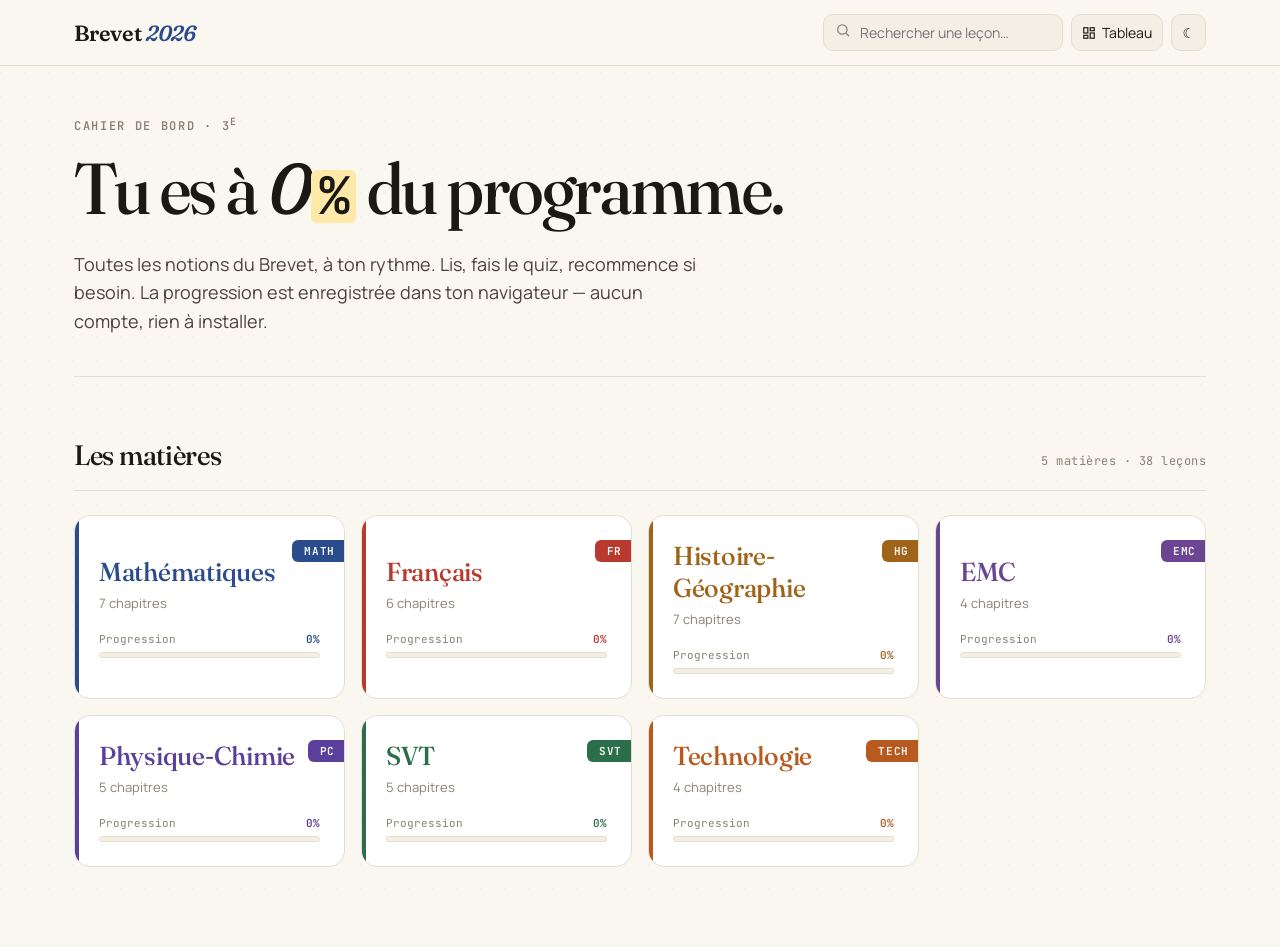
<file: index.html>
<!DOCTYPE html>
<html lang="fr" data-theme="light">
<head>
<meta charset="UTF-8">
<meta name="viewport" content="width=device-width, initial-scale=1.0">
<title>Révisions Brevet 3ᵉ — Cahier de bord</title>
<link rel="preconnect" href="https://fonts.googleapis.com">
<link rel="preconnect" href="https://fonts.gstatic.com" crossorigin>
<link href="https://fonts.googleapis.com/css2?family=Fraunces:ital,opsz,wght@0,9..144,400;0,9..144,500;0,9..144,600;0,9..144,700;0,9..144,900;1,9..144,400&family=Manrope:wght@400;500;600;700;800&family=JetBrains+Mono:wght@400;600&display=swap" rel="stylesheet">
<link rel="stylesheet" href="styles.css">
</head>
<body>

<header class="header">
  <div class="header-inner">
    <button class="brand" onclick="go({view:'home'})">Brevet <em>2026</em></button>
    <div class="header-actions">
      <div class="search-wrap">
        <span class="search-icon">
          <svg width="16" height="16" viewBox="0 0 24 24" fill="none" stroke="currentColor" stroke-width="2"><circle cx="11" cy="11" r="7"/><path d="m21 21-4.3-4.3"/></svg>
        </span>
        <input class="search" type="text" placeholder="Rechercher une leçon…" id="searchInput" oninput="onSearch(event)" onfocus="onSearch(event)">
      </div>
      <button class="icon-btn" onclick="go({view:'dashboard'})" title="Tableau de bord">
        <svg width="14" height="14" viewBox="0 0 24 24" fill="none" stroke="currentColor" stroke-width="2"><rect x="3" y="3" width="7" height="9"/><rect x="14" y="3" width="7" height="5"/><rect x="14" y="12" width="7" height="9"/><rect x="3" y="16" width="7" height="5"/></svg>
        <span class="hide-mobile">Tableau</span>
      </button>
      <button class="icon-btn" onclick="toggleTheme()" title="Mode sombre" id="themeBtn">
        <span id="themeIcon">☾</span>
      </button>
    </div>
  </div>
</header>

<main class="main" id="app"></main>

<script>
/* ============================================
   DATA — toutes les matières, leçons et quiz
   sera injecté juste après ce squelette
   ============================================ */
const DATA = {};

/* ============================================
   STATE & STORAGE
   ============================================ */
const STORAGE_KEY = 'brevet-revisions-v1';
let state = {
  view: 'home',
  subject: null,
  lesson: null,
  quizState: null,
  searchQuery: '',
};

let progress = loadProgress();

function loadProgress() {
  try {
    const raw = localStorage.getItem(STORAGE_KEY);
    if (raw) return JSON.parse(raw);
  } catch (e) { console.warn('Storage read failed', e); }
  return {
    revised: {}, // {subjectId: {lessonId: true}}
    quizScores: {}, // {subjectId: {lessonId: [{score, total, date}]}}
    points: 0,
    theme: 'light',
  };
}

function saveProgress() {
  try {
    localStorage.setItem(STORAGE_KEY, JSON.stringify(progress));
  } catch (e) { console.warn('Storage write failed', e); }
}

function toggleTheme() {
  const cur = document.documentElement.getAttribute('data-theme');
  const next = cur === 'light' ? 'dark' : 'light';
  document.documentElement.setAttribute('data-theme', next);
  document.getElementById('themeIcon').textContent = next === 'light' ? '☾' : '☀';
  progress.theme = next;
  saveProgress();
}

// init theme
if (progress.theme === 'dark') {
  document.documentElement.setAttribute('data-theme', 'dark');
  setTimeout(() => { document.getElementById('themeIcon').textContent = '☀'; }, 0);
}

/* ============================================
   ROUTER
   ============================================ */
function go(newState) {
  state = { ...state, ...newState };
  if (newState.view) state.searchQuery = '';
  window.scrollTo({ top: 0, behavior: 'instant' });
  render();
}

/* ============================================
   PROGRESS HELPERS
   ============================================ */
function isRevised(subjectId, lessonId) {
  return !!(progress.revised[subjectId] && progress.revised[subjectId][lessonId]);
}
function toggleRevised(subjectId, lessonId) {
  if (!progress.revised[subjectId]) progress.revised[subjectId] = {};
  if (progress.revised[subjectId][lessonId]) {
    delete progress.revised[subjectId][lessonId];
  } else {
    progress.revised[subjectId][lessonId] = true;
    progress.points += 10;
  }
  saveProgress();
}
function recordQuizScore(subjectId, lessonId, score, total) {
  if (!progress.quizScores[subjectId]) progress.quizScores[subjectId] = {};
  if (!progress.quizScores[subjectId][lessonId]) progress.quizScores[subjectId][lessonId] = [];
  progress.quizScores[subjectId][lessonId].push({ score, total, date: Date.now() });
  progress.points += score * 5;
  saveProgress();
}
function bestQuizScore(subjectId, lessonId) {
  const scores = progress.quizScores[subjectId]?.[lessonId];
  if (!scores || !scores.length) return null;
  return scores.reduce((max, s) => (s.score / s.total) > (max.score / max.total) ? s : max);
}
function subjectProgress(subjectId) {
  const subj = DATA[subjectId];
  if (!subj) return 0;
  const total = subj.lessons.length;
  if (!total) return 0;
  const done = Object.keys(progress.revised[subjectId] || {}).length;
  return Math.round((done / total) * 100);
}
function globalProgress() {
  let total = 0, done = 0;
  Object.keys(DATA).forEach(sid => {
    total += DATA[sid].lessons.length;
    done += Object.keys(progress.revised[sid] || {}).length;
  });
  return total ? Math.round((done / total) * 100) : 0;
}

/* ============================================
   UTILS
   ============================================ */
function shuffle(arr) {
  const a = [...arr];
  for (let i = a.length - 1; i > 0; i--) {
    const j = Math.floor(Math.random() * (i + 1));
    [a[i], a[j]] = [a[j], a[i]];
  }
  return a;
}

function readingTime(content) {
  const text = content.replace(/<[^>]+>/g, ' ');
  const words = text.trim().split(/\s+/).length;
  return Math.max(3, Math.ceil(words / 200));
}

function escapeHtml(s) {
  return String(s).replace(/[&<>"']/g, c => ({'&':'&amp;','<':'&lt;','>':'&gt;','"':'&quot;',"'":'&#39;'}[c]));
}

function ytSearchUrl(query) {
  return 'https://www.youtube.com/results?search_query=' + encodeURIComponent(query + ' brevet 3e');
}

function youtubeLinks(queries) {
  return queries.map(q => `
    <a class="video-link" href="${ytSearchUrl(q)}" target="_blank" rel="noopener">
      <span class="play">
        <svg width="14" height="14" viewBox="0 0 24 24" fill="currentColor"><path d="M8 5v14l11-7z"/></svg>
      </span>
      <span class="title">${escapeHtml(q)}</span>
      <span class="arrow">↗</span>
    </a>
  `).join('');
}

function setSubjectVars(subjectId) {
  const colors = {
    maths: { c: 'var(--maths)', s: 'var(--maths-soft)' },
    francais: { c: 'var(--fr)', s: 'var(--fr-soft)' },
    histoiregeo: { c: 'var(--hg)', s: 'var(--hg-soft)' },
    emc: { c: 'var(--emc)', s: 'var(--emc-soft)' },
    sciences: { c: 'var(--svt)', s: 'var(--svt-soft)' },
    physiquechimie: { c: 'var(--pc)', s: 'var(--pc-soft)' },
    svt: { c: 'var(--svt)', s: 'var(--svt-soft)' },
    technologie: { c: 'var(--tech)', s: 'var(--tech-soft)' },
  };
  const cs = colors[subjectId] || { c: 'var(--ink)', s: 'var(--paper-deep)' };
  return `--subject-color: ${cs.c}; --subject-soft: ${cs.s};`;
}

function encouragement(pct) {
  if (pct === 100) return "Sans-faute. Tu maîtrises le sujet — passe à la suite.";
  if (pct >= 80) return "Très solide. Encore un tour pour aller chercher le 20/20.";
  if (pct >= 60) return "Bien parti. Reprends les questions ratées et retente.";
  if (pct >= 40) return "Tu accroches. La fiche de révision va consolider tout ça.";
  if (pct >= 20) return "Il faut relire la leçon — l'essentiel n'est pas encore en place.";
  return "Ce chapitre n'est pas acquis. Relis la fiche tranquillement, puis reviens.";
}

/* ============================================
   RENDER
   ============================================ */
function render() {
  const app = document.getElementById('app');
  if (state.searchQuery && state.searchQuery.length >= 2) {
    app.innerHTML = renderSearch();
  } else if (state.view === 'home') {
    app.innerHTML = renderHome();
  } else if (state.view === 'subject') {
    app.innerHTML = renderSubject(state.subject);
  } else if (state.view === 'lesson') {
    app.innerHTML = renderLesson(state.subject, state.lesson);
  } else if (state.view === 'quiz') {
    app.innerHTML = renderQuiz();
  } else if (state.view === 'quiz-result') {
    app.innerHTML = renderQuizResult();
  } else if (state.view === 'dashboard') {
    app.innerHTML = renderDashboard();
  }
}

/* ----- HOME ----- */
function renderHome() {
  const pct = globalProgress();
  const subjects = Object.keys(DATA);
  return `
    <section class="hero">
      <div class="hero-eyebrow">Cahier de bord · 3<sup>e</sup></div>
      <h1 class="hero-title">
        Tu es à <em>${pct}<span class="pct">%</span></em> du programme.
      </h1>
      <p class="hero-sub">Toutes les notions du Brevet, à ton rythme. Lis, fais le quiz, recommence si besoin. La progression est enregistrée dans ton navigateur — aucun compte, rien à installer.</p>
    </section>

    <section class="section" style="margin-top:0;">
      <div class="section-head">
        <h2 class="section-title">Les matières</h2>
        <span class="section-meta">5 matières · ${Object.values(DATA).reduce((n,s)=>n+s.lessons.length,0)} leçons</span>
      </div>
      <div class="subjects">
        ${subjects.map(sid => {
          const s = DATA[sid];
          const p = subjectProgress(sid);
          return `
            <button class="subject-card" style="${setSubjectVars(sid)}" onclick="go({view:'subject', subject:'${sid}'})">
              <span class="tab">${s.code}</span>
              <h3>${s.name}</h3>
              <div class="lessons-count">${s.lessons.length} chapitres</div>
              <div class="subject-progress">
                <div class="progress-label">
                  <span>Progression</span>
                  <span class="val">${p}%</span>
                </div>
                <div class="progress-track"><div class="progress-fill" style="width:${p}%"></div></div>
              </div>
            </button>
          `;
        }).join('')}
      </div>
    </section>

    ${pct > 0 ? `<div class="banner">${encouragement(pct).replace(/^./, c=>c.toUpperCase())}</div>` : ''}
  `;
}

/* ----- SUBJECT ----- */
function renderSubject(sid) {
  const s = DATA[sid];
  if (!s) return renderHome();
  const p = subjectProgress(sid);
  const done = Object.keys(progress.revised[sid] || {}).length;

  return `
    <div style="${setSubjectVars(sid)}">
      <button class="crumb" onclick="go({view:'home'})">← Toutes les matières</button>

      <header class="subject-header">
        <div class="subject-eyebrow">${s.code}</div>
        <h1 class="subject-h1">${s.headline}</h1>
        <p style="font-size:18px; color:var(--ink-soft); max-width:680px; margin-bottom:24px;">${s.intro}</p>
        <div class="subject-meta">
          <div><strong>${s.lessons.length}</strong> chapitres</div>
          <div><strong>${done}</strong> révisés</div>
          <div><strong>${p}%</strong> de progression</div>
        </div>
        <div class="subject-actions">
          <button class="btn btn-primary" onclick="startMixedQuiz('${sid}')">
            <svg width="16" height="16" viewBox="0 0 24 24" fill="none" stroke="currentColor" stroke-width="2.5"><path d="M9 11l3 3L22 4"/><path d="M21 12v7a2 2 0 0 1-2 2H5a2 2 0 0 1-2-2V5a2 2 0 0 1 2-2h11"/></svg>
            Quiz général de la matière
          </button>
        </div>
      </header>

      <div class="lessons-list">
        ${s.lessons.map((l, i) => {
          const revised = isRevised(sid, l.id);
          const best = bestQuizScore(sid, l.id);
          return `
            <button class="lesson-row" onclick="go({view:'lesson', subject:'${sid}', lesson:'${l.id}'})">
              <div class="lesson-num">${String(i+1).padStart(2, '0')}</div>
              <div class="lesson-info">
                <h4>${l.title}</h4>
                <div class="meta">
                  <span>${readingTime(l.content)} min de lecture</span>
                  ${best ? `<span class="dot"></span><span>meilleur score : ${best.score}/${best.total}</span>` : ''}
                </div>
              </div>
              <div class="lesson-status">
                <span class="status-pill ${revised ? 'done' : 'todo'}">${revised ? '✓ Révisée' : 'À voir'}</span>
              </div>
            </button>
          `;
        }).join('')}
      </div>
    </div>
  `;
}

/* ----- LESSON ----- */
function renderLesson(sid, lid) {
  const s = DATA[sid];
  if (!s) return renderHome();
  const l = s.lessons.find(x => x.id === lid);
  if (!l) return renderSubject(sid);

  const revised = isRevised(sid, lid);
  const time = readingTime(l.content);

  return `
    <div style="${setSubjectVars(sid)}">
      <button class="crumb" onclick="go({view:'subject', subject:'${sid}'})">← ${s.name}</button>

      <article class="lesson-article">
        <div class="lesson-eyebrow">${s.name} · Chapitre ${s.lessons.indexOf(l)+1}</div>
        <h1 class="lesson-title">${l.title}</h1>
        <div class="lesson-meta">
          <span>${time} min de lecture</span>
          ${revised ? '<span>· révisée</span>' : ''}
        </div>

        <div class="lesson-content">${l.content}</div>

        ${l.review ? `
          <div class="review-card">
            <h3>${l.review.title || 'À retenir'}</h3>
            <ul>${l.review.points.map(p => `<li>${p}</li>`).join('')}</ul>
          </div>
        ` : ''}

        ${l.videos && l.videos.length ? `
          <section class="videos-section">
            <h3>Vidéos recommandées</h3>
            ${youtubeLinks(l.videos)}
          </section>
        ` : ''}

        <footer class="lesson-footer">
          <button class="btn ${revised ? 'btn-done' : 'btn-ghost'}" onclick="toggleRevised('${sid}','${lid}'); render();">
            ${revised ? '✓ Révisée' : 'Marquer comme révisée'}
          </button>
          <button class="btn btn-primary" onclick="startLessonQuiz('${sid}','${lid}')">
            Lancer le quiz →
          </button>
        </footer>
      </article>
    </div>
  `;
}

/* ============================================
   QUIZ ENGINE
   ============================================ */
function buildQuizSet(questions, n) {
  // mélanger questions, en prendre n, mélanger options des QCM
  const pick = shuffle(questions).slice(0, Math.min(n, questions.length));
  return pick.map(q => {
    if (q.type === 'qcm') {
      const opts = q.options.map((text, i) => ({ text, isCorrect: i === q.correct }));
      const shuffled = shuffle(opts);
      return { ...q, _options: shuffled };
    }
    return { ...q };
  });
}

function startLessonQuiz(sid, lid) {
  const s = DATA[sid];
  const l = s.lessons.find(x => x.id === lid);
  if (!l || !l.quiz || !l.quiz.length) {
    alert('Quiz indisponible pour cette leçon.');
    return;
  }
  state.quizState = {
    sid, lid,
    questions: buildQuizSet(l.quiz, Math.min(8, l.quiz.length)),
    current: 0,
    answers: [],
    selected: null,
    revealed: false,
    title: l.title,
  };
  go({ view: 'quiz' });
}

function startMixedQuiz(sid) {
  const s = DATA[sid];
  // collecter toutes les questions de la matière
  const all = [];
  s.lessons.forEach(l => {
    if (l.quiz) {
      l.quiz.forEach(q => all.push({ ...q, _from: l.title }));
    }
  });
  if (!all.length) { alert('Pas de questions disponibles.'); return; }
  state.quizState = {
    sid, lid: null,
    questions: buildQuizSet(all, 10),
    current: 0,
    answers: [],
    selected: null,
    revealed: false,
    title: `Quiz général ${s.name}`,
  };
  go({ view: 'quiz' });
}

function selectOption(idx) {
  if (!state.quizState || state.quizState.revealed) return;
  state.quizState.selected = idx;
  render();
}

function updateShortAnswer(val) {
  state.quizState.selected = val;
}

function submitAnswer() {
  const q = state.quizState.questions[state.quizState.current];
  let isCorrect = false;
  let given = state.quizState.selected;

  if (q.type === 'qcm') {
    if (given === null || given === undefined) return;
    isCorrect = q._options[given].isCorrect;
  } else if (q.type === 'tf') {
    if (given === null) return;
    isCorrect = (given === q.correct);
  } else if (q.type === 'short') {
    given = (given || '').toString().trim().toLowerCase();
    if (!given) return;
    const accepted = q.accepted.map(a => a.toLowerCase());
    isCorrect = accepted.some(a => given === a || given.replace(/\s+/g,'') === a.replace(/\s+/g,''));
  }

  state.quizState.answers.push({ question: q, given, isCorrect });
  state.quizState.revealed = true;
  render();
}

function nextQuestion() {
  state.quizState.current++;
  state.quizState.selected = null;
  state.quizState.revealed = false;
  if (state.quizState.current >= state.quizState.questions.length) {
    finishQuiz();
  } else {
    render();
  }
}

function finishQuiz() {
  const qs = state.quizState;
  const score = qs.answers.filter(a => a.isCorrect).length;
  const total = qs.questions.length;
  if (qs.lid) recordQuizScore(qs.sid, qs.lid, score, total);
  else {
    // mixed: enregistrer comme général
    if (!progress.quizScores[qs.sid]) progress.quizScores[qs.sid] = {};
    if (!progress.quizScores[qs.sid]['_general']) progress.quizScores[qs.sid]['_general'] = [];
    progress.quizScores[qs.sid]['_general'].push({ score, total, date: Date.now() });
    progress.points += score * 5;
    saveProgress();
  }
  go({ view: 'quiz-result' });
}

function renderQuiz() {
  const qs = state.quizState;
  if (!qs) return renderHome();
  const sid = qs.sid;
  const q = qs.questions[qs.current];
  const pct = ((qs.current) / qs.questions.length) * 100;

  let optionsHtml = '';
  if (q.type === 'qcm') {
    const letters = ['A', 'B', 'C', 'D', 'E'];
    optionsHtml = `
      <div class="quiz-options">
        ${q._options.map((opt, i) => {
          let cls = 'quiz-option';
          if (qs.revealed) {
            if (opt.isCorrect) cls += ' correct';
            else if (qs.selected === i) cls += ' incorrect';
            cls += ' disabled';
          } else if (qs.selected === i) {
            cls += ' selected';
          }
          return `
            <button class="${cls}" onclick="selectOption(${i})">
              <span class="letter">${letters[i]}</span>
              <span>${opt.text}</span>
            </button>
          `;
        }).join('')}
      </div>
    `;
  } else if (q.type === 'tf') {
    optionsHtml = `
      <div class="quiz-options">
        ${[true, false].map(val => {
          const label = val ? 'Vrai' : 'Faux';
          let cls = 'quiz-option';
          if (qs.revealed) {
            if (val === q.correct) cls += ' correct';
            else if (qs.selected === val) cls += ' incorrect';
            cls += ' disabled';
          } else if (qs.selected === val) {
            cls += ' selected';
          }
          return `
            <button class="${cls}" onclick="selectOption(${val})">
              <span class="letter">${val ? 'V' : 'F'}</span>
              <span>${label}</span>
            </button>
          `;
        }).join('')}
      </div>
    `;
  } else if (q.type === 'short') {
    optionsHtml = `
      <input type="text" class="quiz-input" placeholder="Ta réponse…" 
             value="${qs.revealed ? escapeHtml(qs.selected || '') : ''}"
             ${qs.revealed ? 'disabled' : ''}
             oninput="updateShortAnswer(this.value)" 
             onkeypress="if(event.key==='Enter'){submitAnswer()}">
      ${qs.revealed ? `
        <div style="font-size:14px; margin-bottom:16px;">
          ${qs.answers[qs.answers.length-1].isCorrect 
            ? '<span style="color:var(--ok); font-weight:600;">✓ Bonne réponse</span>' 
            : `<span style="color:var(--bad); font-weight:600;">✗ Mauvaise réponse.</span> Réponse attendue : <strong>${escapeHtml(q.accepted[0])}</strong>`}
        </div>
      ` : ''}
    `;
  }

  const typeLabel = { qcm: 'QCM', tf: 'Vrai / Faux', short: 'Réponse courte' }[q.type];

  return `
    <div class="quiz-shell" style="${setSubjectVars(sid)}">
      <button class="crumb" onclick="if(confirm('Quitter le quiz ?')) go({view: '${qs.lid ? 'lesson' : 'subject'}', subject: '${sid}'${qs.lid ? `, lesson: '${qs.lid}'` : ''}})">← Quitter</button>

      <header class="quiz-header">
        <div class="quiz-progress"><div class="quiz-progress-fill" style="width:${pct}%"></div></div>
        <div class="quiz-counter">
          <span>${qs.title}</span>
          <span>Question <strong>${qs.current + 1}</strong> / ${qs.questions.length}</span>
        </div>
      </header>

      <div class="quiz-type-badge">${typeLabel}</div>
      <h2 class="quiz-question">${q.question}</h2>

      ${optionsHtml}

      ${qs.revealed && q.explain ? `
        <div class="quiz-explanation">
          <strong>Explication.</strong> ${q.explain}
        </div>
      ` : ''}

      <div class="quiz-actions">
        ${qs.revealed
          ? `<button class="btn btn-primary" onclick="nextQuestion()">${qs.current + 1 >= qs.questions.length ? 'Voir le résultat' : 'Question suivante'} →</button>`
          : `<button class="btn btn-primary" onclick="submitAnswer()">Valider</button>`
        }
      </div>
    </div>
  `;
}

function renderQuizResult() {
  const qs = state.quizState;
  if (!qs) return renderHome();
  const sid = qs.sid;
  const score = qs.answers.filter(a => a.isCorrect).length;
  const total = qs.questions.length;
  const pct = Math.round((score / total) * 100);

  return `
    <div class="quiz-shell" style="${setSubjectVars(sid)}">
      <div class="result">
        <div class="result-score">${score}<em>/</em>${total}</div>
        <div class="result-pct">${pct}% de réussite</div>
        <p class="result-message">${encouragement(pct)}</p>
        <div class="result-breakdown">
          <div class="result-stat good">
            <span class="n">${score}</span>
            <span class="l">Bonnes réponses</span>
          </div>
          <div class="result-stat bad">
            <span class="n">${total - score}</span>
            <span class="l">Erreurs</span>
          </div>
          <div class="result-stat">
            <span class="n">+${score * 5}</span>
            <span class="l">Points gagnés</span>
          </div>
        </div>
        <div class="result-actions">
          ${qs.lid
            ? `<button class="btn btn-primary" onclick="startLessonQuiz('${qs.sid}','${qs.lid}')">Refaire un quiz</button>
               <button class="btn btn-ghost" onclick="go({view:'lesson', subject:'${qs.sid}', lesson:'${qs.lid}'})">Revoir la leçon</button>`
            : `<button class="btn btn-primary" onclick="startMixedQuiz('${qs.sid}')">Refaire un quiz</button>
               <button class="btn btn-ghost" onclick="go({view:'subject', subject:'${qs.sid}'})">Retour aux chapitres</button>`
          }
        </div>
      </div>

      <div class="result-review">
        <h3>Correction détaillée</h3>
        ${qs.answers.map((a, i) => {
          const q = a.question;
          let yourAns = '', correctAns = '';
          if (q.type === 'qcm') {
            const correctOpt = q._options.find(o => o.isCorrect);
            const givenOpt = q._options[a.given];
            yourAns = givenOpt ? givenOpt.text : '—';
            correctAns = correctOpt.text;
          } else if (q.type === 'tf') {
            yourAns = a.given ? 'Vrai' : 'Faux';
            correctAns = q.correct ? 'Vrai' : 'Faux';
          } else if (q.type === 'short') {
            yourAns = a.given || '—';
            correctAns = q.accepted[0];
          }
          return `
            <div class="review-item">
              <div class="q">${i+1}. ${q.question}</div>
              <div class="your-ans ${a.isCorrect ? 'right' : 'wrong'}">
                ${a.isCorrect ? '✓' : '✗'} Ta réponse : ${escapeHtml(yourAns)}
              </div>
              ${!a.isCorrect ? `<div class="correct-ans">✓ Bonne réponse : ${escapeHtml(correctAns)}</div>` : ''}
              ${q.explain ? `<div class="expl">${q.explain}</div>` : ''}
            </div>
          `;
        }).join('')}
      </div>
    </div>
  `;
}

/* ----- DASHBOARD ----- */
function renderDashboard() {
  const pct = globalProgress();
  const totalLessons = Object.values(DATA).reduce((n,s)=>n+s.lessons.length,0);
  const doneLessons = Object.values(progress.revised).reduce((n,o)=>n+Object.keys(o).length,0);
  const totalQuizzes = Object.values(progress.quizScores).reduce((n,o)=>n+Object.values(o).reduce((m,arr)=>m+arr.length,0),0);

  return `
    <button class="crumb" onclick="go({view:'home'})">← Accueil</button>

    <header style="margin-bottom:48px;">
      <div style="font-family: 'JetBrains Mono', monospace; font-size:12px; letter-spacing:0.14em; color:var(--ink-mute); text-transform:uppercase; margin-bottom:12px;">Tableau de bord</div>
      <h1 style="font-family:'Fraunces',serif; font-weight:500; font-variation-settings:'opsz' 144,'SOFT' 30; font-size:clamp(40px,6vw,72px); letter-spacing:-0.02em; line-height:1;">
        Tes <em style="font-style:italic; font-variation-settings:'opsz' 144,'SOFT' 100;">progrès</em>.
      </h1>
    </header>

    <div class="dashboard-grid">
      <div class="dash-stat">
        <div class="label">Progression globale</div>
        <div class="value">${pct}<em>%</em></div>
      </div>
      <div class="dash-stat">
        <div class="label">Leçons révisées</div>
        <div class="value">${doneLessons}<em>/${totalLessons}</em></div>
      </div>
      <div class="dash-stat">
        <div class="label">Quiz réalisés</div>
        <div class="value">${totalQuizzes}</div>
      </div>
      <div class="dash-stat">
        <div class="label">Points</div>
        <div class="value">${progress.points}</div>
      </div>
    </div>

    <div class="section">
      <div class="section-head">
        <h2 class="section-title">Par matière</h2>
        <span class="section-meta">Détail des révisions</span>
      </div>
      ${Object.keys(DATA).map(sid => {
        const s = DATA[sid];
        const p = subjectProgress(sid);
        const done = Object.keys(progress.revised[sid] || {}).length;
        const colors = { maths:'var(--maths)', francais:'var(--fr)', histoiregeo:'var(--hg)', emc:'var(--emc)', physiquechimie:'var(--pc)', svt:'var(--svt)', technologie:'var(--tech)' };
        return `
          <div class="dash-subject-row" style="--subject-color: ${colors[sid]};">
            <div class="name"><span class="dot" style="background:${colors[sid]};"></span>${s.name}</div>
            <div class="progress-track"><div class="progress-fill" style="width:${p}%; background:${colors[sid]};"></div></div>
            <div class="nums">${done}/${s.lessons.length} · ${p}%</div>
          </div>
        `;
      }).join('')}
    </div>

    <div style="margin-top: 48px; padding-top: 32px; border-top: 1px solid var(--rule);">
      <button class="btn btn-ghost" onclick="if(confirm('Tout effacer ? Cette action est définitive.')){progress={revised:{},quizScores:{},points:0,theme:progress.theme};saveProgress();render();}">
        Réinitialiser la progression
      </button>
    </div>
  `;
}

/* ----- SEARCH ----- */
function onSearch(e) {
  const v = e.target.value;
  state.searchQuery = v;
  if (v && v.length >= 2) render();
  else if (!v) render();
}

function renderSearch() {
  const q = state.searchQuery.toLowerCase();
  const hits = [];
  Object.keys(DATA).forEach(sid => {
    DATA[sid].lessons.forEach(l => {
      if (l.title.toLowerCase().includes(q) || l.content.toLowerCase().includes(q)) {
        hits.push({ sid, l, subjectName: DATA[sid].name });
      }
    });
  });
  const colors = { maths:'var(--maths)', francais:'var(--fr)', histoiregeo:'var(--hg)', emc:'var(--emc)', physiquechimie:'var(--pc)', svt:'var(--svt)', technologie:'var(--tech)' };
  return `
    <div style="margin-bottom:24px; color:var(--ink-mute); font-size:14px;">${hits.length} résultat${hits.length>1?'s':''} pour « ${escapeHtml(state.searchQuery)} »</div>
    ${hits.length ? `
      <div class="search-results">
        ${hits.map(h => `
          <button class="search-result" onclick="document.getElementById('searchInput').value=''; state.searchQuery=''; go({view:'lesson', subject:'${h.sid}', lesson:'${h.l.id}'})">
            <span class="subj-tag" style="background:${colors[h.sid]};">${DATA[h.sid].code}</span>
            <span class="title">${h.l.title}</span>
          </button>
        `).join('')}
      </div>
    ` : '<div class="no-results">Aucune leçon ne correspond. Essaie un autre mot-clé.</div>'}
  `;
}

/* ============================================
   BOOT
   ============================================ */
// render appelé après injection de DATA dans le script suivant
</script>

<script id="data-script">
Object.assign(DATA, {

/* ============================================================
   MATHÉMATIQUES
   ============================================================ */
maths: {
  name: 'Mathématiques',
  code: 'MATH',
  headline: 'Calculer, démontrer, <em>raisonner</em>.',
  intro: "Tout ce qui peut tomber au Brevet en maths : Pythagore, Thalès, trigonométrie, calcul littéral, fonctions, statistiques et probabilités. Avec exemples résolus et fiches courtes.",
  lessons: [
    {
      id: 'pythagore',
      title: 'Théorème de Pythagore',
      content: `
<p>Le théorème de Pythagore relie les <strong>trois côtés d'un triangle rectangle</strong>. C'est l'un des outils les plus utilisés au Brevet : il sert à <strong>calculer une longueur manquante</strong>, ou à <strong>démontrer qu'un triangle est rectangle</strong> grâce à sa réciproque.</p>

<h2>Énoncé direct</h2>
<p>Si un triangle est rectangle, alors le carré de l'hypoténuse est égal à la somme des carrés des deux autres côtés. L'<strong>hypoténuse</strong> est le côté <em>opposé à l'angle droit</em> — c'est toujours le plus long.</p>

<div class="formula">Dans un triangle ABC rectangle en A : BC² = AB² + AC²</div>

<div class="example">
<p>Un triangle ABC est rectangle en A, avec AB = 3 cm et AC = 4 cm. Calculer BC.</p>
<p>D'après le théorème de Pythagore :</p>
<p><code>BC² = AB² + AC² = 3² + 4² = 9 + 16 = 25</code></p>
<p>Donc <code>BC = √25 = 5 cm</code>.</p>
</div>

<h2>Calculer un côté de l'angle droit</h2>
<p>Si on connaît l'hypoténuse et un côté, on isole le côté manquant :</p>
<div class="formula">AB² = BC² − AC²</div>

<div class="example">
<p>EFG rectangle en E, FG = 13 cm, EF = 5 cm. Calculer EG.</p>
<p><code>EG² = FG² − EF² = 169 − 25 = 144</code></p>
<p>Donc <code>EG = √144 = 12 cm</code>.</p>
</div>

<h2>Réciproque : prouver qu'un triangle est rectangle</h2>
<p>Si dans un triangle, le carré du plus grand côté est égal à la somme des carrés des deux autres, alors le triangle est rectangle, et l'angle droit est <strong>opposé au plus grand côté</strong>.</p>

<div class="example">
<p>Un triangle a pour côtés 6 cm, 8 cm et 10 cm. Est-il rectangle ?</p>
<p>Le plus grand côté est 10. On compare :</p>
<p><code>10² = 100</code> et <code>6² + 8² = 36 + 64 = 100</code>.</p>
<p>Les deux résultats sont égaux : le triangle est <strong>rectangle</strong>, et l'angle droit est opposé au côté de 10 cm.</p>
</div>

<div class="tip">Si les deux résultats ne sont pas égaux, on dit que le triangle <strong>n'est pas rectangle</strong>. On ne dit jamais qu'il « pourrait l'être ».</div>
      `,
      review: {
        title: 'À retenir',
        points: [
          'L\'hypoténuse est toujours le côté opposé à l\'angle droit, et c\'est le plus long.',
          'Formule directe : (hypoténuse)² = (côté)² + (côté)².',
          'Pour un côté de l\'angle droit : on soustrait, pas on additionne.',
          'Réciproque : si le carré du plus grand côté = somme des carrés des deux autres → triangle rectangle.',
          'Toujours bien rédiger : « D\'après le théorème de Pythagore… »',
        ],
      },
      videos: [
        'théorème de Pythagore explication 3e',
        'réciproque du théorème de Pythagore exercice',
        'Pythagore exercice type brevet',
      ],
      quiz: [
        { type: 'qcm', question: "Dans un triangle ABC rectangle en A, l'hypoténuse est :", options: ['AB', 'AC', 'BC', "Ça dépend des longueurs"], correct: 2, explain: "L'hypoténuse est toujours le côté opposé à l'angle droit. Ici l'angle droit est en A, donc l'hypoténuse est le côté qui ne touche pas A : BC." },
        { type: 'qcm', question: "Un triangle est rectangle en R avec RS = 6 et RT = 8. Combien vaut ST ?", options: ['10', '14', '√28', '12'], correct: 0, explain: "ST² = 6² + 8² = 36 + 64 = 100, donc ST = 10." },
        { type: 'tf', question: "Un triangle de côtés 5, 12, 13 est rectangle.", correct: true, explain: "13² = 169 et 5² + 12² = 25 + 144 = 169. Égalité vérifiée : triangle rectangle." },
        { type: 'tf', question: "Un triangle de côtés 4, 5, 7 est rectangle.", correct: false, explain: "7² = 49 mais 4² + 5² = 16 + 25 = 41. Différent, donc non rectangle." },
        { type: 'qcm', question: "Dans un triangle MNP rectangle en M avec MN = 9 et NP = 15, MP vaut :", options: ['6', '12', '√306', '17'], correct: 1, explain: "NP est l'hypoténuse (opposée à M). MP² = NP² − MN² = 225 − 81 = 144. MP = 12." },
        { type: 'short', question: "Quel est le carré de 13 ? (utilisé souvent dans Pythagore)", accepted: ['169'], explain: "13 × 13 = 169. Connaître les carrés des entiers jusqu'à 15 fait gagner du temps." },
        { type: 'qcm', question: "Pour démontrer qu'un triangle est rectangle, on utilise :", options: ['Le théorème direct', 'La réciproque de Pythagore', "Le théorème de Thalès", "La trigonométrie"], correct: 1, explain: "La réciproque prouve qu'un triangle EST rectangle. Le théorème direct sert à calculer une longueur quand on sait DÉJÀ qu'il est rectangle." },
        { type: 'tf', question: "La racine carrée de 144 est 12.", correct: true, explain: "12 × 12 = 144. Les carrés parfaits sont à connaître par cœur jusqu'à 15² = 225." },
      ],
    },

    {
      id: 'thales',
      title: 'Théorème de Thalès',
      content: `
<p>Le théorème de Thalès permet de <strong>calculer des longueurs dans une configuration de droites parallèles coupant deux sécantes</strong>. C'est le grand frère de Pythagore : il intervient dès qu'on voit des triangles emboîtés.</p>

<h2>Configuration de base</h2>
<p>On a deux droites qui se coupent en un point A. Sur l'une, deux points B et M. Sur l'autre, deux points C et N. Si (BC) et (MN) sont <strong>parallèles</strong>, alors on peut appliquer Thalès.</p>

<div class="formula">AM/AB = AN/AC = MN/BC</div>

<p>Les trois rapports sont <strong>égaux</strong>. On dit qu'on a une « égalité de rapports » ou un « tableau de proportionnalité ».</p>

<div class="example">
<p>(MN) // (BC). AM = 3, AB = 5, AC = 10. Calculer AN.</p>
<p>D'après Thalès : <code>AM/AB = AN/AC</code></p>
<p><code>3/5 = AN/10</code></p>
<p>Produit en croix : <code>AN = (3 × 10) / 5 = 6</code>.</p>
</div>

<h2>Configuration « papillon »</h2>
<p>Même principe quand les points sont situés <strong>de part et d'autre</strong> du point A : on parle de configuration en papillon (ou en nœud papillon). Les rapports sont les mêmes, il faut juste bien identifier les triangles.</p>

<h2>Réciproque du théorème de Thalès</h2>
<p>Elle sert à prouver que <strong>deux droites sont parallèles</strong>. Si les points A, M, B sont alignés dans cet ordre, A, N, C aussi, et si <code>AM/AB = AN/AC</code>, alors (MN) est parallèle à (BC).</p>

<div class="tip">Attention à l'<strong>ordre des points</strong> sur la droite : il doit être le même des deux côtés (par exemple A puis M puis B, et A puis N puis C). Sinon on ne peut pas conclure.</div>

<div class="example">
<p>AB = 6, AM = 4, AC = 9, AN = 6. Les droites (MN) et (BC) sont-elles parallèles ?</p>
<p><code>AM/AB = 4/6 = 2/3</code> et <code>AN/AC = 6/9 = 2/3</code>.</p>
<p>Les rapports sont égaux, et les points sont alignés dans le même ordre. D'après la réciproque de Thalès, (MN) // (BC).</p>
</div>
      `,
      review: {
        title: 'À retenir',
        points: [
          'Thalès = deux droites sécantes coupées par des parallèles.',
          'Formule : trois rapports égaux, dans l\'ordre AM/AB = AN/AC = MN/BC.',
          'On utilise le produit en croix pour trouver la longueur manquante.',
          'La réciproque sert à prouver le parallélisme — vérifier les rapports ET l\'ordre des points.',
          'Toujours commencer par : « D\'après le théorème de Thalès… »',
        ],
      },
      videos: [
        'théorème de Thalès 3e cours',
        'configuration papillon Thalès',
        'réciproque Thalès démonstration parallèles',
      ],
      quiz: [
        { type: 'qcm', question: "Le théorème de Thalès s'applique quand on a :", options: ['Un triangle rectangle', 'Des droites parallèles coupant deux sécantes', "Deux triangles isocèles", "Un cercle et une tangente"], correct: 1, explain: "Thalès suppose deux sécantes (qui se coupent en un point) et des parallèles coupant ces sécantes." },
        { type: 'qcm', question: "(MN) // (BC). AM = 2, AB = 6, BC = 9. Combien vaut MN ?", options: ['3', '4', '6', '13.5'], correct: 0, explain: "AM/AB = MN/BC → 2/6 = MN/9 → MN = 9 × 2/6 = 3." },
        { type: 'tf', question: "La réciproque de Thalès permet de calculer une longueur.", correct: false, explain: "La réciproque sert à démontrer que des droites sont parallèles. Pour calculer une longueur on utilise le théorème direct." },
        { type: 'qcm', question: "Dans une configuration de Thalès, on a AM/AB = 3/5. Si AC = 20, alors AN vaut :", options: ['12', '15', '4', '8'], correct: 0, explain: "AN/AC = 3/5 donc AN = 20 × 3/5 = 12." },
        { type: 'tf', question: "Pour appliquer la réciproque de Thalès, l'ordre des points sur les droites n'a aucune importance.", correct: false, explain: "L'ordre des points est crucial. Si les points sont dans le mauvais ordre, on ne peut pas conclure au parallélisme." },
        { type: 'qcm', question: "Le produit en croix de 3/4 = x/12 donne :", options: ['x = 9', 'x = 16', 'x = 36', "x = 6"], correct: 0, explain: "3 × 12 = 4 × x → 36 = 4x → x = 9." },
        { type: 'short', question: "Quel théorème prouve que deux droites sont parallèles à partir de rapports égaux ?", accepted: ['la réciproque de thalès', 'réciproque de thalès', 'réciproque du théorème de thalès'], explain: "C'est la réciproque du théorème de Thalès, à bien distinguer du théorème direct." },
      ],
    },

    {
      id: 'trigonometrie',
      title: 'Trigonométrie',
      content: `
<p>La trigonométrie permet de relier les <strong>angles aigus</strong> d'un triangle rectangle aux <strong>longueurs de ses côtés</strong>. Trois fonctions à connaître : <code>cos</code>, <code>sin</code> et <code>tan</code>.</p>

<h2>Vocabulaire</h2>
<p>Dans un triangle rectangle, par rapport à un angle aigu :</p>
<ul>
  <li><strong>L'hypoténuse</strong> : toujours le côté opposé à l'angle droit.</li>
  <li><strong>Le côté adjacent</strong> : celui qui « touche » l'angle (autre que l'hypoténuse).</li>
  <li><strong>Le côté opposé</strong> : celui qui ne touche pas l'angle.</li>
</ul>

<h2>Les trois formules</h2>
<div class="formula">cos(angle) = adjacent / hypoténuse
sin(angle) = opposé / hypoténuse
tan(angle) = opposé / adjacent</div>

<div class="tip">Moyen mnémotechnique : <strong>CAH SOH TOA</strong>. Cos = Adjacent / Hypoténuse, Sin = Opposé / Hypoténuse, Tan = Opposé / Adjacent.</div>

<h2>Calculer un côté</h2>
<div class="example">
<p>ABC rectangle en B. L'angle  = 35°, AC = 12 cm. Calculer BC.</p>
<p>Par rapport à l'angle Â : AC est l'hypoténuse, BC est le côté opposé.</p>
<p><code>sin(35°) = BC / AC</code></p>
<p><code>BC = 12 × sin(35°) ≈ 12 × 0,574 ≈ 6,88 cm</code></p>
</div>

<h2>Calculer un angle</h2>
<p>On utilise les touches <code>cos⁻¹</code>, <code>sin⁻¹</code>, <code>tan⁻¹</code> de la calculatrice (notées parfois <code>acos</code>, <code>asin</code>, <code>atan</code>).</p>

<div class="example">
<p>Dans un triangle rectangle, l'opposé d'un angle aigu vaut 5 et l'adjacent vaut 7. Calculer l'angle.</p>
<p><code>tan(angle) = 5/7</code></p>
<p><code>angle = tan⁻¹(5/7) ≈ 35,5°</code></p>
</div>

<div class="tip">La calculatrice doit être en mode <strong>degrés</strong> (DEG), pas en radians (RAD) — c'est une cause d'erreur classique au brevet.</div>
      `,
      review: {
        title: 'À retenir',
        points: [
          'Trigonométrie = uniquement dans un triangle rectangle.',
          'CAH SOH TOA : cos = adj/hyp, sin = opp/hyp, tan = opp/adj.',
          'Pour trouver un angle : utiliser cos⁻¹, sin⁻¹ ou tan⁻¹.',
          'Toujours mettre la calculatrice en mode DEG.',
          'Identifier d\'abord l\'hypoténuse, puis le côté opposé/adjacent à l\'angle choisi.',
        ],
      },
      videos: [
        'cosinus sinus tangente 3e brevet',
        'trigonométrie calculer un angle calculatrice',
        'CAH SOH TOA explication',
      ],
      quiz: [
        { type: 'qcm', question: "La formule du cosinus est :", options: ['opposé/hypoténuse', 'adjacent/hypoténuse', 'opposé/adjacent', 'hypoténuse/adjacent'], correct: 1, explain: "Cos = Adjacent / Hypoténuse (le CAH de CAH SOH TOA)." },
        { type: 'qcm', question: "Pour calculer un angle à partir des longueurs, on utilise :", options: ['cos, sin, tan', 'cos⁻¹, sin⁻¹, tan⁻¹', "Le théorème de Pythagore", "La réciproque de Thalès"], correct: 1, explain: "Les fonctions inverses (arccos, arcsin, arctan, notées avec ⁻¹) servent à passer du rapport à l'angle." },
        { type: 'tf', question: "La trigonométrie fonctionne dans n'importe quel triangle.", correct: false, explain: "Au programme du brevet, la trigonométrie ne s'applique qu'aux triangles rectangles." },
        { type: 'qcm', question: "Si sin(x) = 0,5, alors x vaut environ :", options: ['30°', '45°', '60°', '90°'], correct: 0, explain: "sin(30°) = 0,5 est une valeur remarquable à connaître. Avec la calculatrice : sin⁻¹(0,5) = 30°." },
        { type: 'tf', question: "Pour faire de la trigonométrie, la calculatrice doit être en radians.", correct: false, explain: "Elle doit être en DEG (degrés). Le mode RAD donnerait des résultats faux pour ce qu'on attend au brevet." },
        { type: 'qcm', question: "Dans un triangle rectangle, l'opposé d'un angle aigu vaut 4 et l'hypoténuse vaut 8. Cet angle vaut :", options: ['30°', '45°', '60°', '90°'], correct: 0, explain: "sin = 4/8 = 0,5, donc l'angle vaut 30°." },
        { type: 'short', question: "Quelle formule utilise opposé et adjacent (pas l'hypoténuse) ?", accepted: ['tangente', 'tan', 'la tangente'], explain: "tan = opposé / adjacent (le TOA de CAH SOH TOA)." },
      ],
    },

    {
      id: 'calcul-litteral',
      title: 'Calcul littéral et équations',
      content: `
<p>Le calcul littéral, c'est manipuler des <strong>expressions avec des lettres</strong> (x, y…). Au Brevet, on demande : développer, factoriser, résoudre une équation, parfois utiliser les identités remarquables.</p>

<h2>Développer</h2>
<p>Développer, c'est <strong>transformer un produit en somme</strong>. On utilise la distributivité.</p>
<div class="formula">k(a + b) = ka + kb
(a + b)(c + d) = ac + ad + bc + bd</div>

<div class="example">
<p>Développer <code>3(2x − 5) + 2(x + 4)</code>.</p>
<p><code>= 6x − 15 + 2x + 8</code></p>
<p><code>= 8x − 7</code></p>
</div>

<h2>Identités remarquables</h2>
<p>Trois formules à connaître par cœur :</p>
<div class="formula">(a + b)² = a² + 2ab + b²
(a − b)² = a² − 2ab + b²
(a + b)(a − b) = a² − b²</div>

<div class="example">
<p>Développer <code>(x + 5)²</code>.</p>
<p><code>= x² + 2 × x × 5 + 5² = x² + 10x + 25</code></p>
</div>

<h2>Factoriser</h2>
<p>Factoriser, c'est l'inverse : <strong>transformer une somme en produit</strong>. On cherche un facteur commun.</p>

<div class="example">
<p>Factoriser <code>15x² + 10x</code>.</p>
<p>Le facteur commun est <code>5x</code>.</p>
<p><code>15x² + 10x = 5x(3x + 2)</code></p>
</div>

<h2>Résoudre une équation du 1<sup>er</sup> degré</h2>
<p>On veut trouver la valeur de x. On <strong>isole x</strong> en faisant la même opération des deux côtés du signe =.</p>

<div class="example">
<p>Résoudre <code>3x + 7 = 22</code>.</p>
<p>On retire 7 des deux côtés : <code>3x = 15</code>.</p>
<p>On divise par 3 : <code>x = 5</code>.</p>
<p>Vérification : <code>3 × 5 + 7 = 22</code> ✓</p>
</div>

<h2>Équation produit</h2>
<p>Si un produit est nul, alors au moins un des facteurs est nul.</p>
<div class="formula">A × B = 0  ⟺  A = 0  ou  B = 0</div>

<div class="example">
<p>Résoudre <code>(x − 3)(2x + 4) = 0</code>.</p>
<p>Soit <code>x − 3 = 0</code> donc <code>x = 3</code>.</p>
<p>Soit <code>2x + 4 = 0</code> donc <code>x = −2</code>.</p>
<p>Les solutions sont <code>x = 3</code> et <code>x = −2</code>.</p>
</div>
      `,
      review: {
        title: 'À retenir',
        points: [
          'Développer = produit → somme ; factoriser = somme → produit.',
          'Identités remarquables : (a+b)², (a−b)², (a+b)(a−b) = a²−b².',
          'Résoudre une équation : faire la même opération des deux côtés pour isoler x.',
          'Équation produit nul : on annule chaque facteur séparément.',
          'Toujours vérifier la solution en remplaçant dans l\'équation de départ.',
        ],
      },
      videos: [
        'développer factoriser identités remarquables 3e',
        'résoudre équation premier degré brevet',
        'équation produit nul méthode',
      ],
      quiz: [
        { type: 'qcm', question: "Développer (x + 3)² donne :", options: ['x² + 9', 'x² + 6x + 9', 'x² + 3x + 9', '2x + 6'], correct: 1, explain: "(a + b)² = a² + 2ab + b². Ici (x + 3)² = x² + 2(x)(3) + 9 = x² + 6x + 9." },
        { type: 'qcm', question: "Factoriser 4x + 12 donne :", options: ['4(x + 12)', '4(x + 3)', '2(2x + 6)', "4x + 12 ne se factorise pas"], correct: 1, explain: "Le facteur commun est 4. 4x + 12 = 4(x + 3). 2(2x + 6) est correct mais pas complètement factorisé." },
        { type: 'qcm', question: "L'équation 5x − 8 = 17 a pour solution :", options: ['x = 5', 'x = 9/5', 'x = 25', 'x = 9'], correct: 0, explain: "5x = 17 + 8 = 25, donc x = 5." },
        { type: 'qcm', question: "L'équation (x − 2)(x + 7) = 0 a pour solutions :", options: ['x = 2 et x = 7', 'x = −2 et x = 7', 'x = 2 et x = −7', 'x = −2 et x = −7'], correct: 2, explain: "x − 2 = 0 donne x = 2. x + 7 = 0 donne x = −7." },
        { type: 'tf', question: "(a − b)² = a² − b².", correct: false, explain: "(a − b)² = a² − 2ab + b². L'identité a² − b² correspond à (a + b)(a − b)." },
        { type: 'qcm', question: "Développer (x − 5)(x + 5) donne :", options: ['x² + 25', 'x² − 25', 'x² − 10x + 25', '2x − 10'], correct: 1, explain: "(a + b)(a − b) = a² − b² donc (x − 5)(x + 5) = x² − 25." },
        { type: 'short', question: "Quelle est la solution de 2x + 6 = 0 ?", accepted: ['-3', '−3', 'x=-3', 'x = -3'], explain: "2x = −6 donc x = −3." },
      ],
    },

    {
      id: 'fonctions',
      title: 'Fonctions affines et linéaires',
      content: `
<p>Une <strong>fonction</strong> est une « machine » qui transforme un nombre en un autre. Au brevet, on travaille surtout avec des fonctions <strong>linéaires</strong> et <strong>affines</strong>, qui se représentent par des droites.</p>

<h2>Vocabulaire</h2>
<p>Si <code>f(x) = 3x + 2</code>, on lit « f de x égal 3x plus 2 ». On dit que f est une fonction de x. L'<strong>image</strong> de 4 par f est <code>f(4) = 3 × 4 + 2 = 14</code>. Un <strong>antécédent</strong> de 14 est 4 (c'est le nombre qui donne 14 en image).</p>

<h2>Fonction linéaire</h2>
<p>Une fonction linéaire est de la forme <code>f(x) = ax</code>. Sa représentation est une droite qui passe par <strong>l'origine</strong>.</p>
<ul>
  <li><strong>a</strong> est le <em>coefficient directeur</em> (ou pente).</li>
  <li>Une fonction linéaire modélise une <strong>situation de proportionnalité</strong>.</li>
</ul>

<div class="example">
<p>Si 1 kg de pommes coûte 2,50 €, alors le prix <code>f(x) = 2,50 × x</code> est une fonction linéaire. Le coefficient est le prix unitaire.</p>
</div>

<h2>Fonction affine</h2>
<p>Une fonction affine est de la forme <code>f(x) = ax + b</code>. Sa représentation est une droite qui <strong>ne passe pas forcément par l'origine</strong>.</p>
<ul>
  <li><strong>a</strong> : coefficient directeur (la pente).</li>
  <li><strong>b</strong> : ordonnée à l'origine (l'image de 0, donc le point où la droite coupe l'axe vertical).</li>
</ul>

<div class="example">
<p>Un taxi facture 4 € de prise en charge plus 1,20 € par kilomètre. Le prix d'une course est <code>f(x) = 1,20x + 4</code>. Ce n'est pas une situation de proportionnalité (à cause du 4 € fixe).</p>
</div>

<h2>Calculer une image, un antécédent</h2>
<div class="example">
<p>Soit <code>f(x) = 2x − 5</code>.</p>
<p>Image de 3 : <code>f(3) = 2 × 3 − 5 = 1</code>.</p>
<p>Antécédent de 7 : on résout <code>2x − 5 = 7</code>, soit <code>x = 6</code>.</p>
</div>

<h2>Calculer le coefficient à partir de deux points</h2>
<p>Si la droite passe par les points (x₁, y₁) et (x₂, y₂), alors :</p>
<div class="formula">a = (y₂ − y₁) / (x₂ − x₁)</div>

<div class="tip">Une fonction linéaire est un cas particulier de fonction affine (avec b = 0). Toute fonction linéaire est affine, mais l'inverse est faux.</div>
      `,
      review: {
        title: 'À retenir',
        points: [
          'Linéaire : f(x) = ax (passe par l\'origine) → proportionnalité.',
          'Affine : f(x) = ax + b (droite quelconque).',
          'a = coefficient directeur (pente). b = ordonnée à l\'origine.',
          'Image = f(x), c\'est le résultat. Antécédent = x, c\'est de quoi vient ce résultat.',
          'Trouver a entre deux points : a = (y₂ − y₁) / (x₂ − x₁).',
        ],
      },
      videos: [
        'fonction affine linéaire 3e cours',
        'image antécédent fonction brevet',
        'coefficient directeur droite calcul',
      ],
      quiz: [
        { type: 'qcm', question: "f(x) = 4x + 1 est une fonction :", options: ['linéaire', 'affine', "ni linéaire ni affine", "carrée"], correct: 1, explain: "Forme f(x) = ax + b avec b ≠ 0 : c'est une fonction affine, mais pas linéaire (car ne passe pas par l'origine)." },
        { type: 'qcm', question: "Si f(x) = 3x − 2, alors f(5) vaut :", options: ['13', '15', '17', '8'], correct: 0, explain: "f(5) = 3 × 5 − 2 = 15 − 2 = 13." },
        { type: 'qcm', question: "Si f(x) = 2x + 6, l'antécédent de 0 est :", options: ['0', '−3', '6', '−6'], correct: 1, explain: "On résout 2x + 6 = 0, soit x = −3." },
        { type: 'tf', question: "La représentation d'une fonction linéaire passe toujours par l'origine.", correct: true, explain: "Une fonction linéaire est de la forme f(x) = ax, donc f(0) = 0. Sa droite passe par (0, 0)." },
        { type: 'qcm', question: "Une droite passe par les points (1, 3) et (4, 12). Son coefficient directeur est :", options: ['3', '4', '9', "1/3"], correct: 0, explain: "a = (12 − 3) / (4 − 1) = 9/3 = 3." },
        { type: 'tf', question: "Toute fonction linéaire est aussi affine.", correct: true, explain: "f(x) = ax est un cas particulier de f(x) = ax + b avec b = 0. Donc oui, toute linéaire est affine." },
        { type: 'short', question: "Pour f(x) = 7x, quelle est l'image de 0 ?", accepted: ['0'], explain: "f(0) = 7 × 0 = 0. C'est vrai pour toute fonction linéaire." },
      ],
    },

    {
      id: 'statistiques-probabilites',
      title: 'Statistiques et probabilités',
      content: `
<p>Deux outils pour analyser des données et anticiper le hasard. Au brevet : <strong>moyenne, médiane, étendue</strong> et <strong>probabilités simples</strong>.</p>

<h2>Statistiques</h2>

<h3>Moyenne</h3>
<p>On additionne toutes les valeurs et on divise par leur nombre.</p>
<div class="formula">moyenne = (somme des valeurs) / (nombre de valeurs)</div>

<h3>Médiane</h3>
<p>C'est la valeur qui <strong>partage la série ordonnée en deux moitiés</strong>. Pour la trouver :</p>
<ol>
  <li>Ranger les valeurs dans l'ordre croissant.</li>
  <li>Si le nombre de valeurs est impair : c'est la valeur du milieu.</li>
  <li>Si pair : c'est la moyenne des deux valeurs centrales.</li>
</ol>

<h3>Étendue</h3>
<p>Différence entre la valeur la plus grande et la plus petite.</p>
<div class="formula">étendue = max − min</div>

<div class="example">
<p>Notes : 8, 12, 14, 10, 18, 7, 13.</p>
<p>Rangées : 7, 8, 10, 12, 13, 14, 18.</p>
<p>Moyenne : (8+12+14+10+18+7+13)/7 = 82/7 ≈ 11,71.</p>
<p>Médiane : la valeur du milieu (4ᵉ position) = 12.</p>
<p>Étendue : 18 − 7 = 11.</p>
</div>

<h2>Probabilités</h2>

<p>Une <strong>probabilité</strong> mesure la chance qu'un événement se produise. C'est un nombre entre 0 et 1 (ou entre 0% et 100%).</p>

<div class="formula">P(événement) = nombre de cas favorables / nombre de cas possibles</div>

<div class="example">
<p>On lance un dé à 6 faces. Probabilité d'obtenir un 6 : <code>1/6</code>.</p>
<p>Probabilité d'obtenir un nombre pair : il y a 3 cas favorables (2, 4, 6), donc <code>3/6 = 1/2</code>.</p>
</div>

<h3>Événements et opérations</h3>
<ul>
  <li><strong>Événement certain</strong> : probabilité 1.</li>
  <li><strong>Événement impossible</strong> : probabilité 0.</li>
  <li><strong>Événement contraire</strong> de A : <code>P(non A) = 1 − P(A)</code>.</li>
</ul>

<div class="example">
<p>Si P(pluie demain) = 0,3, alors P(pas de pluie) = 1 − 0,3 = 0,7.</p>
</div>

<div class="tip">Une probabilité s'exprime souvent en fraction (1/6), en décimal (0,167) ou en pourcentage (≈ 16,7 %). Les trois sont acceptés mais il faut être cohérent dans une même réponse.</div>
      `,
      review: {
        title: 'À retenir',
        points: [
          'Moyenne = somme/nombre. Médiane = valeur du milieu (après tri).',
          'Étendue = max − min.',
          'Probabilité = cas favorables / cas possibles, entre 0 et 1.',
          'P(événement contraire) = 1 − P(événement).',
          'Toujours ranger les valeurs avant de chercher la médiane.',
        ],
      },
      videos: [
        'moyenne médiane étendue 3e exercice',
        'probabilités cours 3e brevet',
        'probabilité événement contraire',
      ],
      quiz: [
        { type: 'qcm', question: "Pour la série 4, 7, 9, 12, 8, la moyenne est :", options: ['7', '8', '8.5', '9'], correct: 1, explain: "(4+7+9+12+8)/5 = 40/5 = 8." },
        { type: 'qcm', question: "Pour la série 3, 5, 8, 10, 12, la médiane est :", options: ['5', '8', '7.6', '10'], correct: 1, explain: "Série de 5 valeurs déjà rangées : médiane = valeur centrale = 8." },
        { type: 'qcm', question: "Pour la série 2, 4, 6, 8, 10, 12, la médiane est :", options: ['6', '7', '8', '6.5'], correct: 1, explain: "Série paire : moyenne des deux valeurs centrales = (6+8)/2 = 7." },
        { type: 'qcm', question: "On tire une carte d'un jeu de 52 cartes. Probabilité de tirer un cœur :", options: ['1/52', '1/13', '1/4', '4/52'], correct: 2, explain: "13 cœurs sur 52 cartes = 13/52 = 1/4." },
        { type: 'tf', question: "Une probabilité peut être négative.", correct: false, explain: "Une probabilité est toujours comprise entre 0 (impossible) et 1 (certain)." },
        { type: 'short', question: "Si P(A) = 0,4, combien vaut P(non A) ?", accepted: ['0.6', '0,6', '3/5'], explain: "P(non A) = 1 − P(A) = 1 − 0,4 = 0,6." },
        { type: 'qcm', question: "L'étendue de la série 12, 18, 5, 23, 9 est :", options: ['18', '23', '5', '13.4'], correct: 0, explain: "Max = 23, min = 5, étendue = 23 − 5 = 18." },
      ],
    },

    {
      id: 'arithmetique',
      title: 'Arithmétique — diviseurs, PGCD, fractions',
      content: `
<p>L'arithmétique étudie les <strong>nombres entiers</strong> et leurs propriétés. Au brevet : <strong>diviseurs, multiples, nombres premiers, PGCD</strong> et <strong>fractions irréductibles</strong>.</p>

<h2>Diviseurs et multiples</h2>
<p>Un entier <strong>a divise</strong> un entier b si b est un multiple de a, c'est-à-dire si la division b ÷ a tombe juste (reste nul).</p>

<div class="example">
<p>12 est divisible par 1, 2, 3, 4, 6 et 12. Ce sont les diviseurs de 12.</p>
<p>Les multiples de 5 sont : 0, 5, 10, 15, 20, 25…</p>
</div>

<h3>Critères de divisibilité</h3>
<ul>
  <li>Divisible par <strong>2</strong> : se termine par 0, 2, 4, 6 ou 8.</li>
  <li>Divisible par <strong>3</strong> : la somme des chiffres est un multiple de 3.</li>
  <li>Divisible par <strong>5</strong> : se termine par 0 ou 5.</li>
  <li>Divisible par <strong>9</strong> : la somme des chiffres est un multiple de 9.</li>
  <li>Divisible par <strong>10</strong> : se termine par 0.</li>
</ul>

<h2>Nombres premiers</h2>
<p>Un nombre premier a <strong>exactement deux diviseurs</strong> : 1 et lui-même. Les premiers nombres premiers : 2, 3, 5, 7, 11, 13, 17, 19, 23…</p>
<p>Attention : <strong>1 n'est pas premier</strong> (un seul diviseur). Le plus petit nombre premier est <strong>2</strong>, c'est aussi le seul pair.</p>

<h2>PGCD</h2>
<p>Le <strong>PGCD</strong> (Plus Grand Commun Diviseur) de deux entiers est le plus grand entier qui les divise tous les deux.</p>

<h3>Algorithme d'Euclide</h3>
<p>On effectue des divisions euclidiennes successives. Le dernier reste non nul est le PGCD.</p>

<div class="example">
<p>PGCD(60, 84) ?</p>
<p>84 = 60 × 1 + 24</p>
<p>60 = 24 × 2 + 12</p>
<p>24 = 12 × 2 + 0</p>
<p>Dernier reste non nul : 12. Donc <code>PGCD(60, 84) = 12</code>.</p>
</div>

<h2>Fraction irréductible</h2>
<p>Une fraction est <strong>irréductible</strong> quand son numérateur et son dénominateur n'ont plus de diviseur commun autre que 1 (autrement dit : leur PGCD vaut 1).</p>
<p>Pour la rendre irréductible : on divise le numérateur et le dénominateur par leur PGCD.</p>

<div class="example">
<p>Rendre 60/84 irréductible. PGCD(60, 84) = 12.</p>
<p><code>60/84 = (60÷12)/(84÷12) = 5/7</code>.</p>
<p>5 et 7 n'ont aucun diviseur commun autre que 1 : la fraction est irréductible.</p>
</div>
      `,
      review: {
        title: 'À retenir',
        points: [
          'Critères de divisibilité : par 2 (chiffre des unités), par 3 et 9 (somme des chiffres), par 5 et 10 (unités).',
          'Nombre premier : exactement 2 diviseurs (1 et lui-même). 1 n\'est pas premier.',
          'PGCD = plus grand diviseur commun. Algorithme d\'Euclide = divisions successives, on s\'arrête au reste 0.',
          'Fraction irréductible : on divise numérateur et dénominateur par leur PGCD.',
          'Deux nombres sont premiers entre eux si leur PGCD vaut 1.',
        ],
      },
      videos: [
        'PGCD algorithme Euclide 3e',
        'fraction irréductible méthode brevet',
        'nombres premiers critères de divisibilité',
      ],
      quiz: [
        { type: 'qcm', question: "Le nombre 132 est divisible par :", options: ['2 seulement', '2 et 3 seulement', '2, 3 et 4', 'aucun parmi ces nombres'], correct: 2, explain: "Termine par 2 (divisible par 2), 1+3+2 = 6 (par 3), 32 multiple de 4 (par 4). Pas par 5 (ne finit pas par 0 ou 5)." },
        { type: 'qcm', question: "Le PGCD de 24 et 36 vaut :", options: ['6', '8', '12', '4'], correct: 2, explain: "Algorithme d'Euclide : 36 = 24×1+12, 24 = 12×2+0. PGCD = 12." },
        { type: 'tf', question: "1 est un nombre premier.", correct: false, explain: "1 n'a qu'un seul diviseur (lui-même). Pour être premier il en faut exactement deux." },
        { type: 'qcm', question: "Lequel n'est pas un nombre premier ?", options: ['2', '7', '9', '11'], correct: 2, explain: "9 = 3 × 3, il a trois diviseurs (1, 3, 9). Donc pas premier." },
        { type: 'qcm', question: "La fraction 18/24, rendue irréductible, donne :", options: ['9/12', '6/8', '3/4', '2/3'], correct: 2, explain: "PGCD(18, 24) = 6. 18÷6 = 3 et 24÷6 = 4, donc 3/4." },
        { type: 'tf', question: "Deux nombres sont premiers entre eux si leur PGCD vaut 1.", correct: true, explain: "C'est la définition. Par exemple, 15 et 28 sont premiers entre eux (PGCD = 1), même si aucun n'est premier." },
        { type: 'short', question: "Quel est le plus petit nombre premier ?", accepted: ['2'], explain: "2 est le plus petit nombre premier, et c'est aussi le seul nombre premier pair." },
      ],
    },
  ],
},

/* ============================================================
   FRANÇAIS
   ============================================================ */
francais: {
  name: 'Français',
  code: 'FR',
  headline: 'Lire, écrire, <em>raisonner</em> sur la langue.',
  intro: "Grammaire avancée, conjugaison, figures de style, méthode du commentaire et de la rédaction. Les bases solides pour les épreuves écrites du brevet.",
  lessons: [
    {
      id: 'classes-fonctions',
      title: 'Classes grammaticales et fonctions',
      content: `
<p>Pour analyser une phrase, il faut distinguer deux niveaux : la <strong>classe grammaticale</strong> (ce qu'est le mot) et la <strong>fonction</strong> (le rôle qu'il joue dans la phrase).</p>

<h2>Les classes grammaticales</h2>
<p>La classe d'un mot ne change jamais — elle est dans le dictionnaire. Les principales :</p>
<ul>
  <li><strong>Nom</strong> : table, joie, Paris.</li>
  <li><strong>Verbe</strong> : courir, être, voir.</li>
  <li><strong>Adjectif qualificatif</strong> : beau, ancien, vert.</li>
  <li><strong>Déterminant</strong> : le, ma, ces, plusieurs.</li>
  <li><strong>Pronom</strong> : je, lui, qui, celui.</li>
  <li><strong>Adverbe</strong> : vite, lentement, ici, hier.</li>
  <li><strong>Préposition</strong> : à, de, pour, sans.</li>
  <li><strong>Conjonction</strong> : mais, et, parce que, lorsque.</li>
</ul>

<h2>Les fonctions principales</h2>
<p>La fonction dépend de la <strong>phrase</strong> : le même mot peut avoir des fonctions différentes selon le contexte.</p>

<h3>Autour du verbe</h3>
<ul>
  <li><strong>Sujet</strong> : qui fait l'action. <em>Le chat dort.</em></li>
  <li><strong>COD</strong> (complément d'objet direct) : on le trouve en posant la question « qui ? » ou « quoi ? » après le verbe. <em>Il mange une pomme.</em></li>
  <li><strong>COI</strong> (complément d'objet indirect) : se trouve avec « à qui ? », « de quoi ? ». <em>Il pense à son examen.</em></li>
  <li><strong>Attribut du sujet</strong> : après un verbe d'état (être, paraître, sembler…). <em>Marie est intelligente.</em></li>
</ul>

<h3>Compléments circonstanciels</h3>
<p>Ils précisent les circonstances de l'action et sont en général <strong>déplaçables ou supprimables</strong>.</p>
<ul>
  <li><strong>CC de temps</strong> : <em>Hier, il pleuvait.</em></li>
  <li><strong>CC de lieu</strong> : <em>Il vit à Lyon.</em></li>
  <li><strong>CC de manière</strong> : <em>Elle court rapidement.</em></li>
  <li><strong>CC de cause / but / conséquence</strong>.</li>
</ul>

<h3>Autour du nom</h3>
<ul>
  <li><strong>Épithète</strong> : adjectif directement collé au nom. <em>Une belle maison.</em></li>
  <li><strong>Complément du nom</strong> : précise le nom, souvent introduit par « de ». <em>Le livre de Marie.</em></li>
  <li><strong>Apposition</strong> : précise le nom, entre virgules. <em>Paris, capitale de la France, est immense.</em></li>
</ul>

<div class="tip">Pour trouver la classe : regarde le mot tout seul (« mange » est un verbe). Pour trouver la fonction : regarde la phrase entière (« mange » est verbe principal).</div>
      `,
      review: {
        title: 'À retenir',
        points: [
          'Classe grammaticale = ce qu\'EST le mot, ne change jamais.',
          'Fonction = rôle dans la phrase, change selon le contexte.',
          'COD : verbe + qui/quoi. COI : verbe + à qui / de quoi.',
          'Attribut : après verbe d\'état (être, sembler…).',
          'CC : déplaçables/supprimables, donnent les circonstances.',
        ],
      },
      videos: [
        'classes grammaticales fonctions 3e',
        'COD COI attribut différence',
        'analyse grammaticale phrase brevet',
      ],
      quiz: [
        { type: 'qcm', question: "Dans « Elle a acheté un livre », « livre » a pour fonction :", options: ['Sujet', 'COD', 'COI', 'Attribut'], correct: 1, explain: "Elle a acheté quoi ? Un livre. Question « quoi ? » sans préposition → COD." },
        { type: 'qcm', question: "Dans « Pierre est gentil », « gentil » est :", options: ['Épithète', 'COD', 'Attribut du sujet', 'CC de manière'], correct: 2, explain: "« est » est un verbe d'état (être). Donc « gentil » est attribut du sujet « Pierre »." },
        { type: 'qcm', question: "La classe grammaticale de « rapidement » est :", options: ['Adjectif', 'Verbe', 'Adverbe', 'Préposition'], correct: 2, explain: "« Rapidement » modifie un verbe ou un adjectif, c'est un adverbe (souvent en -ment)." },
        { type: 'qcm', question: "Dans « Le livre de Marie », « de Marie » est :", options: ['COD', 'Complément du nom', 'CC de lieu', 'Attribut'], correct: 1, explain: "« de Marie » précise le nom « livre ». C'est un complément du nom." },
        { type: 'tf', question: "Un même mot peut être nom dans une phrase et verbe dans une autre.", correct: false, explain: "La classe ne change pas. C'est la fonction qui change. (Cas particulier : certains mots existent dans deux classes — « porte » nom ou verbe — mais ce sont alors deux mots différents.)" },
        { type: 'qcm', question: "« Hier, il a plu » : « Hier » est :", options: ['Sujet', 'COD', 'CC de temps', 'Attribut'], correct: 2, explain: "« Hier » précise quand l'action s'est passée. C'est un complément circonstanciel de temps." },
        { type: 'short', question: "Comment appelle-t-on un adjectif placé entre virgules à côté d'un nom (« Paris, capitale magnifique, … ») ?", accepted: ['apposition', 'une apposition', "l'apposition"], explain: "L'apposition donne une précision sur le nom, entre virgules." },
      ],
    },

    {
      id: 'propositions',
      title: 'Propositions subordonnées',
      content: `
<p>Une <strong>proposition</strong> est un morceau de phrase contenant un verbe conjugué. Une phrase complexe contient plusieurs propositions. Au brevet, il faut savoir <strong>identifier et nommer</strong> les propositions subordonnées.</p>

<h2>Principale et subordonnée</h2>
<p>Dans une phrase complexe, la <strong>proposition principale</strong> peut exister seule. La <strong>subordonnée</strong> dépend d'elle, et commence souvent par un mot subordonnant (que, qui, parce que…).</p>

<div class="example">
<p><em>Je pense / qu'il viendra.</em></p>
<p>« Je pense » est la principale (elle existe seule). « qu'il viendra » est la subordonnée (introduite par « que »).</p>
</div>

<h2>Les principales subordonnées</h2>

<h3>Relative</h3>
<p>Introduite par un <strong>pronom relatif</strong> (qui, que, dont, où, lequel…). Elle complète un nom (= elle est <strong>complément de l'antécédent</strong>).</p>
<div class="example">
<p><em>Le livre <strong>que tu m'as offert</strong> est passionnant.</em></p>
<p>« que tu m'as offert » est subordonnée relative, complète le nom « livre ».</p>
</div>

<h3>Conjonctive (complétive)</h3>
<p>Introduite par <strong>« que »</strong>. Elle complète un verbe (= elle est <strong>COD du verbe</strong>).</p>
<div class="example">
<p><em>Je pense <strong>que tu as raison</strong>.</em></p>
<p>« que tu as raison » est COD du verbe « pense ».</p>
</div>

<h3>Circonstancielle</h3>
<p>Introduite par une conjonction de subordination (quand, lorsque, parce que, si, bien que…). Elle exprime une circonstance.</p>
<ul>
  <li><strong>Temps</strong> : quand, lorsque, dès que…</li>
  <li><strong>Cause</strong> : parce que, puisque, comme…</li>
  <li><strong>Conséquence</strong> : si bien que, de sorte que…</li>
  <li><strong>But</strong> : pour que, afin que…</li>
  <li><strong>Condition</strong> : si, à condition que…</li>
  <li><strong>Opposition / concession</strong> : alors que, bien que…</li>
</ul>

<div class="example">
<p><em>Il sortira <strong>quand la pluie cessera</strong>.</em> → CC de temps.</p>
<p><em>Il est resté <strong>parce qu'il pleuvait</strong>.</em> → CC de cause.</p>
</div>

<div class="tip">Le mot « que » peut introduire plusieurs types de subordonnées. Il faut analyser : si « que » remplace un nom et a un antécédent, c'est une relative. Sinon, c'est une conjonctive ou une circonstancielle.</div>
      `,
      review: {
        title: 'À retenir',
        points: [
          'Subordonnée relative : introduite par qui/que/dont/où, complète un nom.',
          'Subordonnée conjonctive (avec « que ») : COD d\'un verbe (croire, penser, savoir…).',
          'Subordonnée circonstancielle : exprime temps, cause, but, condition, etc.',
          'On reconnaît la subordonnée à son mot subordonnant en tête.',
          'Compter les verbes conjugués : autant de verbes → autant de propositions.',
        ],
      },
      videos: [
        'propositions subordonnées 3e cours',
        'subordonnée relative conjonctive circonstancielle',
        'analyse phrase complexe brevet',
      ],
      quiz: [
        { type: 'qcm', question: "« Je crois qu'il pleut. » La subordonnée est :", options: ['Relative', 'Conjonctive (COD)', 'Circonstancielle de cause', 'Indépendante'], correct: 1, explain: "« qu'il pleut » est COD du verbe « crois ». Subordonnée conjonctive (complétive)." },
        { type: 'qcm', question: "« La voiture qui passe est rouge. » « qui passe » est :", options: ['Subordonnée relative', 'Subordonnée conjonctive', 'Subordonnée circonstancielle', 'Principale'], correct: 0, explain: "Introduite par le pronom relatif « qui », complète le nom « voiture » : subordonnée relative." },
        { type: 'qcm', question: "« Il s'arrête parce qu'il est fatigué. » La subordonnée exprime :", options: ['Le temps', 'La cause', 'La conséquence', 'Le but'], correct: 1, explain: "« parce que » introduit toujours une cause." },
        { type: 'tf', question: "Une phrase ne peut contenir qu'une seule proposition.", correct: false, explain: "Une phrase simple en contient une, mais une phrase complexe en contient plusieurs (autant que de verbes conjugués)." },
        { type: 'qcm', question: "« Pour qu'il réussisse, il doit travailler. » La subordonnée exprime :", options: ['Le but', 'La condition', 'La cause', 'L\'opposition'], correct: 0, explain: "« pour que » introduit toujours un but." },
        { type: 'short', question: "Comment s'appelle la subordonnée introduite par un pronom relatif (qui, que, dont…) ?", accepted: ['relative', 'la relative', 'subordonnée relative', 'une relative'], explain: "Elle est appelée subordonnée relative et complète toujours un nom." },
        { type: 'qcm', question: "Combien de propositions dans « Quand il arriva, la pluie tombait et le vent soufflait » ?", options: ['1', '2', '3', '4'], correct: 2, explain: "Trois verbes conjugués (arriva, tombait, soufflait) → 3 propositions." },
      ],
    },

    {
      id: 'conjugaison',
      title: 'Conjugaison — modes et temps',
      content: `
<p>Au brevet, la conjugaison sert à <strong>écrire correctement</strong> mais aussi à <strong>analyser un verbe</strong> dans la question de réécriture. Il faut maîtriser modes et temps.</p>

<h2>Les modes</h2>

<h3>Indicatif</h3>
<p>Mode du <strong>réel</strong>, du fait constaté. Temps : présent, imparfait, passé simple, futur, passé composé, plus-que-parfait, futur antérieur, passé antérieur.</p>

<h3>Conditionnel</h3>
<p>Exprime une action <strong>possible, hypothétique</strong>, ou la politesse. Temps : présent et passé.</p>
<div class="example"><em>Je voudrais un café.</em> (politesse) — <em>S'il pleuvait, je resterais.</em> (hypothèse)</div>

<h3>Subjonctif</h3>
<p>Mode du <strong>souhait, du doute, de l'obligation</strong>. Souvent après « il faut que », « je veux que », « bien que »…</p>
<div class="example"><em>Il faut que tu viennes.</em> — <em>Bien qu'il soit tard, il travaille.</em></div>

<h3>Impératif</h3>
<p>Pour donner un <strong>ordre</strong>, un conseil. Trois personnes : 2ᵉ singulier, 1ʳᵉ et 2ᵉ pluriel.</p>
<div class="example"><em>Mange. — Marchons. — Écoutez.</em></div>

<h2>Concordance des temps</h2>
<p>Dans un récit, on utilise souvent <strong>imparfait + passé simple</strong> : l'imparfait pour le décor et les actions longues, le passé simple pour les actions ponctuelles.</p>

<div class="example">
<p><em>La nuit <strong>tombait</strong> (imparfait, décor) quand soudain il <strong>entendit</strong> (passé simple, action) un bruit.</em></p>
</div>

<h2>Terminaisons à connaître</h2>

<h3>Passé simple</h3>
<ul>
  <li>1<sup>er</sup> groupe : -ai, -as, -a, -âmes, -âtes, -èrent.</li>
  <li>2<sup>e</sup> groupe : -is, -is, -it, -îmes, -îtes, -irent.</li>
  <li>3<sup>e</sup> groupe : -is/-us/-ins selon le verbe.</li>
</ul>

<h3>Subjonctif présent</h3>
<p>Terminaisons : <code>-e, -es, -e, -ions, -iez, -ent</code> (sauf « avoir » et « être »).</p>
<div class="example"><em>Que je parle, que tu finisses, qu'il vienne…</em></div>

<div class="tip">Erreur classique : confondre futur (« je serai ») et conditionnel (« je serais »). Le futur dit ce qui va se passer, le conditionnel dit ce qui pourrait se passer.</div>
      `,
      review: {
        title: 'À retenir',
        points: [
          'Indicatif = réel ; conditionnel = hypothétique ; subjonctif = souhait/doute ; impératif = ordre.',
          'Récit au passé : imparfait (décor, durée) + passé simple (actions ponctuelles).',
          'Subjonctif présent : -e, -es, -e, -ions, -iez, -ent.',
          'Conditionnel = futur + terminaisons d\'imparfait. Ne pas confondre « serai » (futur) et « serais » (conditionnel).',
          'Impératif : pas de pronom sujet, seulement 3 personnes.',
        ],
      },
      videos: [
        'conjugaison modes et temps 3e',
        'subjonctif présent valeur emploi',
        'passé simple imparfait récit',
      ],
      quiz: [
        { type: 'qcm', question: "« Il faut que tu viennes » : le verbe est au :", options: ['Indicatif présent', 'Subjonctif présent', 'Conditionnel présent', 'Impératif'], correct: 1, explain: "« Il faut que » entraîne le subjonctif. « viennes » est subjonctif présent." },
        { type: 'qcm', question: "« Je voudrais un café » : le verbe est au :", options: ['Indicatif imparfait', 'Subjonctif imparfait', 'Conditionnel présent', 'Futur simple'], correct: 2, explain: "« voudrais » est le conditionnel présent du verbe vouloir, exprimant ici la politesse." },
        { type: 'tf', question: "Au passé simple, la terminaison « -èrent » concerne les verbes du 1ᵉʳ groupe.", correct: true, explain: "Verbes en -er : ils chantèrent, ils mangèrent. C'est la marque de la 3ᵉ personne du pluriel au passé simple du 1ᵉʳ groupe." },
        { type: 'qcm', question: "« S'il faisait beau, nous sortirions » : « sortirions » est au :", options: ['Futur simple', 'Conditionnel présent', 'Imparfait', 'Subjonctif'], correct: 1, explain: "Après une hypothèse à l'imparfait (« s'il faisait »), on emploie le conditionnel présent." },
        { type: 'qcm', question: "Quel mode emploie-t-on pour donner un ordre ?", options: ['Indicatif', 'Subjonctif', 'Conditionnel', 'Impératif'], correct: 3, explain: "L'impératif est le mode des ordres et des conseils." },
        { type: 'tf', question: "« Bien qu'il pleuve » utilise le subjonctif.", correct: true, explain: "« Bien que » entraîne le subjonctif. « pleuve » est subjonctif présent (et non indicatif « pleut »)." },
        { type: 'short', question: "Comment s'appelle le mode utilisé pour exprimer un fait certain, réel ?", accepted: ['indicatif', "l'indicatif"], explain: "L'indicatif est le mode du réel. Tous les autres modes expriment une nuance (doute, souhait, ordre…)." },
      ],
    },

    {
      id: 'figures-style',
      title: 'Les figures de style',
      content: `
<p>Les figures de style sont des <strong>procédés d'écriture</strong> qui rendent un texte plus expressif. Au brevet, il faut savoir les <strong>repérer</strong> et expliquer leur <strong>effet</strong>.</p>

<h2>Figures de comparaison</h2>

<h3>La comparaison</h3>
<p>Rapproche deux éléments à l'aide d'un <strong>outil de comparaison</strong> (comme, tel que, ressembler à…).</p>
<div class="example"><em>Ses yeux brillent comme des étoiles.</em></div>

<h3>La métaphore</h3>
<p>Même principe, mais <strong>sans outil de comparaison</strong>. Plus directe, plus poétique.</p>
<div class="example"><em>Ses yeux sont des étoiles.</em></div>

<h3>La personnification</h3>
<p>Attribuer à un objet, un animal ou une idée des <strong>caractéristiques humaines</strong>.</p>
<div class="example"><em>Le vent murmurait à mon oreille.</em></div>

<h2>Figures d'insistance</h2>

<h3>L'anaphore</h3>
<p>Reprise du <strong>même mot</strong> en début de phrase ou de vers.</p>
<div class="example"><em>Un soir, j'ai marché. Un soir, j'ai chanté. Un soir, j'ai pleuré.</em></div>

<h3>L'hyperbole</h3>
<p><strong>Exagération</strong> pour amplifier une idée.</p>
<div class="example"><em>Je meurs de faim ! J'ai vu cela mille fois !</em></div>

<h3>L'énumération</h3>
<p>Liste d'éléments pour donner une impression d'abondance.</p>
<div class="example"><em>Sur la table : pain, fromage, vin, fruits, gâteaux…</em></div>

<h2>Figures d'opposition</h2>

<h3>L'antithèse</h3>
<p>Mise en opposition de <strong>deux termes contraires</strong> dans la même phrase.</p>
<div class="example"><em>Le jour et la nuit. La joie naissait dans la douleur.</em></div>

<h3>L'oxymore</h3>
<p>Deux mots de sens opposés <strong>côte à côte</strong>.</p>
<div class="example"><em>Un silence assourdissant. Une obscure clarté.</em></div>

<h2>Figures de substitution</h2>

<h3>La métonymie</h3>
<p>Désigner une chose par <strong>une autre qui lui est associée</strong>.</p>
<div class="example"><em>Boire un verre</em> (= boire le contenu du verre).</div>

<h3>La périphrase</h3>
<p>Remplacer un mot par <strong>une expression qui le désigne</strong>.</p>
<div class="example"><em>La Ville Lumière</em> (= Paris). <em>L'astre du jour</em> (= le soleil).</div>

<div class="tip">Au brevet, on demande souvent quel <strong>effet</strong> produit une figure : insister, exagérer, créer une image, surprendre. Bien identifier la figure ne suffit pas — il faut analyser son rôle dans le texte.</div>
      `,
      review: {
        title: 'À retenir',
        points: [
          'Comparaison : avec outil (comme). Métaphore : sans outil. Personnification : humaniser.',
          'Anaphore : répétition en tête. Hyperbole : exagération. Énumération : liste.',
          'Antithèse : termes opposés. Oxymore : termes opposés collés.',
          'Métonymie : associer (boire un verre). Périphrase : remplacer par une expression.',
          'Toujours expliquer l\'effet, pas seulement nommer la figure.',
        ],
      },
      videos: [
        'figures de style 3e brevet',
        'métaphore comparaison personnification différence',
        'antithèse oxymore exemples',
      ],
      quiz: [
        { type: 'qcm', question: "« Ses yeux sont des diamants » est :", options: ['Une comparaison', 'Une métaphore', 'Une personnification', 'Une hyperbole'], correct: 1, explain: "Pas d'outil de comparaison (« comme », « tel »…) : c'est une métaphore." },
        { type: 'qcm', question: "« La lune souriait dans le ciel » est :", options: ['Une comparaison', 'Une métaphore', 'Une personnification', 'Une métonymie'], correct: 2, explain: "On attribue à la lune (objet) une action humaine (sourire) : personnification." },
        { type: 'qcm', question: "« Une obscure clarté » est :", options: ['Une métaphore', 'Une antithèse', 'Un oxymore', 'Une périphrase'], correct: 2, explain: "Deux mots de sens opposés directement liés : oxymore." },
        { type: 'qcm', question: "« Je te l'ai dit mille fois » est :", options: ['Une métaphore', 'Une hyperbole', 'Une anaphore', 'Une métonymie'], correct: 1, explain: "Exagération pour insister : hyperbole." },
        { type: 'qcm', question: "« Boire un verre » utilise :", options: ['Une métaphore', 'Une métonymie', 'Une périphrase', 'Une antithèse'], correct: 1, explain: "On désigne le contenu (la boisson) par le contenant (le verre) : métonymie." },
        { type: 'tf', question: "Une anaphore est la répétition d'un mot en fin de phrase ou de vers.", correct: false, explain: "C'est l'inverse : l'anaphore se trouve en début. La reprise en fin s'appelle épiphore (rarement demandée au brevet)." },
        { type: 'short', question: "Comment appelle-t-on la figure qui rapproche deux mots opposés (« silence assourdissant ») ?", accepted: ['oxymore', "un oxymore", "l'oxymore"], explain: "L'oxymore associe deux termes contradictoires pour créer un effet de surprise." },
      ],
    },

    {
      id: 'methode-redaction',
      title: 'Méthode de la rédaction',
      content: `
<p>La rédaction au Brevet propose <strong>deux sujets au choix</strong>, généralement un sujet d'<strong>imagination</strong> (récit) et un sujet de <strong>réflexion</strong> (argumentation). 1h30 et 300 mots minimum.</p>

<h2>Avant de commencer : analyser le sujet</h2>
<ol>
  <li><strong>Repère le type</strong> : récit (imaginer une suite, raconter…) ou argumentation (discuter, défendre une idée…).</li>
  <li><strong>Souligne les mots-clés</strong> et les contraintes : narrateur imposé, temps verbaux, lieu, époque…</li>
  <li><strong>Brouillon</strong> : note les idées en vrac, puis organise-les.</li>
</ol>

<h2>Sujet d'imagination — récit</h2>
<p>Construis un récit clair avec :</p>
<ul>
  <li><strong>Situation initiale</strong> : décor, personnages, époque.</li>
  <li><strong>Élément perturbateur</strong> : ce qui déclenche l'histoire.</li>
  <li><strong>Péripéties</strong> : les obstacles et événements.</li>
  <li><strong>Dénouement</strong> : la résolution.</li>
  <li><strong>Situation finale</strong> : où on en est à la fin.</li>
</ul>

<p>Utilise les temps du récit : <strong>imparfait + passé simple</strong> (sauf consigne contraire). Varie le vocabulaire et les phrases. Insère des descriptions, des dialogues, des sentiments.</p>

<h2>Sujet de réflexion — argumentation</h2>

<h3>Plan classique</h3>
<ol>
  <li><strong>Introduction</strong> : présente le sujet, pose la question, annonce ton plan.</li>
  <li><strong>Développement</strong> en 2 ou 3 paragraphes (un par argument).</li>
  <li><strong>Conclusion</strong> : reprend l'idée principale, propose une ouverture.</li>
</ol>

<h3>Structure d'un paragraphe argumentatif</h3>
<ul>
  <li><strong>Une idée</strong> (= un argument), annoncée clairement.</li>
  <li><strong>Une explication</strong> de cet argument.</li>
  <li><strong>Un exemple</strong> : œuvre, fait d'actualité, expérience personnelle.</li>
</ul>

<h3>Connecteurs logiques</h3>
<ul>
  <li><strong>Ajouter</strong> : de plus, en outre, par ailleurs.</li>
  <li><strong>Opposer</strong> : cependant, néanmoins, en revanche.</li>
  <li><strong>Cause</strong> : car, en effet, parce que.</li>
  <li><strong>Conséquence</strong> : ainsi, donc, c'est pourquoi.</li>
  <li><strong>Conclure</strong> : enfin, finalement, en conclusion.</li>
</ul>

<h2>Relecture (5 dernières minutes)</h2>
<ul>
  <li>Vérifie l'orthographe des mots simples.</li>
  <li>Accords sujet-verbe et nom-adjectif.</li>
  <li>Ponctuation (majuscules, points en fin de phrase).</li>
  <li>Cohérence des temps verbaux.</li>
</ul>

<div class="tip">Mieux vaut un texte plus court mais correct et structuré qu'un long texte bourré d'erreurs. La qualité prime sur la quantité.</div>
      `,
      review: {
        title: 'À retenir',
        points: [
          'Choisir le sujet selon ses forces : récit ou réflexion.',
          'Récit : schéma narratif en 5 étapes, imparfait + passé simple.',
          'Argumentation : introduction + 2-3 paragraphes (idée + explication + exemple) + conclusion.',
          'Utiliser des connecteurs logiques pour articuler.',
          'Toujours garder 5-10 min pour la relecture orthographique.',
        ],
      },
      videos: [
        'rédaction brevet français méthode',
        'sujet réflexion argumentation brevet',
        'schéma narratif sujet imagination',
      ],
      quiz: [
        { type: 'qcm', question: "Combien de mots minimum pour la rédaction du brevet ?", options: ['100 mots', '200 mots', '300 mots', '500 mots'], correct: 2, explain: "La consigne officielle est environ 300 mots minimum." },
        { type: 'qcm', question: "Dans un récit au passé, on utilise :", options: ['Présent + futur', 'Imparfait + passé simple', 'Présent + passé composé', 'Subjonctif'], correct: 1, explain: "L'imparfait pour la description et la durée, le passé simple pour l'action ponctuelle." },
        { type: 'qcm', question: "« En revanche » est un connecteur :", options: ['D\'addition', 'D\'opposition', 'De cause', 'De conséquence'], correct: 1, explain: "« En revanche » introduit une opposition (synonymes : cependant, néanmoins…)." },
        { type: 'tf', question: "Dans un sujet d'argumentation, on peut donner son avis sans le justifier.", correct: false, explain: "Un argument doit toujours être expliqué et illustré par un exemple. Sinon ce n'est pas argumenté." },
        { type: 'qcm', question: "Le schéma narratif classique commence par :", options: ['L\'élément perturbateur', 'Le dénouement', 'La situation initiale', 'Les péripéties'], correct: 2, explain: "On présente d'abord les personnages et le décor (situation initiale), puis arrive l'élément perturbateur." },
        { type: 'short', question: "Quel connecteur logique introduit une cause ?", accepted: ['car', 'parce que', 'en effet', 'puisque'], explain: "Tous ces connecteurs introduisent une cause. « Car » et « parce que » sont les plus courants." },
        { type: 'qcm', question: "Pour structurer un texte argumentatif :", options: ['Une seule longue idée', '2 ou 3 paragraphes (1 par argument)', '10 arguments à la suite', 'Pas besoin de structure'], correct: 1, explain: "On structure en 2-3 paragraphes, chacun développant un argument différent." },
      ],
    },

    {
      id: 'analyse-texte',
      title: 'Comprendre et analyser un texte',
      content: `
<p>L'épreuve de compréhension du brevet propose un texte (souvent extrait d'un roman du XX<sup>e</sup> ou XXI<sup>e</sup>) avec des questions sur le sens, la grammaire et le vocabulaire.</p>

<h2>Lire stratégiquement</h2>
<ol>
  <li><strong>Premier survol</strong> : lis le texte une fois en entier sans t'arrêter pour saisir le sens global.</li>
  <li><strong>Repère</strong> : le narrateur (1ʳᵉ ou 3ᵉ personne ?), les personnages, l'époque, le lieu.</li>
  <li><strong>Annote</strong> : souligne les mots-clés, entoure les indices de temps et de lieu.</li>
  <li><strong>Relis avant chaque question</strong> le passage concerné.</li>
</ol>

<h2>Identifier le type de question</h2>

<h3>Questions de compréhension</h3>
<p>« Que se passe-t-il ? », « Pourquoi le personnage agit-il ainsi ? ». Réponds en <strong>citant le texte</strong> entre guillemets, avec le numéro de ligne.</p>

<div class="example">
<p>Question : Pourquoi le personnage est-il triste ?</p>
<p>Réponse : Le personnage est triste car il vient d'apprendre une mauvaise nouvelle, comme le montre la phrase « il lut la lettre en silence » (l. 12).</p>
</div>

<h3>Questions sur les figures de style</h3>
<p>Identifie la figure, explique pourquoi c'est une figure, donne l'<strong>effet produit</strong>.</p>

<h3>Questions de grammaire</h3>
<p>Souvent : classes, fonctions, temps, voix passive/active, propositions. Sois précis dans le vocabulaire grammatical.</p>

<h3>Questions de vocabulaire</h3>
<p>Sens d'un mot dans le contexte, champ lexical (mots qui se rattachent à un même thème), connotations (méliorative = positive / péjorative = négative).</p>

<h2>Le point de vue narratif</h2>
<ul>
  <li><strong>Point de vue interne</strong> : on voit à travers les yeux d'un personnage. On accède à ses pensées.</li>
  <li><strong>Point de vue externe</strong> : un narrateur extérieur qui décrit comme une caméra. Pas d'accès aux pensées.</li>
  <li><strong>Point de vue omniscient</strong> : le narrateur sait tout — passé, futur, pensées de tous les personnages.</li>
</ul>

<h2>Réécriture</h2>
<p>Question typique : « Réécrivez ce passage en remplaçant "il" par "ils" / au passé / etc. » Il faut <strong>recopier intégralement</strong> et faire toutes les modifications nécessaires (accords, terminaisons, temps).</p>

<div class="tip">À la réécriture, attention aux mots qui changent en chaîne : changer le sujet implique changer le verbe, parfois les pronoms, parfois les accords des participes passés. Liste-les avant de réécrire.</div>
      `,
      review: {
        title: 'À retenir',
        points: [
          'Toujours lire le texte une fois en entier avant de répondre.',
          'Citer le texte (entre guillemets + numéro de ligne) pour justifier ses réponses.',
          'Point de vue interne (pensées d\'un perso), externe (caméra), omniscient (sait tout).',
          'Réécriture : modifications en chaîne (sujet → verbe → accords).',
          'Champ lexical = mots autour d\'un même thème. Connotation = nuance positive ou négative.',
        ],
      },
      videos: [
        'compréhension de texte brevet méthode',
        'point de vue narratif interne externe omniscient',
        'réécriture brevet français exercice',
      ],
      quiz: [
        { type: 'qcm', question: "Quel point de vue donne accès aux pensées d'un seul personnage ?", options: ['Interne', 'Externe', 'Omniscient', 'Aucun'], correct: 0, explain: "Le point de vue interne nous fait voir l'histoire à travers les yeux et les pensées d'un personnage." },
        { type: 'qcm', question: "Une connotation péjorative signifie :", options: ['Positive', 'Négative', 'Neutre', 'Synonyme'], correct: 1, explain: "Péjoratif = qui rabaisse, qui a une nuance négative. Mélioratif = positif." },
        { type: 'qcm', question: "Un champ lexical est :", options: ["Une figure de style", "Un ensemble de mots autour d'un thème", "Un type de phrase", "Un mode verbal"], correct: 1, explain: "Le champ lexical regroupe les mots qui se rattachent à un même thème (ex. champ lexical de la peur : terreur, frisson, angoisse…)." },
        { type: 'tf', question: "Pour justifier une réponse, on peut citer le texte entre guillemets.", correct: true, explain: "C'est même fortement recommandé. La citation doit être brève et accompagnée du numéro de ligne." },
        { type: 'qcm', question: "Dans une réécriture, on doit :", options: ["Réécrire tout le texte sans modification", "Changer un mot et recopier le reste", "Recopier en faisant toutes les modifications nécessaires", "Ne recopier que les mots changés"], correct: 2, explain: "On recopie le passage entier en effectuant tous les changements liés (accords, temps, terminaisons…)." },
        { type: 'short', question: "Quel point de vue narratif sait tout (passé, futur, pensées de tous) ?", accepted: ['omniscient', 'point de vue omniscient', 'narrateur omniscient'], explain: "Le point de vue omniscient permet au narrateur de tout savoir et tout révéler." },
        { type: 'qcm', question: "« Le vacarme assourdissant des klaxons » appartient au champ lexical :", options: ['De la nature', 'Du bruit', 'De la nuit', 'Du silence'], correct: 1, explain: "« Vacarme », « assourdissant », « klaxons » se rattachent tous au thème du bruit." },
      ],
    },
  ],
},

/* ============================================================
   HISTOIRE-GÉOGRAPHIE
   ============================================================ */
histoiregeo: {
  name: 'Histoire-Géographie',
  code: 'HG',
  headline: 'Comprendre le <em>monde</em> d\'hier et d\'aujourd\'hui.',
  intro: "Les deux guerres mondiales, la Guerre froide, la décolonisation, la Vᵉ République ; la France dans la mondialisation et l'Union européenne. Les dates et notions à retenir pour le brevet.",
  lessons: [
    {
      id: 'premiere-guerre',
      title: 'La Première Guerre mondiale (1914-1918)',
      content: `
<p>La Grande Guerre opose les puissances européennes pendant plus de quatre ans. Elle marque l'entrée dans la <strong>guerre totale</strong> et fait plus de 18 millions de morts.</p>

<h2>Les causes</h2>
<p>Plusieurs tensions accumulées depuis des décennies :</p>
<ul>
  <li>Rivalités <strong>coloniales</strong> entre puissances européennes.</li>
  <li>Conflits <strong>nationalistes</strong>, notamment dans les Balkans.</li>
  <li>Système d'<strong>alliances</strong> opposées : la Triple-Entente (France, Royaume-Uni, Russie) face à la Triple-Alliance (Allemagne, Autriche-Hongrie, Italie).</li>
  <li><strong>Déclencheur</strong> : l'attentat de Sarajevo (juin 1914) qui tue l'archiduc François-Ferdinand.</li>
</ul>

<h2>Les grandes phases</h2>

<h3>1914 : guerre de mouvement</h3>
<p>Mobilisation rapide. Bataille de la Marne : la France stoppe l'avancée allemande. Le front se stabilise.</p>

<h3>1915-1917 : guerre de position (guerre des tranchées)</h3>
<p>Les soldats vivent dans des tranchées creusées le long d'un front de plusieurs centaines de kilomètres. Conditions terribles : boue, froid, maladies, attaques au gaz.</p>
<p>Grandes batailles : <strong>Verdun (1916)</strong>, la Somme (1916). Pertes énormes pour des gains de terrain minimes.</p>

<h3>1917 : tournant</h3>
<ul>
  <li>Entrée en guerre des <strong>États-Unis</strong> aux côtés de l'Entente.</li>
  <li>Révolution russe : la Russie se retire (paix de Brest-Litovsk, 1918).</li>
  <li>Mutineries dans l'armée française.</li>
</ul>

<h3>1918 : victoire de l'Entente</h3>
<p><strong>Armistice signé le 11 novembre 1918</strong> dans la clairière de Rethondes. L'Allemagne capitule.</p>

<h2>La guerre totale</h2>
<p>C'est une guerre qui mobilise <strong>toute la société</strong> :</p>
<ul>
  <li>Économie de guerre : usines reconverties, femmes au travail.</li>
  <li>Propagande pour entretenir le moral.</li>
  <li>Civils visés : bombardements, restrictions alimentaires.</li>
  <li>Premier <strong>génocide du XX<sup>e</sup> siècle</strong> : les Arméniens en 1915 (par l'Empire ottoman).</li>
</ul>

<h2>Le bilan et les traités</h2>
<p><strong>Traité de Versailles (1919)</strong> : l'Allemagne est jugée responsable, doit payer de lourdes réparations et perd des territoires (Alsace-Lorraine rendue à la France).</p>
<p>Création de la <strong>Société des Nations (SDN)</strong> pour préserver la paix. Elle échouera à empêcher la suite.</p>
<p>Bilan humain : ~10 millions de morts militaires, autant de civils. Carte de l'Europe redessinée : disparition des empires austro-hongrois et ottoman.</p>

<div class="tip">Verdun reste un symbole : pendant 10 mois (février-décembre 1916), 300 000 soldats sont morts pour quelques kilomètres carrés. C'est l'archétype de l'absurdité des tranchées.</div>
      `,
      review: {
        title: 'Dates et notions clés',
        points: [
          '28 juin 1914 : attentat de Sarajevo, déclencheur de la guerre.',
          '1916 : bataille de Verdun, symbole de la guerre de tranchées.',
          '1917 : entrée en guerre des États-Unis, révolution russe.',
          '11 novembre 1918 : armistice de Rethondes.',
          'Notions : guerre totale, tranchées, génocide arménien, traité de Versailles, SDN.',
        ],
      },
      videos: [
        'Première Guerre mondiale résumé 3e',
        'bataille de Verdun explication',
        'traité de Versailles conséquences',
      ],
      quiz: [
        { type: 'qcm', question: "En quelle année a lieu la bataille de Verdun ?", options: ['1914', '1916', '1917', '1918'], correct: 1, explain: "Verdun se déroule de février à décembre 1916. C'est la plus longue bataille de la guerre." },
        { type: 'qcm', question: "Quel événement déclenche la guerre en 1914 ?", options: ['L\'attentat de Sarajevo', 'L\'invasion de la Belgique', 'La déclaration de la Russie', 'La bataille de la Marne'], correct: 0, explain: "L'assassinat de l'archiduc François-Ferdinand à Sarajevo le 28 juin 1914 déclenche la cascade d'événements menant à la guerre." },
        { type: 'qcm', question: "L'armistice est signé le :", options: ['11 novembre 1917', '11 novembre 1918', '28 juin 1919', '1er août 1914'], correct: 1, explain: "11 novembre 1918, dans la clairière de Rethondes. C'est aujourd'hui un jour férié en France." },
        { type: 'tf', question: "La Première Guerre mondiale est appelée « guerre totale » car elle mobilise toute la société.", correct: true, explain: "Économie, civils, femmes au travail, propagande : tout est mobilisé pour l'effort de guerre. C'est une rupture par rapport aux guerres précédentes." },
        { type: 'qcm', question: "Quel pays se retire de la guerre en 1917 ?", options: ['L\'Italie', 'La France', 'La Russie', 'Les États-Unis'], correct: 2, explain: "La révolution russe entraîne le retrait du pays. Les États-Unis entrent au contraire dans la guerre en 1917." },
        { type: 'qcm', question: "Le premier génocide du XXᵉ siècle concerne :", options: ['Les Juifs', 'Les Arméniens', 'Les Tutsis', 'Les Kurdes'], correct: 1, explain: "Le génocide arménien de 1915, organisé par l'Empire ottoman, fait environ 1,5 million de victimes." },
        { type: 'short', question: "Quel traité de paix est signé en 1919 avec l'Allemagne ?", accepted: ['traité de versailles', 'versailles', 'le traité de versailles'], explain: "Le traité de Versailles juge l'Allemagne responsable et lui impose de lourdes sanctions, source de futures tensions." },
      ],
    },

    {
      id: 'seconde-guerre',
      title: 'La Seconde Guerre mondiale (1939-1945)',
      content: `
<p>La Seconde Guerre mondiale est le conflit le plus meurtrier de l'histoire (<strong>50 à 70 millions de morts</strong>). Elle est aussi marquée par la Shoah, génocide des Juifs d'Europe.</p>

<h2>Les causes</h2>
<ul>
  <li>L'humiliation allemande après le traité de Versailles.</li>
  <li>La crise de 1929, qui fragilise les démocraties.</li>
  <li>Arrivée au pouvoir d'<strong>Hitler en 1933</strong>, instauration du IIIᵉ Reich nazi.</li>
  <li>Politique expansionniste : annexion de l'Autriche (1938), invasion de la Tchécoslovaquie.</li>
  <li><strong>1er septembre 1939</strong> : invasion de la Pologne par l'Allemagne. La France et le Royaume-Uni déclarent la guerre.</li>
</ul>

<h2>Les grandes phases</h2>

<h3>1939-1942 : victoires de l'Axe</h3>
<p>Blitzkrieg (« guerre éclair ») : l'Allemagne conquiert rapidement la Pologne, le Danemark, la Norvège, les Pays-Bas, la Belgique. La <strong>France capitule en juin 1940</strong>. Le maréchal Pétain signe l'armistice et installe le régime de Vichy.</p>
<p>1941 : Hitler envahit l'URSS (opération Barbarossa). Le Japon attaque <strong>Pearl Harbor</strong> en décembre : les États-Unis entrent en guerre.</p>

<h3>1942-1943 : le tournant</h3>
<ul>
  <li><strong>Stalingrad</strong> (hiver 1942-1943) : défaite allemande majeure face à l'URSS.</li>
  <li>El-Alamein, en Égypte.</li>
  <li>Midway, dans le Pacifique : défaite japonaise.</li>
</ul>

<h3>1944-1945 : victoire alliée</h3>
<ul>
  <li><strong>Débarquement de Normandie : 6 juin 1944</strong>.</li>
  <li>Libération de Paris (août 1944).</li>
  <li>Capitulation allemande : <strong>8 mai 1945</strong>.</li>
  <li>Bombes atomiques sur Hiroshima et Nagasaki (août 1945).</li>
  <li>Capitulation japonaise : 2 septembre 1945.</li>
</ul>

<h2>La France dans la guerre</h2>

<h3>Le régime de Vichy (1940-1944)</h3>
<p>Pétain dirige un régime <strong>autoritaire</strong> qui collabore avec l'occupant nazi : devise « Travail, Famille, Patrie » remplace celle de la République. Lois antisémites, rafles, déportation des Juifs.</p>

<h3>La Résistance</h3>
<p>De Gaulle lance l'<strong>appel du 18 juin 1940</strong> depuis Londres : il refuse l'armistice et appelle à la lutte. La Résistance s'organise (réseaux, maquis, journaux clandestins). Jean Moulin unifie les mouvements en 1943.</p>

<h2>La Shoah</h2>
<p>Le régime nazi organise l'<strong>extermination systématique des Juifs d'Europe</strong>. Environ <strong>6 millions de victimes</strong>, principalement dans les camps d'extermination (Auschwitz-Birkenau, Treblinka, Sobibor…).</p>
<p>D'autres groupes sont aussi exterminés : Tsiganes, handicapés, opposants politiques, homosexuels.</p>

<h2>Bilan</h2>
<p>Le monde est traumatisé. Création de l'<strong>ONU (1945)</strong> pour éviter une nouvelle guerre. Procès de Nuremberg (1945-1946) : jugement des dirigeants nazis. Début de l'âge atomique. L'Europe est ruinée, les États-Unis et l'URSS deviennent les deux superpuissances.</p>

<div class="tip">La Shoah est un cas unique dans l'histoire : un génocide organisé industriellement à l'échelle d'un continent, planifié par un État, fondé sur une idéologie raciste. Le brevet attend qu'on en mesure la singularité.</div>
      `,
      review: {
        title: 'Dates et notions clés',
        points: [
          '1er septembre 1939 : invasion de la Pologne.',
          '18 juin 1940 : appel de De Gaulle à la Résistance.',
          '6 juin 1944 : débarquement de Normandie.',
          '8 mai 1945 : capitulation allemande.',
          'Notions : Vichy, Résistance, Shoah, Nuremberg, ONU, bombe atomique.',
        ],
      },
      videos: [
        'Seconde Guerre mondiale résumé brevet',
        'régime de Vichy Pétain explication',
        'Shoah génocide juifs cours 3e',
      ],
      quiz: [
        { type: 'qcm', question: "Hitler arrive au pouvoir en :", options: ['1929', '1933', '1939', '1945'], correct: 1, explain: "1933 : Hitler devient chancelier d'Allemagne. La date est à connaître par cœur." },
        { type: 'qcm', question: "Le débarquement de Normandie a lieu le :", options: ['8 mai 1945', '6 juin 1944', '11 novembre 1944', '14 juillet 1944'], correct: 1, explain: "Le D-Day, 6 juin 1944, marque le début de la libération de l'Europe de l'Ouest." },
        { type: 'qcm', question: "Le régime de Vichy est dirigé par :", options: ['De Gaulle', 'Pétain', 'Hitler', 'Mussolini'], correct: 1, explain: "Le maréchal Pétain dirige le régime de Vichy de 1940 à 1944. Il collabore avec l'Allemagne nazie." },
        { type: 'tf', question: "L'appel du 18 juin 1940 a été lancé par De Gaulle depuis Paris.", correct: false, explain: "L'appel est lancé depuis Londres, par la BBC. De Gaulle a fui la France après l'armistice." },
        { type: 'qcm', question: "Combien de Juifs ont été exterminés pendant la Shoah ?", options: ['Environ 600 000', 'Environ 1 million', 'Environ 6 millions', 'Environ 12 millions'], correct: 2, explain: "Environ 6 millions de Juifs ont été assassinés, dont une grande partie dans les camps d'extermination." },
        { type: 'qcm', question: "Quelle bataille marque le tournant à l'Est ?", options: ['Verdun', 'Stalingrad', 'Normandie', 'Pearl Harbor'], correct: 1, explain: "Stalingrad (hiver 1942-1943) est la première grande défaite allemande face à l'URSS. Elle inverse le rapport de force." },
        { type: 'short', question: "Quelle organisation internationale est créée en 1945 pour préserver la paix ?", accepted: ['onu', "l'onu", "organisation des nations unies"], explain: "L'ONU remplace la SDN, qui n'avait pas su empêcher la Seconde Guerre mondiale." },
      ],
    },

    {
      id: 'guerre-froide',
      title: 'La Guerre froide (1947-1991)',
      content: `
<p>Après 1945, le monde se divise en <strong>deux blocs</strong> opposés idéologiquement, économiquement et militairement. C'est une guerre indirecte, sans affrontement direct entre les deux grandes puissances, qui menace pourtant l'humanité d'une catastrophe nucléaire.</p>

<h2>Les deux blocs</h2>

<h3>Le bloc occidental</h3>
<p>Dirigé par les <strong>États-Unis</strong>. Caractéristiques :</p>
<ul>
  <li><strong>Capitalisme</strong> et démocratie libérale.</li>
  <li>Alliance militaire : <strong>OTAN (1949)</strong>.</li>
  <li>Aide économique aux pays alliés : <strong>plan Marshall (1947)</strong>.</li>
  <li>Doctrine Truman : « contenir » l'expansion communiste.</li>
</ul>

<h3>Le bloc communiste</h3>
<p>Dirigé par l'<strong>URSS</strong>. Caractéristiques :</p>
<ul>
  <li><strong>Communisme</strong> : régime à parti unique, économie planifiée.</li>
  <li>Alliance militaire : <strong>pacte de Varsovie (1955)</strong>.</li>
  <li>Doctrine Jdanov : opposition au capitalisme américain.</li>
</ul>

<h2>Les grandes crises</h2>

<h3>Berlin, symbole de la division</h3>
<ul>
  <li><strong>Blocus de Berlin (1948-1949)</strong> : l'URSS coupe l'accès à Berlin-Ouest. Les Américains organisent un pont aérien pour ravitailler la ville.</li>
  <li><strong>Mur de Berlin (1961-1989)</strong> : construit par l'URSS pour empêcher les Berlinois de l'Est de fuir à l'Ouest. Symbole physique du « rideau de fer ».</li>
</ul>

<h3>La crise de Cuba (1962)</h3>
<p>L'URSS installe des missiles à Cuba, à proximité des USA. Confrontation directe entre Kennedy et Khrouchtchev. Le monde frôle la guerre nucléaire pendant 13 jours. Compromis : retrait des missiles soviétiques.</p>

<h3>La guerre du Vietnam (1955-1975)</h3>
<p>Les États-Unis interviennent pour empêcher la victoire du Vietnam communiste. Échec américain en 1975.</p>

<h2>La détente puis la fin</h2>
<p>À partir de 1962-1963, les deux camps évitent la confrontation directe. Course aux armements et conquête spatiale (premier homme sur la Lune en 1969).</p>

<p>La fin :</p>
<ul>
  <li><strong>Chute du mur de Berlin : 9 novembre 1989</strong>.</li>
  <li>Réunification de l'Allemagne (1990).</li>
  <li><strong>Dissolution de l'URSS : décembre 1991</strong>.</li>
</ul>

<p>Les États-Unis sont alors la seule superpuissance — on parle de « monde unipolaire ».</p>

<div class="tip">L'expression « rideau de fer » a été utilisée par Churchill en 1946 pour décrire la séparation de l'Europe en deux. Elle désigne la frontière idéologique et physique entre l'Est et l'Ouest.</div>
      `,
      review: {
        title: 'Dates et notions clés',
        points: [
          '1947 : plan Marshall, début de la Guerre froide.',
          '1948-1949 : blocus de Berlin.',
          '1961 : construction du mur de Berlin.',
          '1962 : crise de Cuba.',
          '9 novembre 1989 : chute du mur de Berlin. 1991 : fin de l\'URSS.',
        ],
      },
      videos: [
        'Guerre froide résumé brevet 3e',
        'mur de Berlin construction chute',
        'crise de Cuba 1962 explication',
      ],
      quiz: [
        { type: 'qcm', question: "L'OTAN est l'alliance militaire :", options: ['Du bloc communiste', 'Du bloc occidental', 'Des pays neutres', 'De l\'ONU'], correct: 1, explain: "L'OTAN (1949) regroupe les pays occidentaux. Le bloc communiste a son équivalent : le pacte de Varsovie (1955)." },
        { type: 'qcm', question: "Le mur de Berlin a été construit en :", options: ['1949', '1961', '1989', '1991'], correct: 1, explain: "Le mur est construit en 1961 par l'URSS pour empêcher les fuites vers l'Ouest. Il tombe en 1989." },
        { type: 'qcm', question: "Pendant la crise de Cuba, le monde a frôlé :", options: ['La guerre conventionnelle', 'La guerre nucléaire', 'Une famine mondiale', 'Une révolution mondiale'], correct: 1, explain: "Pendant 13 jours en octobre 1962, USA et URSS ont été à deux doigts de la guerre nucléaire à cause des missiles soviétiques à Cuba." },
        { type: 'tf', question: "Le plan Marshall est une aide économique américaine à l'Europe.", correct: true, explain: "Le plan Marshall (1947) aide les pays européens à se reconstruire, en échange de leur orientation vers le bloc occidental." },
        { type: 'qcm', question: "L'URSS disparaît en :", options: ['1989', '1990', '1991', '1995'], correct: 2, explain: "L'URSS est officiellement dissoute en décembre 1991, mettant fin à la Guerre froide." },
        { type: 'qcm', question: "Le terme « rideau de fer » désigne :", options: ['Le mur de Berlin', 'La frontière entre les deux blocs en Europe', 'La frontière entre Cuba et les USA', 'Le réseau ferroviaire soviétique'], correct: 1, explain: "Expression de Churchill (1946) : la séparation idéologique et physique de l'Europe en deux blocs." },
        { type: 'short', question: "Quel président américain a affronté Khrouchtchev pendant la crise de Cuba ?", accepted: ['kennedy', 'john kennedy', 'jfk', 'john f kennedy'], explain: "John F. Kennedy gère la crise face à Khrouchtchev en octobre 1962." },
      ],
    },

    {
      id: 'decolonisation',
      title: 'Décolonisation et nouveaux États',
      content: `
<p>Après 1945, les empires coloniaux européens (français, britannique, néerlandais…) se désagrègent. Des dizaines de pays accèdent à l'indépendance entre 1945 et 1975.</p>

<h2>Pourquoi la décolonisation ?</h2>
<ul>
  <li>Les puissances européennes sont <strong>affaiblies</strong> par la Seconde Guerre mondiale.</li>
  <li>Montée du <strong>nationalisme</strong> dans les colonies.</li>
  <li>Soutien international : ONU, États-Unis et URSS (chacun pour ses propres raisons).</li>
  <li>Les peuples colonisés ont combattu pour la France ou le Royaume-Uni — ils revendiquent leurs droits.</li>
</ul>

<h2>Deux modèles de décolonisation</h2>

<h3>Pacifique : l'exemple indien</h3>
<p>L'<strong>Inde</strong>, dirigée par Gandhi et la résistance non-violente, obtient son indépendance du Royaume-Uni en <strong>1947</strong>. Le pays se divise alors entre l'Inde (hindoue) et le Pakistan (musulman), avec des violences considérables.</p>

<h3>Violente : l'exemple algérien</h3>
<p>L'<strong>Algérie</strong>, considérée par la France comme un département (et non une colonie), ne peut pas négocier son indépendance facilement. La <strong>guerre d'Algérie</strong> dure de 1954 à 1962 et fait des centaines de milliers de morts.</p>
<ul>
  <li>1954 : début de l'insurrection du FLN (Front de Libération Nationale).</li>
  <li>Conflit très violent, recours à la torture, déplacements de populations.</li>
  <li><strong>Accords d'Évian (1962)</strong> : indépendance de l'Algérie.</li>
</ul>

<h2>Les nouveaux États et le Tiers-Monde</h2>
<p>Les anciens pays colonisés sont souvent <strong>pauvres, dépendants économiquement</strong> et fragiles politiquement.</p>
<p>En <strong>1955</strong>, à la <strong>conférence de Bandung</strong> (Indonésie), les pays nouvellement indépendants se rassemblent. Ils affirment leur volonté de <strong>non-alignement</strong> : ne pas choisir entre les blocs USA/URSS.</p>

<h2>L'Afrique</h2>
<p>L'année <strong>1960</strong> est appelée « l'année de l'Afrique » : 17 pays africains accèdent à l'indépendance, dont 14 anciennes colonies françaises.</p>
<p>Souvent, les nouvelles frontières ne correspondent pas aux réalités ethniques ou culturelles — héritage des découpages coloniaux. Sources de futurs conflits.</p>

<div class="tip">La fin de l'empire colonial français est un événement majeur pour la France elle-même : retour des « pieds-noirs » d'Algérie, traumatisme politique, fin d'une vision du monde.</div>
      `,
      review: {
        title: 'Dates et notions clés',
        points: [
          '1947 : indépendance de l\'Inde (avec partition Inde/Pakistan).',
          '1954-1962 : guerre d\'Algérie. Accords d\'Évian en 1962.',
          '1955 : conférence de Bandung, naissance du non-alignement.',
          '1960 : « année de l\'Afrique » (17 indépendances).',
          'Notions : nationalisme, Tiers-Monde, non-alignement, néocolonialisme.',
        ],
      },
      videos: [
        'décolonisation cours 3e brevet',
        'guerre d\'Algérie résumé',
        'conférence de Bandung non-alignement',
      ],
      quiz: [
        { type: 'qcm', question: "L'Inde devient indépendante en :", options: ['1945', '1947', '1955', '1960'], correct: 1, explain: "1947 : l'Inde et le Pakistan obtiennent leur indépendance du Royaume-Uni." },
        { type: 'qcm', question: "La guerre d'Algérie dure :", options: ['De 1939 à 1945', 'De 1947 à 1954', 'De 1954 à 1962', 'De 1960 à 1968'], correct: 2, explain: "1954-1962. Elle se termine par les accords d'Évian et l'indépendance algérienne." },
        { type: 'qcm', question: "À la conférence de Bandung en 1955, les pays nouvellement indépendants choisissent :", options: ['Le bloc américain', 'Le bloc soviétique', 'Le non-alignement', "L'unification mondiale"], correct: 2, explain: "Bandung marque le début du mouvement des non-alignés : refus de choisir entre les deux blocs." },
        { type: 'tf', question: "Toutes les décolonisations se sont faites pacifiquement.", correct: false, explain: "Loin de là. L'Algérie, l'Indochine, l'Angola, le Kenya ont connu des guerres très violentes." },
        { type: 'qcm', question: "1960 est appelée :", options: ["L'année du Vietnam", "L'année de l'Afrique", "L'année de Bandung", "L'année du Tiers-Monde"], correct: 1, explain: "17 pays africains deviennent indépendants en 1960 : c'est « l'année de l'Afrique »." },
        { type: 'qcm', question: "Qui dirigeait le mouvement non-violent en Inde ?", options: ['Nehru', 'Gandhi', 'Tito', 'Lumumba'], correct: 1, explain: "Mohandas Gandhi a mené la résistance non-violente contre les Britanniques. Nehru deviendra premier ministre après l'indépendance." },
        { type: 'short', question: "Comment appelle-t-on les Français rapatriés d'Algérie après 1962 ?", accepted: ['pieds-noirs', 'les pieds-noirs', 'pieds noirs'], explain: "Les « pieds-noirs » sont les Français d'origine européenne qui vivaient en Algérie et ont dû quitter le pays à l'indépendance." },
      ],
    },

    {
      id: 'cinquieme-republique',
      title: 'La Vᵉ République et la France depuis 1958',
      content: `
<p>La Cinquième République est le régime politique français <strong>depuis 1958</strong>. Elle a été fondée par le général de Gaulle, dans un contexte de crise lié à la guerre d'Algérie.</p>

<h2>La naissance de la Vᵉ République</h2>
<p>En 1958, la IVᵉ République est paralysée par la guerre d'Algérie et l'instabilité ministérielle (24 gouvernements en 12 ans). Le général <strong>De Gaulle</strong>, héros de la Résistance, est rappelé au pouvoir.</p>
<p>Il rédige une <strong>nouvelle Constitution</strong> qui renforce considérablement le pouvoir du président de la République. La Constitution est adoptée par référendum le 28 septembre 1958.</p>

<h2>Les institutions</h2>

<h3>Le président de la République</h3>
<ul>
  <li>Élu pour <strong>5 ans (quinquennat)</strong> depuis 2000 (avant : 7 ans).</li>
  <li>Élu au <strong>suffrage universel direct</strong> depuis 1962.</li>
  <li>Pouvoirs importants : chef des armées, nomme le Premier ministre, peut dissoudre l'Assemblée nationale, peut organiser un référendum.</li>
</ul>

<h3>Le gouvernement</h3>
<p>Dirigé par le <strong>Premier ministre</strong>, nommé par le Président. Le gouvernement détermine et conduit la politique de la nation, responsable devant l'Assemblée.</p>

<h3>Le Parlement</h3>
<ul>
  <li><strong>Assemblée nationale</strong> : 577 députés élus pour 5 ans au suffrage universel direct.</li>
  <li><strong>Sénat</strong> : 348 sénateurs élus pour 6 ans au suffrage indirect.</li>
  <li>Rôles : voter les lois, contrôler le gouvernement.</li>
</ul>

<h2>Les grandes périodes</h2>

<h3>De Gaulle (1958-1969)</h3>
<p>Modernisation économique (« Trente Glorieuses »), affirmation de la France sur la scène internationale (force de frappe nucléaire), fin de la guerre d'Algérie, événements de <strong>Mai 68</strong> (révolte étudiante et ouvrière).</p>

<h3>Alternances politiques</h3>
<ul>
  <li>Pompidou puis Giscard d'Estaing (droite).</li>
  <li><strong>1981 : Mitterrand</strong>, première alternance (gauche au pouvoir). Abolition de la peine de mort.</li>
  <li>Chirac (1995-2007), Sarkozy, Hollande, Macron.</li>
</ul>

<h3>Cohabitations</h3>
<p>Quand le Président et la majorité parlementaire ne sont pas du même bord : Mitterrand-Chirac (1986-1988), Mitterrand-Balladur (1993-1995), Chirac-Jospin (1997-2002).</p>

<h2>Évolutions de la société française</h2>
<ul>
  <li>1965 : les femmes peuvent travailler sans l'autorisation de leur mari.</li>
  <li>1975 : <strong>loi Veil</strong> autorisant l'IVG.</li>
  <li>1981 : abolition de la peine de mort.</li>
  <li>2013 : mariage pour tous.</li>
</ul>

<div class="tip">Le quinquennat (instauré en 2000) a aligné la durée du mandat présidentiel sur celle des députés : cela réduit les risques de cohabitation puisque les deux élections ont lieu presque en même temps.</div>
      `,
      review: {
        title: 'Dates et notions clés',
        points: [
          '1958 : fondation de la Vᵉ République, Constitution voulue par De Gaulle.',
          '1962 : élection du Président au suffrage universel direct.',
          '2000 : passage au quinquennat.',
          'Notions : Constitution, suffrage universel, alternance, cohabitation.',
          'Étapes clés des droits : 1975 (Veil/IVG), 1981 (peine de mort), 2013 (mariage pour tous).',
        ],
      },
      videos: [
        'Vème République institutions cours 3e',
        'De Gaulle fondation 5ème République',
        'cohabitation France explication',
      ],
      quiz: [
        { type: 'qcm', question: "La Vᵉ République est fondée en :", options: ['1945', '1958', '1962', '1981'], correct: 1, explain: "1958 : De Gaulle revient au pouvoir et fait adopter une nouvelle Constitution." },
        { type: 'qcm', question: "Le quinquennat a été instauré en :", options: ['1958', '1962', '2000', '2007'], correct: 2, explain: "En 2000, par référendum : le mandat passe de 7 à 5 ans." },
        { type: 'tf', question: "Le président de la République est élu directement par les Français depuis 1958.", correct: false, explain: "Depuis 1962 seulement. En 1958, il était élu par un collège de grands électeurs." },
        { type: 'qcm', question: "Combien y a-t-il de députés à l'Assemblée nationale ?", options: ['348', '577', '925', '1000'], correct: 1, explain: "577 députés, contre 348 sénateurs au Sénat." },
        { type: 'qcm', question: "La cohabitation, c'est :", options: ["Le partage du logement présidentiel", "Le président et la majorité parlementaire de bords opposés", "L'union de deux partis", "L'élection conjointe"], correct: 1, explain: "Cohabitation = Président d'un bord politique, Premier ministre et Assemblée d'un autre. Exemple : Mitterrand-Chirac (1986-1988)." },
        { type: 'qcm', question: "Qui a fait abolir la peine de mort en France ?", options: ['De Gaulle', 'Pompidou', 'Mitterrand', 'Chirac'], correct: 2, explain: "François Mitterrand en 1981. La loi est portée par le garde des Sceaux Robert Badinter." },
        { type: 'short', question: "En quelle année les femmes obtiennent-elles le droit de vote en France ?", accepted: ['1944'], explain: "Les Françaises votent pour la première fois en 1945, suite à l'ordonnance de 1944 du Gouvernement provisoire." },
      ],
    },

    {
      id: 'espaces-productifs',
      title: 'Les espaces productifs français',
      content: `
<p>Un <strong>espace productif</strong> est un territoire aménagé pour produire des biens ou des services. La France a trois grands types d'espaces productifs : <strong>industriels, agricoles et de services</strong>.</p>

<h2>Les espaces industriels</h2>
<p>Les grandes industries françaises (automobile, aéronautique, agroalimentaire, énergie) se concentrent dans certaines régions :</p>
<ul>
  <li><strong>Île-de-France</strong> : services, recherche, sièges sociaux.</li>
  <li><strong>Vallée du Rhône, Lyon</strong> : chimie, énergie, pharmacie.</li>
  <li><strong>Toulouse</strong> : pôle aéronautique mondial (Airbus).</li>
  <li><strong>Ports</strong> (Le Havre, Marseille, Dunkerque) : raffinage, métallurgie.</li>
</ul>

<p>Les industries en déclin (textile, mines, sidérurgie) ont laissé des friches dans le Nord et l'Est. On parle de <strong>reconversion industrielle</strong>.</p>

<h3>Les pôles de compétitivité</h3>
<p>Pour rester compétitive, la France crée des <strong>pôles</strong> qui réunissent entreprises, laboratoires et universités sur un même territoire. Exemples : Aerospace Valley à Toulouse, Cosmetic Valley dans le Centre.</p>

<h2>Les espaces agricoles</h2>
<p>La France est la <strong>première puissance agricole de l'Union européenne</strong>. Trois grands types :</p>
<ul>
  <li><strong>Agriculture intensive et productiviste</strong> : grandes plaines céréalières (Beauce, bassin parisien), élevages industriels (Bretagne).</li>
  <li><strong>Agriculture spécialisée et de qualité</strong> : viticulture (Bordeaux, Champagne, Bourgogne), AOC, AOP.</li>
  <li><strong>Agriculture en difficulté</strong> : zones de montagne, élevages traditionnels.</li>
</ul>

<p>Enjeux actuels : <strong>écologie, biodiversité, transition agroécologique</strong>, agriculture biologique.</p>

<h2>Les espaces de services</h2>
<p>Le secteur tertiaire (services) représente plus de <strong>75% des emplois en France</strong>. Plusieurs types :</p>
<ul>
  <li><strong>Services aux particuliers</strong> : commerce, restauration, santé.</li>
  <li><strong>Services aux entreprises</strong> : finance, conseil, informatique.</li>
  <li><strong>Tourisme</strong> : la France est la 1ʳᵉ destination touristique mondiale (89 millions de visiteurs/an avant la crise). Côte d'Azur, Alpes, Paris, châteaux de la Loire.</li>
</ul>

<h2>Les disparités territoriales</h2>
<p>Tous les territoires français ne sont pas dans la même dynamique :</p>
<ul>
  <li><strong>Métropoles</strong> dynamiques : Paris, Lyon, Toulouse, Bordeaux, Nantes…</li>
  <li><strong>Espaces ruraux périphériques</strong> en difficulté : « France périphérique » avec moins d'emplois, services publics qui ferment.</li>
  <li><strong>Outre-mer</strong> : situation particulière, économie souvent dépendante de la métropole.</li>
</ul>

<div class="tip">La <strong>littoralisation</strong> est un phénomène majeur : de plus en plus d'activités (ports, industries, tourisme, population) se concentrent près des côtes. Cela crée des opportunités mais aussi des risques (submersion, pollution).</div>
      `,
      review: {
        title: 'Notions clés',
        points: [
          'Trois types d\'espaces productifs : industriels, agricoles, de services.',
          'Pôles de compétitivité : entreprises + recherche + formation.',
          'France = 1ʳᵉ puissance agricole de l\'UE, 1ʳᵉ destination touristique mondiale.',
          'Métropolisation : concentration des activités dans les grandes villes.',
          'Disparités : métropoles dynamiques vs « France périphérique ».',
        ],
      },
      videos: [
        'espaces productifs France géographie 3e',
        'pôles de compétitivité brevet',
        'agriculture française régions cours',
      ],
      quiz: [
        { type: 'qcm', question: "La France est la première puissance agricole :", options: ['Du monde', 'De l\'Union européenne', "D'Amérique", "D'Afrique"], correct: 1, explain: "1ʳᵉ puissance agricole de l'UE, pas mondiale (les USA et la Chine produisent plus en quantités absolues)." },
        { type: 'qcm', question: "Le pôle aéronautique français est principalement à :", options: ['Lyon', 'Toulouse', 'Marseille', 'Paris'], correct: 1, explain: "Toulouse abrite Airbus et de nombreux sous-traitants : c'est l'un des plus grands pôles aéronautiques mondiaux." },
        { type: 'qcm', question: "Combien de touristes la France accueille-t-elle par an (avant pandémie) ?", options: ['Environ 20 millions', 'Environ 50 millions', 'Environ 89 millions', 'Environ 150 millions'], correct: 2, explain: "Environ 89 millions de touristes étrangers : la France est la 1ʳᵉ destination touristique mondiale." },
        { type: 'tf', question: "L'industrie représente plus de 75% des emplois en France.", correct: false, explain: "Ce sont les services (tertiaire) qui représentent plus de 75% des emplois. L'industrie en représente environ 13%." },
        { type: 'qcm', question: "Un pôle de compétitivité réunit :", options: ["Des entreprises seulement", "Des écoles seulement", "Entreprises, recherche et formation", "Des touristes et des artistes"], correct: 2, explain: "C'est le principe : faire collaborer entreprises, laboratoires et universités sur un territoire spécialisé." },
        { type: 'qcm', question: "La littoralisation désigne :", options: ['Le tourisme balnéaire', 'La concentration des activités sur le littoral', 'La pollution des mers', 'La pêche industrielle'], correct: 1, explain: "Phénomène mondial mais bien visible en France : ports, industries, tourisme, population se concentrent sur les côtes." },
        { type: 'short', question: "Quelle région est célèbre pour la viticulture autour de Reims ?", accepted: ['champagne', 'la champagne'], explain: "La Champagne est mondialement connue pour ses vignobles AOC produisant le champagne." },
      ],
    },

    {
      id: 'france-ue',
      title: 'La France et l\'Union européenne',
      content: `
<p>La France est un membre <strong>fondateur</strong> de la construction européenne. L'Union européenne (UE) est un projet politique, économique et juridique qui rassemble aujourd'hui 27 pays.</p>

<h2>Les étapes clés</h2>
<ul>
  <li><strong>1951</strong> : CECA (Communauté Européenne du Charbon et de l'Acier). 6 pays fondateurs dont la France.</li>
  <li><strong>1957</strong> : <strong>traité de Rome</strong>, naissance de la CEE (Communauté Économique Européenne).</li>
  <li><strong>1992</strong> : <strong>traité de Maastricht</strong>, naissance de l'UE. Création de la citoyenneté européenne.</li>
  <li><strong>2002</strong> : mise en circulation de <strong>l'euro</strong> (la France abandonne le franc).</li>
  <li>Aujourd'hui : <strong>27 États membres</strong> depuis le Brexit (sortie du Royaume-Uni en 2020).</li>
</ul>

<h2>Les institutions de l'UE</h2>
<ul>
  <li><strong>Commission européenne</strong> (Bruxelles) : propose les lois européennes.</li>
  <li><strong>Parlement européen</strong> (Strasbourg) : vote les lois, élu par les citoyens.</li>
  <li><strong>Conseil de l'UE</strong> : représente les gouvernements des États.</li>
  <li><strong>Cour de Justice</strong> (Luxembourg) : fait respecter le droit européen.</li>
  <li><strong>Banque Centrale Européenne</strong> (Francfort) : gère l'euro.</li>
</ul>

<h2>Ce que change l'Europe pour la France</h2>

<h3>Libre circulation</h3>
<p>L'<strong>espace Schengen</strong> (signé en 1985) permet de circuler librement entre la plupart des pays européens, sans contrôle aux frontières.</p>

<h3>Marché commun</h3>
<p>Les entreprises françaises peuvent vendre sans barrières dans les autres pays de l'UE. C'est l'<strong>Union économique</strong>.</p>

<h3>L'euro</h3>
<p>19 pays utilisent l'euro (la zone euro). Cela facilite les échanges et les voyages, mais limite l'indépendance monétaire des États.</p>

<h3>Aides européennes</h3>
<p>L'UE finance des projets en France via la <strong>Politique Agricole Commune (PAC)</strong>, des aides aux régions en difficulté, à la recherche, etc.</p>

<h2>Disparités au sein de l'UE</h2>
<p>Les pays membres ne sont pas égaux : différence de PIB, de niveau de vie, de chômage. Schématiquement : un noyau riche (Allemagne, France, pays du Nord) et des périphéries plus pauvres (Sud, Est).</p>

<h2>Les défis actuels</h2>
<ul>
  <li><strong>Eurosceptiscisme</strong> : montée des partis hostiles à l'UE.</li>
  <li><strong>Brexit</strong> (2020) : le Royaume-Uni quitte l'UE.</li>
  <li><strong>Crise migratoire</strong> : gestion commune des frontières externes.</li>
  <li><strong>Transition écologique</strong> : Pacte vert européen.</li>
  <li><strong>Crises</strong> (Covid, guerre en Ukraine) : test de la solidarité européenne.</li>
</ul>

<div class="tip">Distinction importante : <strong>l'UE</strong> rassemble 27 pays. La <strong>zone euro</strong> en compte seulement 19 (la Pologne, la Suède ou le Danemark sont dans l'UE sans utiliser l'euro). Et l'<strong>espace Schengen</strong> inclut quelques pays non membres de l'UE (Norvège, Suisse) et exclut certains membres (Irlande).</div>
      `,
      review: {
        title: 'Dates et notions clés',
        points: [
          '1957 : traité de Rome (CEE).',
          '1992 : traité de Maastricht (UE).',
          '2002 : entrée en circulation de l\'euro.',
          '27 pays membres aujourd\'hui (depuis le Brexit en 2020).',
          'Distinguer : UE (27), zone euro (19), espace Schengen.',
        ],
      },
      videos: [
        'Union européenne institutions 3e brevet',
        'construction européenne dates clés',
        'France et UE géographie brevet',
      ],
      quiz: [
        { type: 'qcm', question: "L'Union européenne compte combien de membres ?", options: ['19', '25', '27', '32'], correct: 2, explain: "27 pays depuis la sortie du Royaume-Uni en 2020 (Brexit)." },
        { type: 'qcm', question: "Le traité créant l'UE a été signé à :", options: ['Rome en 1957', 'Maastricht en 1992', 'Schengen en 1985', 'Lisbonne en 2007'], correct: 1, explain: "Le traité de Maastricht (1992) transforme la CEE en Union européenne." },
        { type: 'qcm', question: "L'euro est en circulation depuis :", options: ['1992', '1999', '2002', '2007'], correct: 2, explain: "Pièces et billets en euro circulent depuis le 1er janvier 2002. L'euro existait avant (1999) mais seulement de manière comptable." },
        { type: 'tf', question: "Tous les pays de l'UE utilisent l'euro.", correct: false, explain: "Seuls 19 pays de l'UE sont dans la zone euro. La Pologne, la Suède, le Danemark notamment ont conservé leur monnaie." },
        { type: 'qcm', question: "L'espace Schengen concerne :", options: ['La monnaie unique', 'La libre circulation des personnes', 'Le marché unique', 'La défense commune'], correct: 1, explain: "Schengen permet de circuler librement entre pays signataires sans contrôle aux frontières." },
        { type: 'qcm', question: "Le Brexit (sortie du Royaume-Uni) a eu lieu en :", options: ['2016', '2018', '2020', '2022'], correct: 2, explain: "Le Royaume-Uni a quitté officiellement l'UE le 31 janvier 2020 (référendum en 2016)." },
        { type: 'short', question: "Quelle politique commune finance l'agriculture européenne ?", accepted: ['pac', 'politique agricole commune', 'la pac'], explain: "La PAC (Politique Agricole Commune) est la plus importante politique commune de l'UE, créée dès 1962." },
      ],
    },
  ],
},

/* ============================================================
   EMC — ENSEIGNEMENT MORAL ET CIVIQUE
   ============================================================ */
emc: {
  name: 'EMC',
  code: 'EMC',
  headline: 'Vivre <em>ensemble</em>, comprendre ses droits.',
  intro: "Les valeurs et institutions de la République, les principes démocratiques, l'engagement citoyen et la défense. L'épreuve d'EMC est intégrée à celle d'histoire-géo.",
  lessons: [
    {
      id: 'valeurs-republique',
      title: 'Les valeurs et principes de la République',
      content: `
<p>La République française repose sur des valeurs et des principes inscrits dans la Constitution et dans plusieurs textes fondateurs.</p>

<h2>La devise</h2>
<p><strong>« Liberté, Égalité, Fraternité »</strong>. Elle apparaît à la Révolution française (1789) et devient officielle sous la III<sup>e</sup> République.</p>
<ul>
  <li><strong>Liberté</strong> : pouvoir agir, penser, s'exprimer sans contrainte injuste.</li>
  <li><strong>Égalité</strong> : les mêmes droits pour tous, sans discrimination.</li>
  <li><strong>Fraternité</strong> : solidarité entre les citoyens.</li>
</ul>

<h2>Les principes</h2>

<h3>Indivisible</h3>
<p>La France est une et indivisible. Les lois s'appliquent partout pareillement (même si certaines régions ont des particularités).</p>

<h3>Laïque</h3>
<p>L'État est <strong>séparé des religions</strong> (loi de 1905). L'État ne favorise aucune religion mais garantit la liberté de croire ou non. Les fonctionnaires et les agents publics doivent être neutres. À l'école publique, l'enseignement est laïque.</p>

<h3>Démocratique</h3>
<p>Le pouvoir vient du peuple, qui élit ses représentants au <strong>suffrage universel</strong>.</p>

<h3>Sociale</h3>
<p>L'État garantit des droits sociaux : éducation, santé, protection sociale.</p>

<h2>Les symboles de la République</h2>
<ul>
  <li><strong>Drapeau tricolore</strong> : bleu-blanc-rouge, hérité de la Révolution.</li>
  <li><strong>La Marseillaise</strong> : hymne national, composé en 1792.</li>
  <li><strong>14 juillet</strong> : fête nationale (prise de la Bastille en 1789).</li>
  <li><strong>Marianne</strong> : allégorie de la République.</li>
  <li><strong>Le coq</strong> : autre symbole, plus informel.</li>
  <li><strong>Devise</strong> : Liberté, Égalité, Fraternité.</li>
</ul>

<h2>Les textes fondateurs</h2>
<ul>
  <li><strong>Déclaration des Droits de l'Homme et du Citoyen (1789)</strong> : libertés fondamentales.</li>
  <li><strong>Préambule de la Constitution de 1946</strong> : droits sociaux (travail, santé, éducation).</li>
  <li><strong>Constitution de la V<sup>e</sup> République (1958)</strong> : organisation des pouvoirs.</li>
  <li><strong>Déclaration universelle des droits de l'homme (1948)</strong> : niveau international, votée à l'ONU.</li>
</ul>

<div class="tip">La laïcité française est particulière. Elle ne s'oppose pas aux religions, mais sépare strictement l'État et le religieux. Tu peux porter des signes religieux dans l'espace public, mais pas dans une école publique (loi de 2004 pour les élèves) ou en exerçant une fonction publique.</div>
      `,
      review: {
        title: 'À retenir',
        points: [
          'Devise : Liberté, Égalité, Fraternité (officielle sous la IIIᵉ République).',
          'Principes : indivisible, laïque, démocratique, sociale.',
          'Laïcité = séparation État/religions (loi 1905), neutralité de l\'État.',
          'Symboles : drapeau tricolore, Marseillaise, 14 juillet, Marianne.',
          'Textes : Déclaration 1789, Constitution de 1958, DUDH 1948.',
        ],
      },
      videos: [
        'valeurs principes République française EMC',
        'laïcité loi 1905 explication',
        'symboles de la République 3e',
      ],
      quiz: [
        { type: 'qcm', question: "La devise de la République est :", options: ['Liberté, Égalité, Fraternité', 'Travail, Famille, Patrie', 'Unité, Solidarité, Justice', 'Liberté, Démocratie, Paix'], correct: 0, explain: "« Liberté, Égalité, Fraternité » est la devise officielle. « Travail, Famille, Patrie » était celle du régime de Vichy (1940-1944)." },
        { type: 'qcm', question: "La loi de séparation de l'Église et de l'État date de :", options: ['1789', '1905', '1958', '2004'], correct: 1, explain: "La loi de 1905 fonde la laïcité française. Elle sépare strictement l'État et les religions." },
        { type: 'tf', question: "La laïcité interdit toutes les religions.", correct: false, explain: "La laïcité garantit au contraire la liberté de croire ou non. Elle exige seulement la neutralité de l'État et de ses agents." },
        { type: 'qcm', question: "La Marseillaise a été composée en :", options: ['1789', '1792', '1848', '1870'], correct: 1, explain: "1792 par Rouget de Lisle, à Strasbourg, dans le contexte de la guerre révolutionnaire." },
        { type: 'qcm', question: "Le 14 juillet commémore :", options: ['La Révolution', 'La prise de la Bastille en 1789', 'La déclaration de la Iʳᵉ République', 'La fin de la Seconde Guerre mondiale'], correct: 1, explain: "Plus précisément la prise de la Bastille (14 juillet 1789), symbole du début de la Révolution." },
        { type: 'tf', question: "La République française est qualifiée de « sociale » dans la Constitution.", correct: true, explain: "Article 1 : « La France est une République indivisible, laïque, démocratique et sociale »." },
        { type: 'short', question: "Quelle femme symbolise la République française ?", accepted: ['marianne', 'la marianne'], explain: "Marianne est l'allégorie de la République, représentée notamment sur les pièces de monnaie et dans les mairies." },
      ],
    },

    {
      id: 'democratie-institutions',
      title: 'La démocratie et les institutions',
      content: `
<p>La France est une <strong>démocratie</strong> : le pouvoir vient du peuple, qui l'exerce directement (référendum) ou par l'intermédiaire de ses représentants.</p>

<h2>Démocratie représentative</h2>
<p>Les citoyens élisent des représentants qui prennent les décisions à leur place. Les élections en France :</p>
<ul>
  <li><strong>Présidentielle</strong> : élit le Président pour 5 ans.</li>
  <li><strong>Législatives</strong> : élit les députés (Assemblée nationale).</li>
  <li><strong>Sénatoriales</strong> : élit les sénateurs (suffrage indirect).</li>
  <li><strong>Régionales, départementales, municipales</strong>.</li>
  <li><strong>Européennes</strong> : élit les députés européens.</li>
</ul>

<h2>Démocratie directe</h2>
<p>Les citoyens votent directement sur une question via un <strong>référendum</strong>. Le Président peut en organiser un.</p>

<h2>Le droit de vote</h2>
<ul>
  <li>Universel : tous les citoyens majeurs.</li>
  <li>Direct : on choisit directement nos représentants (sauf le Sénat).</li>
  <li>Secret : on vote dans un isoloir, sans pression.</li>
  <li>Égal : une voix = une voix.</li>
</ul>

<p>Le droit de vote s'est étendu progressivement :</p>
<ul>
  <li>1848 : suffrage universel masculin.</li>
  <li><strong>1944 : droit de vote des femmes</strong>.</li>
  <li>1974 : majorité abaissée à 18 ans.</li>
</ul>

<h2>Les pouvoirs</h2>
<p>Le philosophe Montesquieu a théorisé la <strong>séparation des pouvoirs</strong>. En France :</p>
<ul>
  <li><strong>Pouvoir exécutif</strong> : Président et gouvernement (exécutent et appliquent les lois).</li>
  <li><strong>Pouvoir législatif</strong> : Parlement (vote les lois).</li>
  <li><strong>Pouvoir judiciaire</strong> : tribunaux et juges (font respecter les lois).</li>
</ul>

<h2>La citoyenneté</h2>
<p>Être citoyen, c'est avoir des <strong>droits</strong> (vote, expression, association…) et des <strong>devoirs</strong> (respecter les lois, payer ses impôts, défendre la patrie, être juré…). On devient citoyen français par la naissance ou par naturalisation. La <strong>citoyenneté européenne</strong> s'ajoute pour les Français depuis 1992.</p>

<div class="tip">L'<strong>abstention</strong> (ne pas aller voter) est un phénomène inquiétant dans toutes les démocraties. Voter, ce n'est pas seulement un droit : c'est aussi un moyen d'exprimer son opinion sur l'avenir du pays.</div>
      `,
      review: {
        title: 'À retenir',
        points: [
          'Démocratie représentative : élection de représentants. Démocratie directe : référendum.',
          'Vote universel, direct, secret, égal. Femmes : 1944. Majorité à 18 ans : 1974.',
          'Séparation des pouvoirs : exécutif, législatif, judiciaire.',
          'Citoyenneté = droits ET devoirs.',
          'Citoyenneté européenne depuis le traité de Maastricht (1992).',
        ],
      },
      videos: [
        'démocratie institutions France EMC 3e',
        'séparation des pouvoirs Montesquieu',
        'droit de vote histoire en France',
      ],
      quiz: [
        { type: 'qcm', question: "Le droit de vote des femmes en France date de :", options: ['1848', '1944', '1958', '1974'], correct: 1, explain: "1944 : les femmes peuvent voter pour la première fois en 1945. Très tard comparé à d'autres pays (Allemagne 1918, USA 1920)." },
        { type: 'qcm', question: "Le pouvoir législatif est exercé par :", options: ['Le Président', 'Le gouvernement', 'Le Parlement', 'Les tribunaux'], correct: 2, explain: "Le Parlement (Assemblée + Sénat) vote les lois. C'est le pouvoir législatif." },
        { type: 'tf', question: "Le référendum est une forme de démocratie directe.", correct: true, explain: "Les citoyens votent directement sur une question, sans passer par leurs représentants : c'est de la démocratie directe." },
        { type: 'qcm', question: "Qui est l'auteur de la théorie de la séparation des pouvoirs ?", options: ['Rousseau', 'Voltaire', 'Montesquieu', 'Robespierre'], correct: 2, explain: "Montesquieu, dans « De l'esprit des lois » (1748)." },
        { type: 'qcm', question: "La citoyenneté européenne existe depuis :", options: ['1957', '1985', '1992', '2002'], correct: 2, explain: "Le traité de Maastricht (1992) crée la citoyenneté européenne pour les ressortissants de tous les États membres." },
        { type: 'tf', question: "Le vote en France est obligatoire.", correct: false, explain: "Le vote est un droit, pas une obligation. La Belgique ou l'Australie l'ont rendu obligatoire, mais pas la France." },
        { type: 'short', question: "Comment appelle-t-on le fait de ne pas aller voter ?", accepted: ["abstention", "l'abstention", "s'abstenir"], explain: "L'abstention est un phénomène en hausse, qui fragilise la légitimité des élus." },
      ],
    },

    {
      id: 'defense-nationale',
      title: 'La défense et la sécurité',
      content: `
<p>La <strong>défense nationale</strong> protège la France et ses citoyens. Elle implique l'État, les forces armées, mais aussi les citoyens eux-mêmes.</p>

<h2>Les acteurs de la défense</h2>

<h3>Le Président de la République</h3>
<p>Il est le <strong>chef des armées</strong>. Il décide de l'utilisation de la force, notamment de la <strong>force de dissuasion nucléaire</strong>.</p>

<h3>Les forces armées</h3>
<p>Quatre armées :</p>
<ul>
  <li><strong>Armée de terre</strong>.</li>
  <li><strong>Marine nationale</strong>.</li>
  <li><strong>Armée de l'air et de l'espace</strong>.</li>
  <li><strong>Gendarmerie nationale</strong> (statut militaire, missions de sécurité intérieure).</li>
</ul>

<h2>Les missions des armées</h2>
<ul>
  <li><strong>Défendre le territoire</strong> et la population française.</li>
  <li><strong>Protéger</strong> les intérêts français dans le monde.</li>
  <li><strong>Maintenir la paix</strong> dans le cadre de l'ONU ou de l'Union européenne (missions extérieures).</li>
  <li><strong>Lutter contre le terrorisme</strong>.</li>
  <li><strong>Aider</strong> en cas de catastrophes naturelles.</li>
</ul>

<h2>La sécurité intérieure</h2>
<p>Au-delà des armées, plusieurs acteurs assurent la sécurité quotidienne :</p>
<ul>
  <li><strong>Police nationale</strong> : zones urbaines.</li>
  <li><strong>Gendarmerie</strong> : zones rurales et périurbaines.</li>
  <li><strong>Pompiers</strong> : urgences et catastrophes.</li>
  <li><strong>Services de renseignement</strong> : DGSI, DGSE.</li>
</ul>

<h2>L'engagement militaire</h2>
<p>Depuis 1997, le <strong>service militaire obligatoire est suspendu</strong>. Mais la France a mis en place plusieurs dispositifs :</p>

<h3>La Journée Défense et Citoyenneté (JDC)</h3>
<p>Obligatoire pour tous les Français entre 16 et 25 ans. Elle informe sur la défense et la citoyenneté. Elle est nécessaire pour passer le permis ou les examens (dont le brevet).</p>

<h3>Le recensement</h3>
<p>Obligatoire à 16 ans, en mairie. Premier acte civique.</p>

<h3>Le Service National Universel (SNU)</h3>
<p>Créé en 2019, il propose à des jeunes une formation de cohésion et un engagement.</p>

<h2>La défense dans le cadre européen et international</h2>
<ul>
  <li><strong>OTAN</strong> : alliance militaire occidentale. La France en est membre.</li>
  <li><strong>Défense européenne</strong> : projets de défense commune au sein de l'UE.</li>
  <li><strong>Casques bleus</strong> : missions ONU de maintien de la paix.</li>
</ul>

<div class="tip">La France est l'un des cinq pays au monde possédant l'<strong>arme nucléaire</strong> (avec les USA, la Russie, le Royaume-Uni et la Chine). C'est la « force de dissuasion » : posséder ces armes empêche les autres puissances d'attaquer la France.</div>
      `,
      review: {
        title: 'À retenir',
        points: [
          'Le Président est le chef des armées.',
          '4 armées : terre, marine, air et espace, gendarmerie.',
          'Service militaire suspendu en 1997. Remplacé par JDC (Journée Défense Citoyenneté).',
          'Recensement à 16 ans : premier acte civique.',
          'France = membre de l\'OTAN, possède l\'arme nucléaire (force de dissuasion).',
        ],
      },
      videos: [
        'défense nationale France EMC 3e',
        'JDC journée défense citoyenneté',
        'force de dissuasion nucléaire France',
      ],
      quiz: [
        { type: 'qcm', question: "Le chef des armées en France est :", options: ['Le ministre de la Défense', 'Le Premier ministre', 'Le Président de la République', 'Le chef d\'état-major'], correct: 2, explain: "Article 15 de la Constitution : le Président est le chef des armées." },
        { type: 'qcm', question: "Le recensement obligatoire se fait à :", options: ['14 ans', '16 ans', '18 ans', '20 ans'], correct: 1, explain: "Tous les Français doivent se faire recenser en mairie dans les mois suivant leurs 16 ans." },
        { type: 'tf', question: "La gendarmerie est une armée à part entière.", correct: true, explain: "La gendarmerie a un statut militaire et fait partie des forces armées, même si ses missions sont de sécurité intérieure." },
        { type: 'qcm', question: "Le service militaire obligatoire a été suspendu en :", options: ['1989', '1997', '2002', '2014'], correct: 1, explain: "1997, sous Jacques Chirac. Suspendu, pas supprimé : il pourrait théoriquement être rétabli." },
        { type: 'qcm', question: "L'OTAN est :", options: ['Une organisation économique', 'Une alliance militaire', 'Une ONG humanitaire', 'Un programme d\'éducation'], correct: 1, explain: "L'Organisation du Traité de l'Atlantique Nord est une alliance militaire occidentale créée en 1949." },
        { type: 'tf', question: "La France ne possède pas l'arme nucléaire.", correct: false, explain: "La France est l'une des 5 puissances nucléaires reconnues officiellement, avec les USA, la Russie, le Royaume-Uni et la Chine." },
        { type: 'short', question: "Que veut dire JDC ?", accepted: ['journée défense et citoyenneté', 'journée défense citoyenneté', 'journee defense et citoyennete'], explain: "La Journée Défense et Citoyenneté est obligatoire pour tous les jeunes entre 16 et 25 ans." },
      ],
    },

    {
      id: 'engagement-citoyen',
      title: 'L\'engagement citoyen',
      content: `
<p>Être citoyen ne se limite pas au vote. Chaque personne peut <strong>s'engager</strong> de différentes façons pour la société.</p>

<h2>Pourquoi s'engager ?</h2>
<p>L'engagement permet de :</p>
<ul>
  <li>Défendre une cause qui nous tient à cœur.</li>
  <li>Aider les autres.</li>
  <li>Améliorer la société.</li>
  <li>Faire vivre la démocratie.</li>
</ul>

<h2>Les formes d'engagement</h2>

<h3>Engagement politique</h3>
<ul>
  <li>Voter.</li>
  <li>Adhérer à un <strong>parti politique</strong>.</li>
  <li>Se présenter à une élection (à partir de 18 ans).</li>
  <li>Manifester (droit garanti par la Constitution).</li>
  <li>Signer une pétition.</li>
</ul>

<h3>Engagement associatif</h3>
<p>Une <strong>association</strong> est un groupement de personnes autour d'une cause commune. Loi de 1901 : on peut créer une association librement. Il existe environ 1,5 million d'associations en France, couvrant tous les domaines : sport, culture, social, environnement…</p>

<h3>Engagement syndical</h3>
<p>Les syndicats défendent les <strong>droits des travailleurs</strong> (salariés, agents publics). Ils négocient avec les employeurs, organisent les grèves, défendent leurs adhérents en cas de conflit.</p>

<h3>Service civique</h3>
<p>Programme proposé aux 16-25 ans : 6 à 12 mois de mission d'intérêt général, indemnisée, dans une association ou un service public.</p>

<h3>Bénévolat</h3>
<p>Donner de son temps, gratuitement, dans une association. Distinct du salariat. Environ 13 millions de bénévoles en France.</p>

<h2>L'engagement des jeunes</h2>
<p>Les collégiens et lycéens peuvent s'engager :</p>
<ul>
  <li><strong>Conseil de la vie collégienne (CVC)</strong> : représenter les élèves au collège.</li>
  <li><strong>Délégué de classe</strong> : représenter sa classe.</li>
  <li>Maison des lycéens, ambassadeurs harcèlement, élections au conseil d'administration.</li>
  <li>Associations de jeunes : sport, culture, solidarité.</li>
</ul>

<h2>Les droits liés à l'engagement</h2>
<ul>
  <li><strong>Liberté d'expression</strong> : tu peux dire ton opinion, dans le respect des autres et des lois.</li>
  <li><strong>Liberté de réunion</strong> : se rassembler dans un lieu public ou privé.</li>
  <li><strong>Liberté d'association</strong> : créer ou adhérer à une association.</li>
  <li><strong>Droit de manifester</strong> et de faire grève.</li>
</ul>

<div class="tip">L'engagement ne demande pas d'être adulte. Un délégué de classe est déjà un citoyen engagé. L'idée, c'est que la démocratie ne fonctionne que si chacun y prend sa part — petite ou grande.</div>
      `,
      review: {
        title: 'À retenir',
        points: [
          'Engagement = formes variées : politique, associatif, syndical, bénévolat.',
          'Association : loi 1901, environ 1,5 million en France.',
          'Service civique : 16-25 ans, mission d\'intérêt général.',
          'Au collège : délégué de classe, CVC, élections.',
          'Libertés : expression, réunion, association, manifestation.',
        ],
      },
      videos: [
        'engagement citoyen EMC 3e brevet',
        'service civique jeunes explication',
        'association loi 1901 fonctionnement',
      ],
      quiz: [
        { type: 'qcm', question: "La loi qui régit les associations date de :", options: ['1789', '1901', '1958', '2000'], correct: 1, explain: "La loi de 1901 reste la base juridique de toutes les associations françaises." },
        { type: 'qcm', question: "Le service civique s'adresse aux jeunes de :", options: ['12 à 16 ans', '16 à 25 ans', '18 à 30 ans', '25 à 35 ans'], correct: 1, explain: "Le service civique cible les 16-25 ans pour des missions de 6 à 12 mois." },
        { type: 'tf', question: "Les syndicats défendent les droits des travailleurs.", correct: true, explain: "C'est leur mission principale : négocier avec les employeurs, défendre les salariés en cas de conflit." },
        { type: 'qcm', question: "Au collège, comment s'appelle l'instance où des élèves représentent leurs camarades ?", options: ['Conseil de discipline', 'Conseil de classe', 'Conseil de la vie collégienne', "Conseil d'administration"], correct: 2, explain: "Le CVC permet aux élèves élus de participer à la vie du collège." },
        { type: 'qcm', question: "Le bénévolat se distingue du salariat car :", options: ['Il est obligatoire', 'Il est rémunéré', "Il est gratuit", "Il est limité dans le temps"], correct: 2, explain: "Le bénévolat est un don de temps, sans rémunération. Si on est payé, ce n'est plus du bénévolat." },
        { type: 'tf', question: "Pour adhérer à un parti politique, il faut avoir 18 ans.", correct: false, explain: "La plupart des partis acceptent des adhésions à partir de 15 ou 16 ans. Pour se présenter à une élection, oui il faut être majeur." },
        { type: 'short', question: "Quelle liberté permet à plusieurs personnes de se rassembler pour défendre une cause ?", accepted: ["liberté d'association", "association", "la liberté d'association"], explain: "La liberté d'association est garantie par la loi de 1901 et la Constitution." },
      ],
    },
  ],
},

/* ============================================================
   PHYSIQUE-CHIMIE
   ============================================================ */
physiquechimie: {
  name: 'Physique-Chimie',
  code: 'PC',
  headline: 'La matière, l\'énergie, <em>l\'univers</em>.',
  intro: "Énergie et électricité, mouvements et forces, atomes et molécules, transformations chimiques, lumière et univers. Toutes les notions de physique-chimie du programme de 3e.",
  lessons: [
    {
      id: 'energie-electricite',
      title: 'Énergie et électricité',
      content: `
<p>L'énergie est partout : dans la nourriture, l'essence, l'électricité, le mouvement. Elle peut prendre différentes formes et se transformer.</p>

<h2>Les formes d'énergie</h2>
<ul>
  <li><strong>Énergie cinétique</strong> : énergie du mouvement.</li>
  <li><strong>Énergie potentielle</strong> : énergie liée à la position (un objet en hauteur).</li>
  <li><strong>Énergie thermique</strong> : liée à la chaleur.</li>
  <li><strong>Énergie électrique</strong>.</li>
  <li><strong>Énergie chimique</strong> : dans les piles, les aliments, les carburants.</li>
  <li><strong>Énergie lumineuse</strong>.</li>
  <li><strong>Énergie nucléaire</strong>.</li>
</ul>

<h2>Conversion et conservation</h2>
<p>L'énergie peut <strong>se transformer</strong> d'une forme à une autre, mais elle <strong>ne se crée pas et ne disparaît pas</strong>. Une partie est souvent perdue sous forme de chaleur (pertes).</p>

<div class="example">
<p>Une centrale hydraulique : énergie potentielle de l'eau (en hauteur) → énergie cinétique (chute) → énergie mécanique (turbine) → énergie électrique (générateur).</p>
</div>

<h2>Sources d'énergie</h2>

<h3>Renouvelables</h3>
<p>Elles se reconstituent à l'échelle humaine : solaire, éolien, hydraulique, géothermie, biomasse.</p>

<h3>Non renouvelables</h3>
<p>Réserves limitées : pétrole, gaz, charbon (énergies fossiles), uranium (nucléaire).</p>

<h2>Notions d'électricité</h2>

<h3>Grandeurs et unités</h3>
<ul>
  <li><strong>Tension électrique</strong> : symbole <code>U</code>, unité le <strong>volt (V)</strong>.</li>
  <li><strong>Intensité</strong> : symbole <code>I</code>, unité l'<strong>ampère (A)</strong>.</li>
  <li><strong>Résistance</strong> : symbole <code>R</code>, unité l'<strong>ohm (Ω)</strong>.</li>
  <li><strong>Puissance</strong> : symbole <code>P</code>, unité le <strong>watt (W)</strong>.</li>
  <li><strong>Énergie</strong> : unité le <strong>joule (J)</strong> ou le <strong>kilowattheure (kWh)</strong>.</li>
</ul>

<h3>Loi d'Ohm</h3>
<div class="formula">U = R × I</div>
<p>Lien entre tension, résistance et intensité pour un dipôle ohmique.</p>

<h3>Puissance électrique</h3>
<div class="formula">P = U × I</div>
<p>La puissance s'exprime en watts. Une ampoule de 60 W consomme moins qu'une ampoule de 100 W.</p>

<h3>Énergie consommée</h3>
<div class="formula">E = P × t</div>
<p>Avec P en watts et t en secondes, E en joules. Plus pratique : P en kW et t en heures donnent E en kWh.</p>

<div class="example">
<p>Un radiateur de 2 kW utilisé 5 heures consomme : E = 2 × 5 = 10 kWh.</p>
</div>

<div class="tip">Les appareils domestiques affichent souvent leur puissance (W) et leur consommation annuelle (kWh). Connaître ces deux grandeurs permet d'estimer sa facture d'électricité.</div>
      `,
      review: {
        title: 'À retenir',
        points: [
          'L\'énergie se transforme mais ne se crée ni ne se perd (sauf en chaleur).',
          'Sources renouvelables (solaire, éolien…) vs non renouvelables (fossiles, nucléaire).',
          'Loi d\'Ohm : U = R × I.',
          'Puissance : P = U × I (en watts).',
          'Énergie : E = P × t (kWh = kW × heures).',
        ],
      },
      videos: [
        'énergie formes conversion 3e brevet',
        'loi Ohm explication exercice',
        'puissance électrique kWh consommation',
      ],
      quiz: [
        { type: 'qcm', question: "L'unité de la tension électrique est :", options: ['Ampère (A)', 'Volt (V)', 'Ohm (Ω)', 'Watt (W)'], correct: 1, explain: "Tension : volt (V). Intensité : ampère (A). Résistance : ohm (Ω). Puissance : watt (W)." },
        { type: 'qcm', question: "La loi d'Ohm s'écrit :", options: ['U = R × I', 'U = R / I', 'P = U × I', 'E = P × t'], correct: 0, explain: "U = R × I. Pour un dipôle ohmique : tension = résistance × intensité." },
        { type: 'qcm', question: "Une ampoule consomme 100 W pendant 10 heures. Énergie consommée :", options: ['10 Wh', '100 Wh', '1000 Wh = 1 kWh', '10 000 Wh'], correct: 2, explain: "E = P × t = 100 × 10 = 1000 Wh = 1 kWh." },
        { type: 'tf', question: "L'énergie nucléaire est une énergie renouvelable.", correct: false, explain: "L'uranium est en quantité limitée. L'énergie nucléaire n'est pas renouvelable. Bas-carbone, oui, mais pas renouvelable." },
        { type: 'qcm', question: "Une centrale hydraulique transforme principalement :", options: ['L\'énergie thermique en électrique', "L'énergie cinétique de l'eau en énergie électrique", "L'énergie chimique en électrique", "L'énergie nucléaire en électrique"], correct: 1, explain: "L'eau qui descend fait tourner les turbines (énergie cinétique) qui produisent l'électricité via un alternateur." },
        { type: 'qcm', question: "Si U = 230 V et I = 2 A, la puissance vaut :", options: ['115 W', '232 W', '460 W', '230 W'], correct: 2, explain: "P = U × I = 230 × 2 = 460 W." },
        { type: 'short', question: "Quelle est l'unité de la résistance électrique ?", accepted: ['ohm', "l'ohm", "ω", "Ω"], explain: "L'ohm (symbole Ω, lettre grecque oméga). Tension = résistance × intensité." },
      ],
    },

    {
      id: 'mouvements-vitesse',
      title: 'Mouvements et vitesse',
      content: `
<p>L'étude des <strong>mouvements</strong> permet de décrire comment un objet se déplace : où il va, à quelle vitesse, dans quelle direction.</p>

<h2>Le mouvement est relatif</h2>
<p>Un objet est en mouvement par rapport à un <strong>référentiel</strong>. Une personne assise dans un train est immobile par rapport au wagon, mais en mouvement par rapport au sol.</p>

<div class="example">
<p>Tu es assis dans un bus en route. Par rapport au siège : tu es immobile. Par rapport à un piéton au bord de la route : tu te déplaces.</p>
</div>

<h2>Trajectoire</h2>
<p>C'est la <strong>ligne décrite par l'objet</strong> au cours de son mouvement.</p>
<ul>
  <li><strong>Rectiligne</strong> : ligne droite.</li>
  <li><strong>Circulaire</strong> : cercle.</li>
  <li><strong>Curviligne</strong> : courbe quelconque.</li>
</ul>

<h2>Vitesse</h2>

<h3>Vitesse moyenne</h3>
<div class="formula">v = d / t</div>
<p>Avec d la distance parcourue, t le temps mis. Selon les unités, v est en m/s ou km/h.</p>

<div class="example">
<p>Une voiture parcourt 90 km en 1 h. Sa vitesse moyenne est <code>v = 90 km/h</code>.</p>
</div>

<h3>Conversion m/s ↔ km/h</h3>
<div class="formula">1 m/s = 3,6 km/h</div>
<p>Pour passer de m/s à km/h : multiplier par 3,6. Pour passer de km/h à m/s : diviser par 3,6.</p>

<h2>Type de mouvement selon la vitesse</h2>
<ul>
  <li><strong>Uniforme</strong> : vitesse constante.</li>
  <li><strong>Accéléré</strong> : vitesse augmente.</li>
  <li><strong>Décéléré (ou ralenti)</strong> : vitesse diminue.</li>
</ul>

<h2>Forces et mouvement</h2>
<p>Une <strong>force</strong> modifie le mouvement : elle peut le mettre en route, l'accélérer, le ralentir, le dévier, ou l'arrêter.</p>
<p>Unité de force : le <strong>newton (N)</strong>.</p>

<h3>Force de pesanteur (poids)</h3>
<div class="formula">P = m × g</div>
<p>Avec m la masse en kg et g ≈ 9,8 N/kg sur Terre. Le poids s'exprime en newtons.</p>

<div class="example">
<p>Un objet de 2 kg a pour poids : P = 2 × 9,8 = 19,6 N.</p>
</div>

<div class="tip">Attention à ne pas confondre <strong>masse</strong> (en kg, constante) et <strong>poids</strong> (en N, dépend de la planète). Sur la Lune, ta masse est la même, mais ton poids est six fois plus faible.</div>
      `,
      review: {
        title: 'À retenir',
        points: [
          'Mouvement = relatif à un référentiel.',
          'Trajectoire : rectiligne, circulaire, curviligne.',
          'Vitesse : v = d / t. Conversion : 1 m/s = 3,6 km/h.',
          'Mouvements : uniforme, accéléré, ralenti.',
          'Poids : P = m × g (en newtons). Masse en kg. Poids ≠ masse.',
        ],
      },
      videos: [
        'mouvement vitesse 3e physique brevet',
        'masse et poids différence',
        'conversion m s km h méthode',
      ],
      quiz: [
        { type: 'qcm', question: "Une voiture parcourt 120 km en 2 h. Sa vitesse moyenne est :", options: ['60 km/h', '120 km/h', '240 km/h', '6 km/h'], correct: 0, explain: "v = d / t = 120 / 2 = 60 km/h." },
        { type: 'qcm', question: "10 m/s équivaut à :", options: ['10 km/h', '36 km/h', '3,6 km/h', '100 km/h'], correct: 1, explain: "1 m/s = 3,6 km/h, donc 10 m/s = 36 km/h." },
        { type: 'tf', question: "Le poids d'un objet est le même partout dans l'univers.", correct: false, explain: "Le poids dépend de la gravité (g). Sur la Lune g est six fois plus petit, donc le poids aussi. La masse reste constante." },
        { type: 'qcm', question: "L'unité de la force est :", options: ['Le kilogramme', 'Le newton', 'Le joule', 'Le watt'], correct: 1, explain: "L'unité d'une force est le newton (N), du nom du physicien anglais Isaac Newton." },
        { type: 'qcm', question: "Un objet de 5 kg a un poids de :", options: ['5 N', '9,8 N', '49 N', '50 N'], correct: 2, explain: "P = m × g = 5 × 9,8 ≈ 49 N." },
        { type: 'qcm', question: "Le mouvement de la Terre autour du Soleil a une trajectoire :", options: ['Rectiligne', 'Circulaire ou presque', 'En zigzag', "Aléatoire"], correct: 1, explain: "La Terre décrit une ellipse autour du Soleil, qu'on peut approximer par un cercle." },
        { type: 'short', question: "Quelle grandeur ne change jamais avec la planète ?", accepted: ['masse', 'la masse'], explain: "La masse est une propriété intrinsèque de l'objet, contrairement au poids qui dépend de la gravité." },
      ],
    },

    {
      id: 'matiere-chimie',
      title: 'Atomes, molécules, transformations',
      content: `
<p>La <strong>matière</strong> qui nous entoure est faite d'atomes et de molécules. La chimie étudie comment ils s'assemblent et se transforment.</p>

<h2>Atome et molécule</h2>
<p>Un <strong>atome</strong> est la plus petite particule qui conserve les propriétés d'un élément chimique. Une <strong>molécule</strong> est un assemblage de plusieurs atomes.</p>

<div class="example">
<p>L'eau (H₂O) est une molécule formée de 2 atomes d'hydrogène (H) et 1 atome d'oxygène (O). Le dioxygène (O₂) est formé de 2 atomes d'oxygène.</p>
</div>

<h2>Les états de la matière</h2>
<ul>
  <li><strong>Solide</strong> : forme propre, atomes/molécules serrés.</li>
  <li><strong>Liquide</strong> : forme du récipient, molécules en mouvement.</li>
  <li><strong>Gazeux</strong> : occupe tout l'espace disponible, molécules très éloignées.</li>
</ul>

<h2>Atomes et ions</h2>
<p>Un atome est <strong>neutre électriquement</strong>. Quand il perd ou gagne des électrons, il devient un <strong>ion</strong> :</p>
<ul>
  <li><strong>Cation</strong> : ion positif (perte d'électrons). Ex : Na⁺, Ca²⁺.</li>
  <li><strong>Anion</strong> : ion négatif (gain d'électrons). Ex : Cl⁻, O²⁻.</li>
</ul>

<h2>Conservation de la masse</h2>
<p>Lors d'une <strong>transformation chimique</strong>, la masse totale est conservée. Les atomes des réactifs se réorganisent pour former les produits.</p>

<div class="formula">masse(réactifs) = masse(produits)</div>

<div class="example">
<p>Combustion du carbone : C + O₂ → CO₂. La masse totale avant = la masse totale après. Les atomes ne disparaissent pas, ils se réarrangent.</p>
</div>

<h2>Transformations chimiques vs physiques</h2>

<h3>Transformation physique</h3>
<p>La nature des molécules ne change pas. Exemple : eau qui devient glace ou vapeur. C'est toujours H₂O.</p>

<h3>Transformation chimique</h3>
<p>De nouvelles molécules se forment. Réactifs → Produits.</p>
<p>Indices : changement de couleur, apparition d'un gaz, formation d'un solide, dégagement de chaleur ou de lumière.</p>

<h2>Acide-base : le pH</h2>
<p>Le <strong>pH</strong> mesure l'acidité d'une solution sur une échelle de 0 à 14.</p>
<ul>
  <li><strong>pH < 7</strong> : solution acide (vinaigre, citron).</li>
  <li><strong>pH = 7</strong> : solution neutre (eau pure).</li>
  <li><strong>pH > 7</strong> : solution basique (savon, ammoniaque).</li>
</ul>

<div class="tip">L'eau de Javel, l'acide sulfurique, la soude caustique : ces produits sont dangereux car très acides ou très basiques. Le pH proche de 7 est plus sûr pour la peau.</div>
      `,
      review: {
        title: 'À retenir',
        points: [
          'Atome = élément chimique. Molécule = plusieurs atomes liés.',
          '3 états : solide, liquide, gazeux.',
          'Ions : cations (+) et anions (−).',
          'Conservation de la masse : les atomes se réorganisent mais ne disparaissent pas.',
          'pH < 7 acide, pH = 7 neutre, pH > 7 basique.',
        ],
      },
      videos: [
        'atomes molécules ions 3e chimie',
        'conservation masse transformation chimique',
        'pH échelle acide basique brevet',
      ],
      quiz: [
        { type: 'qcm', question: "La molécule d'eau est formée de :", options: ['1 H et 2 O', '2 H et 1 O', '2 H et 2 O', '1 H et 1 O'], correct: 1, explain: "H₂O : 2 atomes d'hydrogène et 1 atome d'oxygène. C'est l'une des formules à connaître par cœur." },
        { type: 'qcm', question: "Un cation est un ion :", options: ['Positif', 'Négatif', 'Neutre', 'Sans charge'], correct: 0, explain: "Cation = positif (perte d'électrons). Anion = négatif (gain d'électrons). Astuce : « cation » et « positif » contiennent un T, « anion » et « négatif » contiennent un N." },
        { type: 'tf', question: "Lors d'une transformation chimique, la masse totale change.", correct: false, explain: "La masse est conservée. Les atomes se réarrangent en de nouvelles molécules, mais leur quantité totale reste la même." },
        { type: 'qcm', question: "Un pH de 3 correspond à une solution :", options: ['Très basique', 'Acide', 'Neutre', 'Pure'], correct: 1, explain: "pH < 7 = acide. À 3, c'est nettement acide (comme du jus de citron)." },
        { type: 'qcm', question: "Fondre un glaçon est une transformation :", options: ['Chimique', 'Physique', 'Nucléaire', 'Biologique'], correct: 1, explain: "L'eau reste de l'eau (H₂O), seul son état change. C'est une transformation physique." },
        { type: 'tf', question: "L'eau pure a un pH égal à 7.", correct: true, explain: "L'eau pure est neutre, son pH vaut 7. L'eau du robinet est en général très proche de cette valeur." },
        { type: 'short', question: "Quelle est la formule chimique du dioxyde de carbone ?", accepted: ['co2', 'co₂', 'CO2'], explain: "CO₂ : un atome de carbone et deux atomes d'oxygène. Produit notamment par la respiration et la combustion." },
      ],
    },

    {
      id: 'lumiere-univers',
      title: 'Lumière, son, univers',
      content: `
<p>La <strong>lumière</strong> et le <strong>son</strong> sont des moyens par lesquels nous percevons le monde. À grande échelle, l'<strong>univers</strong> dans lequel nous vivons est immense — la physique nous donne les outils pour le mesurer.</p>

<h2>La lumière</h2>

<h3>Propagation</h3>
<p>La lumière se propage en ligne droite dans un milieu homogène (air, eau, verre…). Sa vitesse dans le vide est d'environ <strong>300 000 km/s</strong> — la plus grande vitesse possible dans l'univers.</p>

<h3>Sources lumineuses</h3>
<ul>
  <li><strong>Sources primaires</strong> : produisent leur propre lumière (Soleil, ampoule, étoile, flamme).</li>
  <li><strong>Objets diffusants</strong> : renvoient la lumière reçue (la Lune, un mur, ton t-shirt).</li>
</ul>

<h3>Lumière blanche et spectre</h3>
<p>La lumière blanche du Soleil est en réalité un mélange de toutes les couleurs. Un <strong>prisme</strong> ou un arc-en-ciel les sépare : c'est le <strong>spectre visible</strong> qui va du rouge au violet.</p>

<h2>Le son</h2>

<h3>Propagation</h3>
<p>Le son est une <strong>onde mécanique</strong> qui se propage dans un milieu matériel (air, eau, solides). <strong>Le son ne se propage pas dans le vide</strong> (contrairement à la lumière).</p>

<div class="formula">v(son dans l'air) ≈ 340 m/s</div>

<p>C'est près d'un million de fois plus lent que la lumière. C'est pour cela qu'on voit l'éclair avant d'entendre le tonnerre.</p>

<h3>Calcul d'une distance avec le son</h3>
<div class="example">
<p>Tu vois un éclair, et le tonnerre arrive 3 secondes plus tard. À quelle distance est tombé la foudre ?</p>
<p><code>d = v × t = 340 × 3 ≈ 1020 m</code>, soit environ 1 km.</p>
</div>

<h2>L'univers</h2>

<h3>Le système solaire</h3>
<p>Notre étoile, le <strong>Soleil</strong>, est entourée de 8 planètes : Mercure, Vénus, Terre, Mars, Jupiter, Saturne, Uranus, Neptune. Les 4 premières sont des planètes rocheuses (telluriques), les 4 dernières sont des planètes gazeuses.</p>

<h3>Au-delà</h3>
<p>Le Soleil n'est qu'une étoile parmi des centaines de milliards dans notre galaxie, la <strong>Voie lactée</strong>. Et il existe des milliards de galaxies dans l'univers observable.</p>

<h3>L'année-lumière (a.l.)</h3>
<p>Les distances dans l'univers sont gigantesques. On utilise une unité spécifique : l'<strong>année-lumière</strong>, qui est la distance parcourue par la lumière en un an.</p>

<div class="formula">1 année-lumière ≈ 9 461 milliards de km</div>

<div class="example">
<p>L'étoile la plus proche du Soleil, Proxima du Centaure, est à environ 4,2 années-lumière. La lumière qu'on voit aujourd'hui est partie il y a 4,2 ans.</p>
</div>

<div class="tip">Quand tu regardes le ciel, tu regardes le passé : la lumière d'une étoile a mis des années (parfois des millions) à arriver jusqu'à toi. Le télescope est en quelque sorte une machine à voyager dans le temps.</div>
      `,
      review: {
        title: 'À retenir',
        points: [
          'Lumière dans le vide : ≈ 300 000 km/s. Son dans l\'air : ≈ 340 m/s.',
          'Le son a besoin d\'un milieu matériel ; la lumière non.',
          'Lumière blanche = mélange de toutes les couleurs (spectre du rouge au violet).',
          'Système solaire : Soleil + 8 planètes (4 telluriques + 4 gazeuses).',
          'Année-lumière = distance parcourue par la lumière en 1 an, ≈ 9461 milliards de km.',
        ],
      },
      videos: [
        'lumière propagation spectre 3e physique',
        'son vitesse propagation brevet',
        'système solaire univers année lumière',
      ],
      quiz: [
        { type: 'qcm', question: "La vitesse de la lumière dans le vide est environ :", options: ['340 m/s', '3 000 km/s', '300 000 km/s', '300 000 km/h'], correct: 2, explain: "300 000 km/s, soit environ 1 milliard de km/h. C'est la vitesse limite de l'univers." },
        { type: 'qcm', question: "Le son se propage :", options: ["Dans n'importe quel milieu y compris le vide", "Uniquement dans un milieu matériel (air, eau, solide)", "Uniquement dans l'air", "À la vitesse de la lumière"], correct: 1, explain: "Le son est une onde mécanique : il a besoin d'un milieu pour vibrer. Dans le vide spatial, aucun son." },
        { type: 'qcm', question: "Tu entends le tonnerre 5 secondes après l'éclair. La foudre est à environ :", options: ['170 m', '500 m', '1700 m', '5 km'], correct: 2, explain: "d = v × t = 340 × 5 = 1700 m, soit 1,7 km. Astuce : ≈ 1 km toutes les 3 secondes." },
        { type: 'tf', question: "La Lune est une source primaire de lumière.", correct: false, explain: "La Lune diffuse la lumière du Soleil. Elle ne produit pas sa propre lumière." },
        { type: 'qcm', question: "Combien de planètes dans le système solaire ?", options: ['7', '8', '9', '12'], correct: 1, explain: "8 planètes depuis 2006 (Pluton a été reclassée en planète naine)." },
        { type: 'qcm', question: "Une année-lumière est :", options: ["Une unité de temps", "Une unité de distance", "Une unité de vitesse", "Une planète"], correct: 1, explain: "C'est une distance : celle parcourue par la lumière en un an, environ 9461 milliards de km." },
        { type: 'short', question: "Comment appelle-t-on notre galaxie ?", accepted: ['voie lactée', 'la voie lactée', 'voie lactee'], explain: "Notre galaxie est la Voie lactée. Elle contient des centaines de milliards d'étoiles." },
      ],
    },

    {
      id: 'transformations-combustions',
      title: 'Transformations chimiques et combustions',
      content: `
<p>Une <strong>transformation chimique</strong> est un processus dans lequel des <strong>réactifs</strong> se transforment en <strong>produits</strong>. Les atomes ne disparaissent pas — ils se réarrangent.</p>

<h2>Vocabulaire</h2>
<ul>
  <li><strong>Réactifs</strong> : les espèces chimiques de départ.</li>
  <li><strong>Produits</strong> : les espèces formées à l'arrivée.</li>
  <li><strong>Équation de réaction</strong> : écriture symbolique avec une flèche.</li>
</ul>

<div class="formula">Réactifs → Produits</div>

<h2>Conservation des éléments</h2>
<p>Tous les atomes des réactifs se retrouvent dans les produits, en même quantité. Une équation chimique doit donc être <strong>équilibrée</strong> : autant d'atomes de chaque sorte de part et d'autre de la flèche.</p>

<div class="example">
<p>Combustion du méthane :</p>
<p><code>CH₄ + 2 O₂ → CO₂ + 2 H₂O</code></p>
<p>À gauche : 1 C, 4 H, 4 O. À droite : 1 C, 4 H (dans 2 H₂O), 4 O (2 dans CO₂ et 2 dans H₂O). Équilibré ✓.</p>
</div>

<h2>Les combustions</h2>
<p>Une <strong>combustion</strong> est une réaction entre un combustible (bois, gaz, essence) et un comburant (en général le <strong>dioxygène O₂</strong>). Elle libère de l'énergie sous forme de chaleur et souvent de lumière.</p>

<h3>Combustion complète et incomplète</h3>
<ul>
  <li><strong>Complète</strong> : assez de dioxygène. Produits : CO₂ et H₂O. Flamme bleue, propre.</li>
  <li><strong>Incomplète</strong> : manque de dioxygène. Produits dangereux : <strong>monoxyde de carbone CO</strong> (toxique) et particules (suie). Flamme jaune.</li>
</ul>

<div class="tip">Le monoxyde de carbone (CO) est un gaz <strong>incolore, inodore et mortel</strong>. Il est responsable de nombreuses intoxications dues à des chaudières mal entretenues. La détection passe par des détecteurs spécifiques.</div>

<h2>Acides et métaux</h2>
<p>Beaucoup d'acides (acide chlorhydrique, acide sulfurique…) réagissent avec les métaux pour donner :</p>
<ul>
  <li>Un <strong>sel</strong> (en solution).</li>
  <li>Du <strong>dihydrogène H₂</strong> (gaz).</li>
</ul>

<div class="example">
<p>Acide chlorhydrique + fer :</p>
<p><code>2 HCl + Fe → FeCl₂ + H₂</code></p>
</div>

<h2>Solutions ioniques</h2>
<p>Quand un sel se dissout dans l'eau, il se sépare en <strong>ions</strong>. L'eau salée, l'eau du robinet, le sang sont des solutions ioniques. Elles conduisent l'électricité, contrairement à l'eau pure.</p>

<div class="example">
<p>Le sel de cuisine NaCl se dissout en : Na⁺ + Cl⁻.</p>
</div>

<h2>Tests d'identification</h2>
<p>Quelques tests classiques à connaître pour le brevet :</p>
<ul>
  <li><strong>Eau</strong> : sulfate de cuivre anhydre (blanc) devient bleu.</li>
  <li><strong>Dioxyde de carbone CO₂</strong> : eau de chaux trouble.</li>
  <li><strong>Dihydrogène H₂</strong> : « pop » avec une allumette.</li>
  <li><strong>Dioxygène O₂</strong> : ravive une bûchette incandescente.</li>
</ul>
      `,
      review: {
        title: 'À retenir',
        points: [
          'Transformation chimique : réactifs → produits. Conservation des atomes.',
          'Équation équilibrée : autant de chaque atome de chaque côté.',
          'Combustion complète : CO₂ + H₂O. Incomplète : CO toxique + suie.',
          'Acide + métal → sel + H₂.',
          'Tests : eau de chaux (CO₂), sulfate de cuivre (eau), pop (H₂), bûchette (O₂).',
        ],
      },
      videos: [
        'combustion complète incomplète 3e',
        'équation chimique équilibrer brevet',
        'tests identification gaz physique chimie',
      ],
      quiz: [
        { type: 'qcm', question: "Lors d'une combustion complète, quels produits se forment ?", options: ["Du dihydrogène et de l'eau", "Du dioxyde de carbone et de l'eau", "Du monoxyde de carbone et de l'azote", "De la suie et du dioxygène"], correct: 1, explain: "Combustion complète : CO₂ + H₂O. Incomplète : produit du CO (toxique) et de la suie." },
        { type: 'qcm', question: "Quel gaz trouble l'eau de chaux ?", options: ['Le dioxygène', 'Le dihydrogène', 'Le dioxyde de carbone', 'Le monoxyde de carbone'], correct: 2, explain: "Eau de chaux + CO₂ → trouble. C'est le test classique du dioxyde de carbone." },
        { type: 'tf', question: "Le monoxyde de carbone est inodore et mortel.", correct: true, explain: "C'est ce qui le rend particulièrement dangereux : on ne sent rien venir. D'où l'importance des détecteurs." },
        { type: 'qcm', question: "Dans l'équation CH₄ + 2 O₂ → CO₂ + 2 H₂O, combien d'atomes d'oxygène à gauche ?", options: ['1', '2', '4', '6'], correct: 2, explain: "2 molécules de O₂, soit 2 × 2 = 4 atomes d'oxygène." },
        { type: 'qcm', question: "Le test du dihydrogène est :", options: ["L'eau de chaux trouble", "Un « pop » à l'allumette", "Une bûchette qui se rallume", "Une coloration bleue"], correct: 1, explain: "Le H₂ détone légèrement au contact d'une flamme : c'est le « pop »." },
        { type: 'qcm', question: "Le sel NaCl, dissous dans l'eau, donne :", options: ['Na et Cl atomes', 'NaCl molécules', 'Na⁺ et Cl⁻ ions', 'Cl₂ et Na₂'], correct: 2, explain: "Le sel se dissocie en cations Na⁺ et anions Cl⁻ dans l'eau." },
        { type: 'short', question: "Quel gaz est responsable de la combustion (comburant) ?", accepted: ['dioxygène', 'le dioxygène', 'o2', 'O2', 'o₂'], explain: "Le dioxygène O₂, présent dans l'air à 21%. Sans dioxygène, pas de combustion." },
      ],
    },

  ],
},

/* ============================================================
   SVT — SCIENCES DE LA VIE ET DE LA TERRE
   ============================================================ */
svt: {
  name: 'SVT',
  code: 'SVT',
  headline: 'Le <em>vivant</em>, le corps, la planète.',
  intro: "Génétique et hérédité, reproduction, système immunitaire, évolution, risques géologiques. Toutes les notions de Sciences de la Vie et de la Terre du programme de 3e.",
  lessons: [
    {
      id: 'genetique-adn',
      title: 'Génétique : chromosomes et ADN',
      content: `
<p>La <strong>génétique</strong> étudie l'hérédité : comment les caractères se transmettent des parents aux enfants. Tout repose sur l'<strong>ADN</strong>, support de l'information génétique.</p>

<h2>Cellule, noyau, chromosomes</h2>
<p>Notre corps est fait de <strong>milliards de cellules</strong>. Chaque cellule contient un <strong>noyau</strong>, qui contient les <strong>chromosomes</strong>. Les chromosomes sont constitués d'<strong>ADN</strong>.</p>

<h2>L'ADN, support de l'information</h2>
<p>L'ADN (acide désoxyribonucléique) est une longue molécule en forme de <strong>double hélice</strong>. Elle contient toutes les informations pour fabriquer et faire fonctionner un être vivant.</p>
<p>Les <strong>gènes</strong> sont des portions d'ADN. Chaque gène contient l'information pour un caractère (couleur des yeux, groupe sanguin…).</p>

<h2>Les chromosomes humains</h2>
<p>L'être humain a <strong>46 chromosomes</strong> dans chaque cellule, soit <strong>23 paires</strong>.</p>
<ul>
  <li><strong>22 paires de chromosomes</strong> identiques chez les hommes et les femmes.</li>
  <li><strong>1 paire de chromosomes sexuels</strong> : XX chez la femme, XY chez l'homme.</li>
</ul>

<h2>Gamètes et fécondation</h2>
<p>Les <strong>gamètes</strong> (spermatozoïdes et ovules) ne contiennent que <strong>23 chromosomes</strong> (la moitié).</p>
<p>Lors de la <strong>fécondation</strong>, les gamètes mâle et femelle fusionnent pour donner une cellule-œuf à 46 chromosomes (23 + 23).</p>
<p>L'enfant reçoit donc la moitié de son patrimoine génétique de chaque parent.</p>

<h2>Hérédité et variabilité</h2>
<p>On hérite des caractères de nos parents (couleur des yeux, taille, prédispositions…). Mais chaque enfant est unique car le mélange des gènes lors de la fécondation est <strong>aléatoire</strong>.</p>

<h3>Allèles</h3>
<p>Un gène peut exister en plusieurs versions appelées <strong>allèles</strong>. Par exemple, le gène du groupe sanguin possède 3 allèles : A, B et O. Chaque personne en porte 2 (un de chaque parent).</p>

<h2>Mutations</h2>
<p>Une <strong>mutation</strong> est un changement dans la séquence de l'ADN. Elle peut être :</p>
<ul>
  <li><strong>Bénigne</strong> : sans effet visible.</li>
  <li><strong>Avantageuse</strong> : à l'origine de l'évolution.</li>
  <li><strong>Nuisible</strong> : à l'origine de maladies génétiques.</li>
</ul>

<h2>Le clonage</h2>
<p>Tous les êtres vivants identiques génétiquement (vrais jumeaux, plantes par bouturage, animaux clonés en laboratoire) ont le même ADN. Ils peuvent quand même différer légèrement à cause de l'environnement (alimentation, soleil…).</p>

<div class="tip">L'expression « avoir les yeux de sa mère » a un sens biologique réel : la couleur des yeux est codée dans un gène, dont l'enfant a reçu une copie (un allèle) de la mère et une du père. Selon les combinaisons, certains caractères s'expriment, d'autres restent cachés.</div>
      `,
      review: {
        title: 'À retenir',
        points: [
          'Cellule → noyau → chromosomes → ADN → gènes.',
          'Humain : 46 chromosomes (23 paires) dans chaque cellule.',
          'Sexuels : XX (femme), XY (homme).',
          'Gamètes : 23 chromosomes. Fécondation : 23 + 23 = 46.',
          'Allèles = versions d\'un même gène. Mutation = changement d\'ADN.',
        ],
      },
      videos: [
        'génétique ADN chromosomes 3e SVT',
        'fécondation transmission caractères',
        'allèles génotype phénotype brevet',
      ],
      quiz: [
        { type: 'qcm', question: "Combien de chromosomes dans une cellule humaine normale ?", options: ['23', '46', '92', '24'], correct: 1, explain: "46 chromosomes, soit 23 paires. Les gamètes n'en contiennent que 23." },
        { type: 'qcm', question: "Les chromosomes sexuels d'une femme sont :", options: ['XX', 'XY', 'YY', 'XO'], correct: 0, explain: "Femme = XX, homme = XY. La 23ᵉ paire est appelée paire de chromosomes sexuels." },
        { type: 'tf', question: "L'ADN est contenu dans le noyau de la cellule.", correct: true, explain: "L'ADN est localisé dans le noyau des cellules. Plus précisément, il forme les chromosomes." },
        { type: 'qcm', question: "Les gamètes humains contiennent :", options: ['23 chromosomes', '46 chromosomes', '92 chromosomes', "Pas de chromosomes"], correct: 0, explain: "Les gamètes (spermatozoïdes et ovules) ont 23 chromosomes. Lors de la fécondation, 23 + 23 = 46." },
        { type: 'qcm', question: "Une version particulière d'un gène s'appelle :", options: ['Un chromosome', 'Un allèle', 'Un nucléotide', 'Une mutation'], correct: 1, explain: "Allèle = version d'un gène. Le gène du groupe sanguin a 3 allèles (A, B, O), mais une personne n'en a que 2." },
        { type: 'tf', question: "Les vrais jumeaux ont le même ADN.", correct: true, explain: "Les jumeaux monozygotes (« vrais jumeaux ») viennent de la division d'une même cellule-œuf : leur ADN est identique." },
        { type: 'short', question: "Quelle est la forme de la molécule d'ADN ?", accepted: ['double hélice', 'hélice', 'double-hélice'], explain: "La double hélice, découverte par Watson et Crick en 1953." },
      ],
    },

    {
      id: 'systeme-immunitaire',
      title: 'Système immunitaire et santé',
      content: `
<p>Notre corps est en permanence exposé à des <strong>microbes</strong>. Le système immunitaire nous défend, et la médecine nous aide à le renforcer.</p>

<h2>Les micro-organismes</h2>
<p>Trois grandes catégories :</p>
<ul>
  <li><strong>Bactéries</strong> : organismes unicellulaires (ex : streptocoque, salmonelle).</li>
  <li><strong>Virus</strong> : très petits, ne sont pas vraiment « vivants », ils ont besoin d'une cellule pour se reproduire (ex : grippe, Covid-19, VIH).</li>
  <li><strong>Champignons et parasites</strong> : plus rares mais existent (ex : Plasmodium pour le paludisme).</li>
</ul>

<p>Tous ne sont pas nuisibles : la flore intestinale est composée de milliards de bactéries utiles.</p>

<h2>La contamination et l'infection</h2>
<p>La <strong>contamination</strong> est l'entrée des microbes dans le corps (par les voies respiratoires, digestives, cutanées, sexuelles).</p>
<p>L'<strong>infection</strong> est la multiplication des microbes dans le corps, provoquant des symptômes.</p>

<h2>Les barrières naturelles</h2>
<p>Le corps a plusieurs lignes de défense :</p>
<ul>
  <li><strong>Peau</strong> : barrière physique.</li>
  <li><strong>Muqueuses</strong> : voies respiratoires, digestives.</li>
  <li><strong>Larmes et salive</strong> : contiennent des substances antibactériennes.</li>
</ul>

<h2>La réaction immunitaire</h2>
<p>Si les microbes franchissent les barrières, le système immunitaire intervient. Deux types de réactions :</p>

<h3>Réaction rapide (innée)</h3>
<p>Les <strong>phagocytes</strong> (un type de globules blancs) « avalent » les microbes : c'est la <strong>phagocytose</strong>. C'est rapide mais peu spécifique.</p>

<h3>Réaction lente (adaptative)</h3>
<p>Les <strong>lymphocytes</strong> (autres globules blancs) reconnaissent un microbe précis et produisent des <strong>anticorps</strong> qui le neutralisent. C'est plus lent (plusieurs jours) mais très spécifique.</p>
<p>Après une première infection, le corps <strong>mémorise</strong> le microbe : c'est plus rapide la fois suivante.</p>

<h2>La vaccination</h2>
<p>Le vaccin contient un <strong>microbe affaibli ou inactif</strong>. Le corps produit des anticorps sans tomber malade. Ensuite, en cas de vraie infection, la réponse est très rapide.</p>
<p>La vaccination protège <strong>individuellement</strong> et <strong>collectivement</strong> (l'immunité de groupe protège ceux qui ne peuvent pas être vaccinés).</p>

<h2>Les antibiotiques</h2>
<p>Médicaments qui <strong>tuent les bactéries</strong>. <strong>Inefficaces contre les virus</strong>. Une mauvaise utilisation entraîne une <strong>résistance bactérienne</strong>, devenue un problème mondial.</p>

<h2>Les IST et le SIDA</h2>
<p>Les <strong>Infections Sexuellement Transmissibles</strong> se transmettent par les rapports sexuels. Le <strong>VIH</strong> (responsable du SIDA) attaque le système immunitaire. Pas de vaccin disponible. La prévention (préservatif) reste essentielle.</p>

<div class="tip">Une <strong>épidémie</strong> est la diffusion rapide d'une maladie dans une région. Une <strong>pandémie</strong> est une épidémie qui touche plusieurs continents (comme la Covid-19 en 2020).</div>
      `,
      review: {
        title: 'À retenir',
        points: [
          'Microbes : bactéries, virus, champignons, parasites.',
          'Barrières : peau, muqueuses, larmes.',
          'Réaction rapide : phagocytes (phagocytose). Réaction lente : lymphocytes + anticorps.',
          'Vaccin = entraînement du système immunitaire avec un microbe inactif.',
          'Antibiotique = anti-bactérien (pas anti-virus).',
        ],
      },
      videos: [
        'système immunitaire 3e SVT brevet',
        'vaccination fonctionnement explication',
        'différence virus bactérie',
      ],
      quiz: [
        { type: 'qcm', question: "Les antibiotiques agissent contre :", options: ['Les virus seulement', 'Les bactéries seulement', 'Tous les microbes', 'Les champignons seulement'], correct: 1, explain: "Les antibiotiques tuent les bactéries. Ils sont totalement inefficaces contre les virus (grippe, rhume, Covid…)." },
        { type: 'qcm', question: "Le SIDA est causé par :", options: ['Une bactérie', 'Un virus (VIH)', 'Un champignon', 'Un parasite'], correct: 1, explain: "Le VIH (Virus de l'Immunodéficience Humaine) attaque les lymphocytes et provoque le SIDA." },
        { type: 'qcm', question: "Les phagocytes :", options: ["Produisent des anticorps", "Avalent et détruisent les microbes", "Sont des virus", "Sont fabriqués par les vaccins"], correct: 1, explain: "Les phagocytes pratiquent la phagocytose : ils englobent et digèrent les microbes." },
        { type: 'tf', question: "La vaccination utilise un microbe affaibli ou inactif.", correct: true, explain: "Le principe : présenter au corps un microbe inoffensif pour qu'il fabrique des anticorps sans tomber malade." },
        { type: 'qcm', question: "Les anticorps sont produits par :", options: ['Les phagocytes', 'Les bactéries', 'Les lymphocytes', 'La peau'], correct: 2, explain: "Les lymphocytes (un type de globule blanc) produisent des anticorps spécifiques à chaque microbe." },
        { type: 'qcm', question: "Une pandémie est :", options: ["Une maladie locale", "Une maladie touchant plusieurs continents", "Une maladie animale", "Une mutation génétique"], correct: 1, explain: "Épidémie : régionale/nationale. Pandémie : plusieurs continents (Covid-19, grippe espagnole…)." },
        { type: 'short', question: "Comment appelle-t-on l'entrée des microbes dans le corps ?", accepted: ['contamination', 'la contamination'], explain: "La contamination est l'entrée, l'infection est la multiplication des microbes qui provoque la maladie." },
      ],
    },

    {
      id: 'reproduction-heredite',
      title: 'Reproduction et hérédité',
      content: `
<p>La <strong>reproduction sexuée</strong> permet la transmission de l'information génétique d'une génération à l'autre. Chaque enfant hérite de la moitié de l'ADN de chacun de ses parents — c'est pourquoi il ressemble à ses parents tout en étant unique.</p>

<h2>Les organes reproducteurs</h2>

<h3>Chez l'homme</h3>
<p>Les <strong>testicules</strong> produisent les <strong>spermatozoïdes</strong> et l'hormone <strong>testostérone</strong>. La production démarre à la puberté et continue toute la vie.</p>

<h3>Chez la femme</h3>
<p>Les <strong>ovaires</strong> contiennent dès la naissance les ovules en formation. Chaque mois, à partir de la puberté, un ovule mûrit et est libéré : c'est l'<strong>ovulation</strong>. Les ovaires produisent aussi les hormones œstrogène et progestérone.</p>

<h2>Le cycle menstruel</h2>
<p>Chez la femme, le cycle dure environ <strong>28 jours</strong> :</p>
<ul>
  <li>Jour 1 à 5 : règles (élimination de la muqueuse utérine).</li>
  <li>Jour ~14 : ovulation.</li>
  <li>Sans fécondation, nouvelle élimination → règles.</li>
</ul>

<h2>La fécondation</h2>
<p>Lors d'un rapport sexuel non protégé, les spermatozoïdes remontent jusqu'aux trompes utérines. Si un ovule est présent, <strong>un seul spermatozoïde fusionne avec lui</strong> : c'est la fécondation. Une cellule-œuf se forme.</p>

<p>Cette cellule-œuf contient <strong>46 chromosomes</strong> : 23 du père + 23 de la mère.</p>

<h2>Du zygote au bébé</h2>
<p>La cellule-œuf se divise rapidement, se déplace vers l'utérus et s'y fixe : c'est la <strong>nidation</strong>. L'embryon se forme. À 8 semaines, on parle de fœtus. La grossesse dure environ 9 mois.</p>

<h2>Hérédité et caractères</h2>
<p>L'<strong>hérédité</strong> est la transmission des caractères des parents aux enfants. Mais l'<strong>environnement</strong> (alimentation, sport, soleil, vie quotidienne) joue aussi.</p>

<div class="example">
<p>La taille adulte dépend des gènes ET de l'alimentation pendant l'enfance. Le bronzage est dû au soleil (environnement), pas aux gènes.</p>
</div>

<h2>Les caractères héréditaires</h2>
<p>On distingue :</p>
<ul>
  <li><strong>Caractères héréditaires</strong> : groupe sanguin, couleur des yeux, certaines maladies.</li>
  <li><strong>Caractères acquis</strong> : connaissances, langue parlée, cicatrices. Ils ne se transmettent pas.</li>
</ul>

<h2>Contraception et IST</h2>
<p>Diverses méthodes permettent d'éviter une grossesse non désirée :</p>
<ul>
  <li><strong>Préservatif</strong> : seule méthode qui protège aussi contre les IST (infections sexuellement transmissibles).</li>
  <li><strong>Pilule contraceptive</strong>.</li>
  <li>Stérilet, implant, patch…</li>
  <li>Contraception d'urgence (« pilule du lendemain ») en cas d'urgence.</li>
</ul>

<div class="tip">Sur internet circule l'idée que les caractères « acquis » se transmettraient. C'est faux. Tes enfants n'hériteront pas de tes tatouages, de tes blessures, ni de ta capacité à parler français. Seuls les gènes se transmettent.</div>
      `,
      review: {
        title: 'À retenir',
        points: [
          'Testicules → spermatozoïdes. Ovaires → ovules.',
          'Cycle menstruel ≈ 28 jours, ovulation vers le 14ᵉ jour.',
          'Fécondation : 1 spermatozoïde + 1 ovule → cellule-œuf (46 chromosomes).',
          'Héréditaire (transmis) vs acquis (pas transmis).',
          'Préservatif = seule contraception qui protège aussi des IST.',
        ],
      },
      videos: [
        'reproduction humaine SVT 3e brevet',
        'cycle menstruel ovulation explication',
        'fécondation grossesse cours',
      ],
      quiz: [
        { type: 'qcm', question: "Les ovules sont produits par :", options: ['Les testicules', 'Les ovaires', "L'utérus", "Les trompes"], correct: 1, explain: "Les ovaires contiennent les ovules dès la naissance et en libèrent un par cycle à partir de la puberté." },
        { type: 'qcm', question: "Le cycle menstruel dure en moyenne :", options: ['7 jours', '14 jours', '28 jours', '60 jours'], correct: 2, explain: "Environ 28 jours, avec ovulation vers le 14ᵉ jour. Mais cela varie selon les femmes." },
        { type: 'tf', question: "Plusieurs spermatozoïdes peuvent féconder un même ovule.", correct: false, explain: "Un seul spermatozoïde parvient à pénétrer l'ovule. Une fois entré, l'ovule se ferme aux autres." },
        { type: 'qcm', question: "Quelle méthode de contraception protège aussi des IST ?", options: ['La pilule', 'Le préservatif', "L'implant", "Le stérilet"], correct: 1, explain: "Seul le préservatif (masculin ou féminin) protège contre les IST en plus d'empêcher la grossesse." },
        { type: 'qcm', question: "Le bronzage est :", options: ["Un caractère héréditaire", "Un caractère acquis", "Une mutation génétique", "Une maladie"], correct: 1, explain: "Le bronzage est dû au soleil, donc à l'environnement. Il ne se transmet pas aux enfants." },
        { type: 'tf', question: "L'embryon devient un fœtus à partir de la 8ᵉ semaine.", correct: true, explain: "À 8 semaines, l'embryon a pris forme humaine. Avant : embryon. Après : fœtus." },
        { type: 'short', question: "Comment s'appelle la fixation de l'œuf dans l'utérus ?", accepted: ['nidation', 'la nidation'], explain: "La nidation a lieu environ 7 jours après la fécondation. Elle marque le début de la grossesse." },
      ],
    },

    {
      id: 'evolution-biodiversite',
      title: 'Évolution et biodiversité',
      content: `
<p>Les espèces vivantes que l'on observe aujourd'hui sont le résultat d'une <strong>évolution longue de plus de 3,5 milliards d'années</strong>. Cette idée, théorisée par Charles Darwin au XIX<sup>e</sup> siècle, est aujourd'hui un fondement de la biologie.</p>

<h2>La biodiversité</h2>
<p>La <strong>biodiversité</strong> désigne la diversité des êtres vivants à plusieurs niveaux :</p>
<ul>
  <li><strong>Diversité des espèces</strong> : on en a recensé environ 1,9 million, on en estime plusieurs millions encore inconnues.</li>
  <li><strong>Diversité génétique</strong> : variations à l'intérieur d'une même espèce (différences entre individus).</li>
  <li><strong>Diversité des écosystèmes</strong> : forêts, océans, déserts, savanes…</li>
</ul>

<h2>Classification du vivant</h2>
<p>Les biologistes classent les espèces selon leurs <strong>caractères communs</strong>, témoins d'une ancêtre commune. On parle de classification phylogénétique.</p>

<h3>Quelques grands groupes</h3>
<ul>
  <li><strong>Vertébrés</strong> : poissons, amphibiens, reptiles, oiseaux, mammifères.</li>
  <li><strong>Invertébrés</strong> : insectes, mollusques, vers, méduses…</li>
  <li><strong>Plantes</strong>, <strong>champignons</strong>, <strong>bactéries</strong>.</li>
</ul>

<h2>La théorie de l'évolution</h2>
<p>Selon Darwin, les espèces évoluent par <strong>sélection naturelle</strong> :</p>
<ol>
  <li>Dans une population, les individus ne sont pas tous identiques (variations génétiques).</li>
  <li>Certaines variations donnent un <strong>avantage</strong> pour survivre et se reproduire dans l'environnement.</li>
  <li>Les individus avantagés ont plus de descendants. Leurs gènes deviennent plus fréquents.</li>
  <li>Au fil des générations, l'espèce change.</li>
</ol>

<div class="example">
<p>Les girafes ancestrales avaient des cous de longueurs variées. Celles au cou plus long pouvaient atteindre plus de feuilles, mieux survivre, mieux se reproduire. Génération après génération, les girafes au long cou sont devenues majoritaires.</p>
</div>

<h2>Les preuves de l'évolution</h2>
<ul>
  <li><strong>Fossiles</strong> : ils montrent que les espèces ont changé au cours du temps. Certains, comme les dinosaures, ont disparu.</li>
  <li><strong>Anatomie comparée</strong> : la main humaine, l'aile de chauve-souris et la nageoire de baleine ont la même structure osseuse — ancêtre commun.</li>
  <li><strong>Génétique</strong> : plus deux espèces sont proches dans l'évolution, plus leur ADN se ressemble. Notre ADN est à 98% identique à celui du chimpanzé.</li>
</ul>

<h2>Les crises biologiques</h2>
<p>L'histoire de la vie est marquée par plusieurs <strong>extinctions massives</strong> : disparition rapide d'un grand nombre d'espèces. Les plus connues :</p>
<ul>
  <li>Fin du Permien (-252 millions d'années) : ~96% des espèces marines disparaissent.</li>
  <li>Fin du Crétacé (-66 millions d'années) : disparition des dinosaures non-aviens, après l'impact d'un astéroïde.</li>
</ul>

<h2>L'humain et la biodiversité aujourd'hui</h2>
<p>L'activité humaine (déforestation, pollution, changement climatique) accélère fortement les extinctions. On parle de <strong>6<sup>e</sup> extinction de masse</strong>. Préserver la biodiversité est devenu un enjeu majeur du XXI<sup>e</sup> siècle.</p>

<div class="tip">L'évolution n'est pas un « progrès » vers la perfection. Une espèce simple peut être très bien adaptée à son milieu. Les bactéries sont parmi les organismes les plus « réussis » sur Terre : elles existent depuis 3,5 milliards d'années.</div>
      `,
      review: {
        title: 'À retenir',
        points: [
          'Biodiversité : diversité des espèces, des gènes, des écosystèmes.',
          'Évolution par sélection naturelle (Darwin) : les mieux adaptés transmettent leurs gènes.',
          'Preuves : fossiles, anatomie comparée, génétique.',
          'Extinctions de masse : 5 majeures dans l\'histoire. La 6ᵉ serait en cours, causée par l\'humain.',
          'ADN humain ≈ 98% identique à celui du chimpanzé : preuve d\'ancêtre commun.',
        ],
      },
      videos: [
        'évolution Darwin sélection naturelle 3e',
        'biodiversité menaces brevet SVT',
        'classification vivant phylogénétique',
      ],
      quiz: [
        { type: 'qcm', question: "Qui a théorisé l'évolution par sélection naturelle ?", options: ['Mendel', 'Pasteur', 'Darwin', 'Newton'], correct: 2, explain: "Charles Darwin, dans « L'Origine des espèces » (1859)." },
        { type: 'tf', question: "L'évolution conduit toujours vers des espèces plus complexes.", correct: false, explain: "Non. Certaines espèces deviennent plus simples si c'est plus adapté à leur environnement (parasites par exemple)." },
        { type: 'qcm', question: "Notre ADN est identique à celui du chimpanzé à environ :", options: ['50%', '75%', '98%', '99,99%'], correct: 2, explain: "Environ 98%, ce qui prouve la proximité évolutive entre humains et grands singes." },
        { type: 'qcm', question: "Les dinosaures ont disparu il y a environ :", options: ['252 millions d\'années', '66 millions d\'années', '10 millions d\'années', '300 000 ans'], correct: 1, explain: "66 millions d'années : extinction de la fin du Crétacé, due notamment à un astéroïde." },
        { type: 'qcm', question: "La biodiversité concerne :", options: ["Seulement les espèces", "Espèces, gènes et écosystèmes", "Uniquement les animaux", "Les océans uniquement"], correct: 1, explain: "Trois niveaux : diversité des espèces, des gènes dans une espèce, des écosystèmes." },
        { type: 'tf', question: "Les fossiles sont des preuves de l'évolution.", correct: true, explain: "Les fossiles montrent que les espèces ont changé au cours du temps, et que certaines ont disparu (dinosaures par exemple)." },
        { type: 'short', question: "Comment appelle-t-on l'extinction massive actuelle ?", accepted: ['6ème extinction', "6e extinction", "sixième extinction", "sixieme extinction", "6ème extinction de masse"], explain: "La 6ᵉ extinction de masse, causée par l'activité humaine. Bien plus rapide que les précédentes." },
      ],
    },

    {
      id: 'risques-geologiques',
      title: 'Risques géologiques et activité interne',
      content: `
<p>La Terre est une planète <strong>active</strong> : la surface bouge sans cesse, des séismes la secouent, des volcans entrent en éruption. Ces phénomènes peuvent menacer les populations.</p>

<h2>La structure interne de la Terre</h2>
<ul>
  <li><strong>Croûte</strong> : couche solide en surface (0-100 km d'épaisseur).</li>
  <li><strong>Manteau</strong> : roches en fusion partielle, qui bougent lentement.</li>
  <li><strong>Noyau</strong> : très chaud, métallique, externe liquide et interne solide.</li>
</ul>

<h2>La tectonique des plaques</h2>
<p>La croûte terrestre est divisée en <strong>plaques</strong> qui se déplacent de quelques cm par an. C'est la <strong>tectonique des plaques</strong>. Aux frontières des plaques se produisent les séismes et le volcanisme.</p>

<h3>Trois types de frontières</h3>
<ul>
  <li><strong>Divergente</strong> : les plaques s'éloignent. Création de croûte nouvelle (dorsales océaniques).</li>
  <li><strong>Convergente</strong> : les plaques entrent en collision. Formation de chaînes de montagnes, ou plongée d'une plaque sous l'autre (subduction).</li>
  <li><strong>Coulissante</strong> : les plaques glissent latéralement (faille de San Andreas en Californie).</li>
</ul>

<h2>Les séismes</h2>
<p>Un <strong>séisme</strong> est causé par la libération soudaine d'énergie le long d'une faille. La cassure se propage en <strong>ondes sismiques</strong> qui font trembler le sol.</p>

<h3>Vocabulaire</h3>
<ul>
  <li><strong>Foyer (ou hypocentre)</strong> : point dans la croûte où le séisme se déclenche.</li>
  <li><strong>Épicentre</strong> : point à la surface, à la verticale du foyer.</li>
  <li><strong>Magnitude</strong> : intensité du séisme (échelle de Richter ouverte).</li>
</ul>

<h2>Le volcanisme</h2>
<p>Un <strong>volcan</strong> est un point de la surface où remonte du <strong>magma</strong> (roches en fusion) venu du manteau. Quand il sort, on parle de <strong>lave</strong>.</p>

<h3>Deux types principaux</h3>
<ul>
  <li><strong>Volcanisme effusif</strong> : lave fluide qui coule (volcans hawaïens). Peu dangereux mais destructeur.</li>
  <li><strong>Volcanisme explosif</strong> : lave épaisse, accumulation de pression, explosions violentes (Vésuve, Mont St-Helens). Très dangereux : nuées ardentes, cendres.</li>
</ul>

<h2>Aléa, risque, vulnérabilité</h2>
<p>Trois notions à distinguer :</p>
<ul>
  <li><strong>Aléa</strong> : probabilité qu'un phénomène se produise (séisme, éruption…).</li>
  <li><strong>Vulnérabilité</strong> : capacité d'une population et de ses infrastructures à résister.</li>
  <li><strong>Risque</strong> : combinaison des deux. Un aléa fort dans une zone peu peuplée ≠ un aléa fort dans une métropole.</li>
</ul>

<div class="formula">Risque = Aléa × Vulnérabilité</div>

<h2>La prévention</h2>
<ul>
  <li><strong>Surveiller</strong> : sismographes, capteurs sur les volcans.</li>
  <li><strong>Aménager</strong> : normes parasismiques, plans d'évacuation.</li>
  <li><strong>Informer</strong> : éducation des populations, exercices.</li>
  <li><strong>Cartographier</strong> les zones à risque (plans de prévention des risques).</li>
</ul>

<div class="tip">On ne peut pas <strong>prédire</strong> un séisme (date et lieu précis). Mais on peut identifier les <strong>zones à risque</strong>, surveiller, et préparer les populations. C'est la différence entre prédiction (impossible) et prévention (possible).</div>
      `,
      review: {
        title: 'À retenir',
        points: [
          'Structure : croûte, manteau, noyau (externe liquide + interne solide).',
          'Tectonique des plaques : 3 types de frontières (divergente, convergente, coulissante).',
          'Séisme : foyer (en profondeur), épicentre (en surface), magnitude.',
          'Volcans : effusifs (fluide, hawaïen) vs explosifs (épais, péléen).',
          'Risque = aléa × vulnérabilité. On ne prédit pas, on prévient.',
        ],
      },
      videos: [
        'tectonique des plaques 3e SVT brevet',
        'séisme volcan formation explication',
        'risques géologiques prévention',
      ],
      quiz: [
        { type: 'qcm', question: "L'enveloppe la plus externe de la Terre est :", options: ['Le noyau', 'Le manteau', 'La croûte', 'La lithosphère externe'], correct: 2, explain: "La croûte est la couche solide qui forme la surface terrestre, sous nos pieds." },
        { type: 'qcm', question: "L'épicentre d'un séisme se trouve :", options: ["Dans le manteau", "Au foyer", "À la surface, à la verticale du foyer", "Au centre de la Terre"], correct: 2, explain: "Foyer = point souterrain. Épicentre = projection en surface. C'est là que les dégâts sont souvent maximaux." },
        { type: 'tf', question: "Les plaques tectoniques se déplacent de plusieurs mètres par an.", correct: false, explain: "Quelques centimètres par an seulement (à peu près la vitesse de croissance des ongles)." },
        { type: 'qcm', question: "Un volcan effusif émet :", options: ["De la lave épaisse explosive", "De la lave fluide qui coule", "Uniquement des cendres", "Aucune lave"], correct: 1, explain: "Lave fluide = volcanisme effusif (Hawaï). Lave épaisse = explosif (Vésuve)." },
        { type: 'qcm', question: "Le risque est :", options: ["Le synonyme d'aléa", "L'aléa multiplié par la vulnérabilité", "La magnitude d'un séisme", "Le nombre de victimes"], correct: 1, explain: "Risque = aléa (probabilité) × vulnérabilité (exposition humaine). Une éruption au milieu d'un désert = aléa fort, risque faible." },
        { type: 'tf', question: "On peut prédire avec exactitude la date d'un séisme.", correct: false, explain: "Impossible aujourd'hui de prédire l'heure et le lieu exact d'un séisme. On peut seulement identifier les zones à risque et prévenir." },
        { type: 'short', question: "Comment s'appelle la roche en fusion à l'intérieur de la Terre ?", accepted: ['magma', 'le magma'], explain: "Le magma devient lave une fois sorti à la surface." },
      ],
    },
  ],
},

/* ============================================================
   TECHNOLOGIE
   ============================================================ */
technologie: {
  name: 'Technologie',
  code: 'TECH',
  headline: 'Concevoir, programmer, <em>connecter</em>.',
  intro: "Programmation, objets connectés et réseaux, chaîne d'énergie et d'information, CAO et prototypage. Tout ce qu'il faut maîtriser en technologie au brevet.",
  lessons: [
    {
      id: 'programmation-algorithme',
      title: 'Programmation et algorithmique',
      content: `
<p>Un <strong>algorithme</strong> est une suite d'instructions précises permettant de résoudre un problème. La <strong>programmation</strong> consiste à écrire ces algorithmes dans un langage compréhensible par l'ordinateur.</p>

<h2>Concepts de base</h2>

<h3>Variables</h3>
<p>Une variable est un <strong>nom</strong> qui désigne une valeur. On peut la modifier au cours du programme.</p>

<div class="example">
<p><code>age = 14</code> : on crée une variable nommée <em>age</em> qui vaut 14.</p>
<p><code>age = age + 1</code> : on incrémente sa valeur (elle vaut maintenant 15).</p>
</div>

<h3>Conditions (« si… alors… sinon »)</h3>
<p>Permet d'exécuter des actions différentes selon une condition.</p>

<div class="example">
<p><code>si age >= 18 alors</code></p>
<p><code>   afficher "majeur"</code></p>
<p><code>sinon</code></p>
<p><code>   afficher "mineur"</code></p>
</div>

<h3>Boucles</h3>
<p>Permettent de répéter des instructions plusieurs fois.</p>
<ul>
  <li><strong>Boucle « pour »</strong> : nombre de répétitions connu.</li>
  <li><strong>Boucle « tant que »</strong> : on répète tant qu'une condition est vraie.</li>
</ul>

<div class="example">
<p><code>pour i de 1 à 5 faire</code></p>
<p><code>   afficher i</code></p>
<p>Affiche : 1, 2, 3, 4, 5.</p>
</div>

<h2>Scratch</h2>
<p>Scratch est un langage visuel par blocs, utilisé au collège. Concepts importants :</p>
<ul>
  <li><strong>Lutin</strong> : un personnage ou objet manipulable.</li>
  <li><strong>Scène</strong> : l'arrière-plan.</li>
  <li><strong>Événements</strong> : « quand drapeau cliqué », « quand touche pressée ».</li>
  <li><strong>Contrôles</strong> : conditions, boucles.</li>
  <li><strong>Mouvement</strong>, <strong>apparence</strong>, <strong>son</strong>, <strong>variables</strong>.</li>
</ul>

<h2>Différence entre algorithme et programme</h2>
<p>L'<strong>algorithme</strong> est la méthode, indépendante du langage. Le <strong>programme</strong> est l'algorithme écrit dans un langage précis (Python, Scratch, JavaScript…).</p>

<h2>Tester et déboguer</h2>
<p>Un programme contient souvent des <strong>bugs</strong> (erreurs). Le <strong>débogage</strong> consiste à les trouver et les corriger. Pour cela :</p>
<ul>
  <li>Tester avec différentes valeurs.</li>
  <li>Vérifier les conditions et les calculs.</li>
  <li>Afficher des messages intermédiaires pour comprendre où ça bloque.</li>
</ul>

<h2>Objets connectés et programmation</h2>
<p>De plus en plus d'objets contiennent des programmes : smartphones, voitures, réfrigérateurs, montres connectées. Ils sont reliés à Internet (<strong>IoT</strong> : Internet of Things) et communiquent entre eux.</p>

<div class="tip">Au brevet, on peut te demander de lire un programme Scratch et de dire ce qu'il fait, ou de compléter une partie manquante. Lis bien chaque instruction et suis l'ordre logique.</div>
      `,
      review: {
        title: 'À retenir',
        points: [
          'Algorithme = suite d\'instructions pour résoudre un problème.',
          'Variables : stockent une valeur, peuvent être modifiées.',
          'Conditions : si… alors… sinon. Permettent des choix.',
          'Boucles : pour (n fois connu), tant que (jusqu\'à condition).',
          'Scratch : langage à blocs, lutins, événements, scène.',
        ],
      },
      videos: [
        'Scratch programmation collège brevet',
        'algorithme variable boucle condition',
        'Scratch exercice type brevet',
      ],
      quiz: [
        { type: 'qcm', question: "Une boucle « pour i de 1 à 10 » répète :", options: ['1 fois', '10 fois', '100 fois', "jusqu'à l'infini"], correct: 1, explain: "La boucle exécute le bloc 10 fois (pour i = 1, 2, 3, … 10)." },
        { type: 'qcm', question: "Une variable sert à :", options: ['Stocker une valeur', 'Afficher du texte', 'Contrôler la souris', "Connecter à Internet"], correct: 0, explain: "Une variable est une « boîte » nommée qui contient une valeur (nombre, texte…)." },
        { type: 'tf', question: "Un algorithme et un programme sont la même chose.", correct: false, explain: "L'algorithme est la méthode (indépendante du langage). Le programme est la mise en œuvre dans un langage précis." },
        { type: 'qcm', question: "Dans Scratch, un personnage manipulable s'appelle :", options: ['Une scène', 'Un lutin', 'Un script', 'Une variable'], correct: 1, explain: "Le lutin (sprite en anglais) est le personnage qu'on déplace, fait parler, etc." },
        { type: 'qcm', question: "Le débogage consiste à :", options: ['Lancer un programme', 'Trouver et corriger des erreurs', 'Effacer un programme', "Concevoir l'interface"], correct: 1, explain: "Du mot anglais « bug » (insecte) : éliminer les erreurs du programme." },
        { type: 'qcm', question: "Une boucle « tant que » s'arrête :", options: ["Au bout d'un nombre fixe de tours", "Quand la condition devient fausse", "Toujours après 10 tours", "Jamais"], correct: 1, explain: "« Tant que » répète tant que la condition est vraie. Dès qu'elle devient fausse, on sort de la boucle." },
        { type: 'short', question: "Comment s'appellent les objets reliés à Internet (montres, frigos…) ?", accepted: ['objets connectés', 'iot', "internet des objets"], explain: "Les objets connectés (IoT en anglais : Internet of Things) sont une catégorie en pleine croissance." },
      ],
    },

    {
      id: 'objets-connectes-reseaux',
      title: 'Objets connectés et réseaux',
      content: `
<p>De plus en plus d'objets de la vie quotidienne sont <strong>connectés à Internet</strong> et communiquent entre eux : smartphones, montres, voitures, frigos, thermostats. C'est l'<strong>Internet des objets</strong> (IoT, Internet of Things).</p>

<h2>Qu'est-ce qu'un objet connecté ?</h2>
<p>Un objet connecté est un appareil qui :</p>
<ul>
  <li>Possède des <strong>capteurs</strong> pour mesurer (température, lumière, mouvement…).</li>
  <li>Possède un <strong>processeur</strong> pour traiter l'information.</li>
  <li>Communique via un <strong>réseau</strong> (Wi-Fi, Bluetooth, 4G/5G…).</li>
  <li>Souvent contrôlable à distance par une application.</li>
</ul>

<h2>Les réseaux informatiques</h2>

<h3>Définition</h3>
<p>Un <strong>réseau</strong> est un ensemble de machines (ordinateurs, smartphones, objets connectés…) reliées entre elles pour échanger des informations.</p>

<h3>Types de réseaux par taille</h3>
<ul>
  <li><strong>PAN</strong> (Personal Area Network) : Bluetooth, NFC. Quelques mètres.</li>
  <li><strong>LAN</strong> (Local Area Network) : réseau d'une maison, d'un collège. Une centaine de mètres.</li>
  <li><strong>WAN</strong> (Wide Area Network) : Internet. À l'échelle mondiale.</li>
</ul>

<h2>Internet</h2>
<p>Internet est le <strong>réseau mondial</strong> qui relie tous les autres réseaux. Il fonctionne grâce à un système d'<strong>adresses IP</strong> (chaque appareil connecté a une adresse unique).</p>

<h3>Le Web</h3>
<p>Attention à ne pas confondre :</p>
<ul>
  <li><strong>Internet</strong> = l'infrastructure (les câbles, les routeurs, les protocoles).</li>
  <li><strong>Web</strong> = un service sur Internet : les pages HTML qu'on consulte via un navigateur.</li>
</ul>

<p>Internet permet aussi l'email, la visioconférence, les jeux en ligne, le streaming…</p>

<h2>Protocoles</h2>
<p>Un <strong>protocole</strong> est un langage que les machines suivent pour se comprendre. Quelques exemples :</p>
<ul>
  <li><strong>HTTP / HTTPS</strong> : pour les pages Web (HTTPS = sécurisé).</li>
  <li><strong>SMTP, IMAP</strong> : pour les emails.</li>
  <li><strong>Wi-Fi</strong>, <strong>Bluetooth</strong> : pour la connexion sans fil.</li>
</ul>

<h2>Sécurité et vie privée</h2>
<p>Les objets connectés posent des questions :</p>
<ul>
  <li><strong>Sécurité</strong> : peuvent être piratés. Une caméra connectée mal sécurisée peut être espionnée.</li>
  <li><strong>Vie privée</strong> : ils collectent beaucoup de données personnelles.</li>
  <li><strong>RGPD</strong> : règlement européen qui protège les données personnelles (depuis 2018).</li>
</ul>

<h3>Bonnes pratiques</h3>
<ul>
  <li>Utiliser des mots de passe forts et uniques.</li>
  <li>Mettre à jour les appareils régulièrement.</li>
  <li>Désactiver ce qui n'est pas nécessaire (caméras, micros).</li>
  <li>Lire les conditions d'utilisation.</li>
</ul>

<div class="tip">Quand un service en ligne est gratuit, il y a souvent un dicton : « si c'est gratuit, c'est toi le produit ». Les données collectées (recherches, déplacements, préférences) sont la vraie source de revenus de nombreuses entreprises.</div>
      `,
      review: {
        title: 'À retenir',
        points: [
          'Objet connecté : capteurs + processeur + connexion réseau.',
          'PAN (Bluetooth) < LAN (Wi-Fi maison) < WAN (Internet mondial).',
          'Internet = infrastructure ; Web = service de pages HTML.',
          'Adresse IP : identifie chaque appareil sur Internet.',
          'Protocoles : HTTPS (web sécurisé), Wi-Fi, Bluetooth, SMTP (email).',
        ],
      },
      videos: [
        'objets connectés IoT brevet techno',
        'différence Internet et Web',
        'protocoles réseau HTTP HTTPS explication',
      ],
      quiz: [
        { type: 'qcm', question: "Internet et le Web, c'est :", options: ['La même chose', "Internet est l'infrastructure, le Web un service dessus", "Le Web a été inventé avant Internet", "Aucun rapport"], correct: 1, explain: "Internet est le réseau (créé dans les années 1970). Le Web est un service sur Internet (créé en 1989 par Tim Berners-Lee)." },
        { type: 'qcm', question: "Le « S » de HTTPS signifie :", options: ['Site', 'Server', 'Secure (sécurisé)', 'System'], correct: 2, explain: "HTTPS = HTTP Secure. Les données échangées sont chiffrées, ce qui protège des espionnages." },
        { type: 'qcm', question: "Bluetooth est typiquement utilisé pour un :", options: ['PAN', 'LAN', 'WAN', 'Internet'], correct: 0, explain: "Bluetooth couvre quelques mètres, c'est un Personal Area Network." },
        { type: 'tf', question: "Une adresse IP est unique pour chaque appareil connecté à Internet à un moment donné.", correct: true, explain: "Sur Internet, deux appareils ne peuvent pas avoir la même adresse IP au même moment, sinon les données seraient mélangées." },
        { type: 'qcm', question: "Le RGPD est :", options: ["Un protocole réseau", "Un règlement européen sur les données personnelles", "Un logiciel", "Une marque d'ordinateur"], correct: 1, explain: "Règlement Général sur la Protection des Données, en vigueur depuis 2018 dans l'UE." },
        { type: 'qcm', question: "Un objet connecté contient typiquement :", options: ["Juste une batterie", "Des capteurs et une connexion réseau", "Uniquement un écran", "Une carte SIM obligatoirement"], correct: 1, explain: "Capteurs pour mesurer, processeur pour traiter, connexion (Wi-Fi, Bluetooth…) pour communiquer." },
        { type: 'short', question: "Quel sigle anglais désigne l'Internet des objets ?", accepted: ['iot', 'IoT', 'internet of things'], explain: "IoT = Internet of Things. Désigne l'écosystème d'objets connectés." },
      ],
    },

    {
      id: 'chaine-energie-information',
      title: 'Chaîne d\'énergie et chaîne d\'information',
      content: `
<p>Quand on analyse un objet technique (un sèche-cheveux, une trottinette électrique, un robot…), on peut le décomposer selon deux <strong>chaînes</strong> qui interagissent : la chaîne d'énergie et la chaîne d'information.</p>

<h2>La chaîne d'énergie</h2>
<p>Décrit comment l'<strong>énergie</strong> circule dans l'objet, depuis sa source jusqu'à son utilisation finale.</p>

<div class="formula">Alimenter → Distribuer → Convertir → Transmettre → Agir</div>

<ul>
  <li><strong>Alimenter</strong> : prise électrique, batterie, panneau solaire.</li>
  <li><strong>Distribuer</strong> : interrupteur, fil électrique, relais.</li>
  <li><strong>Convertir</strong> : moteur (énergie électrique → mécanique), ampoule (électrique → lumineuse), résistance chauffante (électrique → thermique).</li>
  <li><strong>Transmettre</strong> : engrenages, courroies, axes.</li>
  <li><strong>Agir</strong> : action finale (faire avancer, chauffer, éclairer).</li>
</ul>

<div class="example">
<p>Trottinette électrique : <em>batterie → câble → moteur → roue → mouvement</em>.</p>
</div>

<h2>La chaîne d'information</h2>
<p>Décrit comment l'<strong>information</strong> circule pour <strong>commander</strong> et <strong>contrôler</strong> la chaîne d'énergie.</p>

<div class="formula">Acquérir → Traiter → Communiquer</div>

<ul>
  <li><strong>Acquérir</strong> : <strong>capteurs</strong> qui mesurent (température, lumière, distance, vitesse…).</li>
  <li><strong>Traiter</strong> : un <strong>microcontrôleur</strong> ou processeur prend des décisions selon un programme.</li>
  <li><strong>Communiquer</strong> : envoie des ordres à la chaîne d'énergie, affiche des informations à l'utilisateur.</li>
</ul>

<h2>Capteurs et actionneurs</h2>

<h3>Capteurs (chaîne d'info)</h3>
<p>Mesurent une grandeur physique et la transforment en signal électrique :</p>
<ul>
  <li>Capteur de température (thermistance).</li>
  <li>Capteur de lumière (photorésistance).</li>
  <li>Capteur de mouvement (PIR), de présence.</li>
  <li>Capteur de distance (ultrasons, infrarouge).</li>
</ul>

<h3>Actionneurs (chaîne d'énergie)</h3>
<p>Réalisent une action en consommant de l'énergie :</p>
<ul>
  <li>Moteur.</li>
  <li>Ampoule, LED.</li>
  <li>Haut-parleur.</li>
  <li>Résistance chauffante.</li>
</ul>

<h2>Comment les chaînes interagissent</h2>

<div class="example">
<p>Lampe à détecteur de mouvement :</p>
<ul>
  <li>Chaîne d'info : le détecteur (capteur) repère un mouvement, le programme décide d'allumer, l'ordre est envoyé.</li>
  <li>Chaîne d'énergie : l'alimentation électrique passe par l'interrupteur, traverse la résistance, et l'ampoule s'allume.</li>
</ul>
</div>

<h2>Modélisation</h2>
<p>Quand on conçoit un objet technique, on dessine ces chaînes sous forme de <strong>diagrammes en blocs</strong>. Chaque bloc représente une fonction ; les flèches montrent comment l'énergie et l'information circulent.</p>

<div class="tip">Un robot est un objet où les deux chaînes sont particulièrement développées : il a des capteurs (vue, toucher), un microcontrôleur qui décide, et des actionneurs (moteurs, bras) qui réalisent l'action.</div>
      `,
      review: {
        title: 'À retenir',
        points: [
          'Chaîne d\'énergie : Alimenter → Distribuer → Convertir → Transmettre → Agir.',
          'Chaîne d\'information : Acquérir → Traiter → Communiquer.',
          'Capteur : mesure (info). Actionneur : agit (énergie).',
          'Le microcontrôleur traite l\'information selon un programme.',
          'Les deux chaînes interagissent : l\'info commande l\'énergie.',
        ],
      },
      videos: [
        'chaîne énergie information technologie 3e',
        'capteur actionneur différence',
        'objet technique diagramme blocs',
      ],
      quiz: [
        { type: 'qcm', question: "Le moteur d'une trottinette appartient à :", options: ['La chaîne d\'information', 'La chaîne d\'énergie', 'Aux deux', "Ni l'une ni l'autre"], correct: 1, explain: "Le moteur convertit l'énergie électrique en mécanique. C'est un actionneur de la chaîne d'énergie." },
        { type: 'qcm', question: "Un capteur de température fait partie de :", options: ['La chaîne d\'énergie', 'La chaîne d\'information', 'Les deux', "Aucune"], correct: 1, explain: "Le capteur acquiert une information (la température). C'est la première étape de la chaîne d'info." },
        { type: 'qcm', question: "Une LED est un :", options: ['Capteur', 'Actionneur', 'Microcontrôleur', 'Protocole'], correct: 1, explain: "La LED transforme l'énergie électrique en lumière. C'est un actionneur." },
        { type: 'tf', question: "La chaîne d'information ne consomme jamais d'énergie.", correct: false, explain: "Capteurs et microcontrôleurs consomment de l'énergie (faiblement). Mais leur fonction est de traiter l'info, pas d'agir directement." },
        { type: 'qcm', question: "Dans la chaîne d'énergie, l'étape « Convertir » correspond typiquement à :", options: ["L'interrupteur", "Le moteur ou l'ampoule", "La batterie", "La prise"], correct: 1, explain: "Convertir = passer d'une forme d'énergie à une autre. Moteur (élec → méca), ampoule (élec → lumineuse), résistance (élec → thermique)." },
        { type: 'qcm', question: "Dans une lampe à détection de mouvement, qui décide d'allumer ?", options: ["L'ampoule", "Le détecteur seul", "Le microcontrôleur (selon son programme)", "L'utilisateur uniquement"], correct: 2, explain: "Le capteur détecte, le microcontrôleur décide selon son programme, et envoie un ordre à la lampe (actionneur)." },
        { type: 'short', question: "Comment appelle-t-on un composant électronique qui exécute un programme dans un objet technique ?", accepted: ['microcontrôleur', 'le microcontrôleur', 'microcontroleur', 'microprocesseur', 'processeur'], explain: "Le microcontrôleur (ou microprocesseur) traite l'information et commande la chaîne d'énergie." },
      ],
    },

    {
      id: 'cao-prototypage',
      title: 'CAO, prototypage et impression 3D',
      content: `
<p>Pour concevoir un objet, les techniciens utilisent des outils numériques : la <strong>CAO</strong> (Conception Assistée par Ordinateur) permet de modéliser un objet en 3D, puis de le <strong>prototyper</strong> avant de le produire en série.</p>

<h2>La démarche de projet</h2>
<p>Du besoin à l'objet, le chemin classique :</p>
<ol>
  <li><strong>Identifier le besoin</strong> et les contraintes (cahier des charges).</li>
  <li><strong>Imaginer</strong> des solutions (croquis, recherches).</li>
  <li><strong>Modéliser</strong> sur ordinateur (CAO).</li>
  <li><strong>Prototyper</strong> : créer un premier exemplaire pour tester.</li>
  <li><strong>Tester</strong>, ajuster.</li>
  <li><strong>Produire</strong>, distribuer.</li>
</ol>

<h2>La CAO (Conception Assistée par Ordinateur)</h2>
<p>Avec un logiciel de CAO (Solidworks, Onshape, FreeCAD, Tinkercad au collège), on dessine un objet en 3D. Avantages :</p>
<ul>
  <li>Visualiser sous tous les angles.</li>
  <li>Modifier facilement.</li>
  <li>Vérifier les dimensions, les assemblages.</li>
  <li>Simuler le fonctionnement avant la fabrication.</li>
</ul>

<h2>Le cahier des charges</h2>
<p>Document qui décrit ce que doit faire l'objet :</p>
<ul>
  <li><strong>Fonctions principales</strong> : à quoi il doit servir.</li>
  <li><strong>Fonctions contraintes</strong> : prix, taille, poids, écologie, ergonomie, normes…</li>
</ul>

<div class="example">
<p>Cahier des charges d'une lampe de bureau :</p>
<ul>
  <li>Fonction principale : éclairer une zone de travail.</li>
  <li>Contraintes : pesant moins de 1 kg, alimentation 230 V, prix < 25 €, design moderne, durée de vie > 5 ans.</li>
</ul>
</div>

<h2>Le prototypage</h2>
<p>Un <strong>prototype</strong> est un premier exemplaire de l'objet, construit pour tester les choix de conception. Il peut être :</p>
<ul>
  <li>En carton (maquette rapide).</li>
  <li>Imprimé en 3D.</li>
  <li>Usiné dans un atelier.</li>
</ul>

<h2>L'impression 3D</h2>
<p>L'<strong>impression 3D</strong> (fabrication additive) consiste à <strong>déposer de la matière couche par couche</strong> pour former un objet. Idéale pour le prototypage rapide.</p>

<h3>Comment ça marche</h3>
<ol>
  <li>Modélisation 3D sur ordinateur.</li>
  <li>Conversion en fichier <strong>STL</strong>.</li>
  <li>Découpe en couches fines (logiciel de slicing → fichier G-code).</li>
  <li>L'imprimante 3D suit les instructions et fait fondre le filament (plastique PLA, ABS…) couche par couche.</li>
</ol>

<h3>Avantages</h3>
<ul>
  <li>Rapide pour des petites pièces.</li>
  <li>Formes complexes possibles.</li>
  <li>Pas de moule à créer.</li>
</ul>

<h3>Limites</h3>
<ul>
  <li>Lent pour des grandes pièces.</li>
  <li>Coût élevé en grande série (l'industrie préfère le moulage par injection).</li>
  <li>Résistance mécanique limitée.</li>
</ul>

<h2>La fabrication soustractive</h2>
<p>À l'inverse de l'impression 3D (additive), la fabrication soustractive consiste à <strong>enlever de la matière</strong> à partir d'un bloc :</p>
<ul>
  <li><strong>Fraisage</strong> : avec une fraiseuse.</li>
  <li><strong>Découpe laser</strong> : pour les plaques.</li>
  <li><strong>Découpe à eau</strong>.</li>
</ul>

<div class="tip">L'impression 3D ne remplacera pas la production de masse, mais elle révolutionne le prototypage et la <strong>personnalisation</strong> (prothèses sur mesure, pièces de rechange spécifiques). Elle se développe aussi pour la construction (maisons imprimées) et la médecine.</div>
      `,
      review: {
        title: 'À retenir',
        points: [
          'Démarche : besoin → cahier des charges → CAO → prototype → tests → production.',
          'CAO = conception 3D sur ordinateur.',
          'Cahier des charges : fonctions principales + contraintes.',
          'Impression 3D = additive (ajout de matière par couches). Usinage = soustractive (enlève).',
          'Fichier STL = format pour impression 3D. G-code = instructions pour l\'imprimante.',
        ],
      },
      videos: [
        'CAO conception assistée ordinateur 3e',
        'impression 3D fonctionnement explication',
        'cahier des charges technologie brevet',
      ],
      quiz: [
        { type: 'qcm', question: "La CAO signifie :", options: ["Conception Assistée par Ordinateur", "Construction Avec Outils", "Création Avancée d'Objet", "Calcul Assisté par Ordinateur"], correct: 0, explain: "Conception Assistée par Ordinateur : modélisation 3D d'un objet sur logiciel." },
        { type: 'qcm', question: "L'impression 3D fonctionne par :", options: ["Découpe laser", "Dépôt de matière couche par couche", "Moulage", "Soudure"], correct: 1, explain: "C'est la fabrication additive : l'imprimante dépose de la matière fondue couche après couche." },
        { type: 'tf', question: "Le cahier des charges décrit ce que l'objet doit faire et ses contraintes.", correct: true, explain: "C'est exactement ça : fonctions principales (ce que l'objet doit faire) + fonctions contraintes (prix, taille, normes…)." },
        { type: 'qcm', question: "Quel format de fichier est typiquement utilisé pour l'impression 3D ?", options: ['JPG', 'STL', 'PDF', 'MP3'], correct: 1, explain: "Le format STL décrit la géométrie 3D. Il est ensuite « slicé » en G-code que l'imprimante exécute." },
        { type: 'qcm', question: "L'impression 3D est particulièrement adaptée :", options: ["À la production de masse", "Au prototypage et aux petites séries", "Uniquement à la construction de maisons", "À la fabrication de circuits électroniques"], correct: 1, explain: "Pour la grande série, le moulage par injection reste beaucoup plus rapide et économique. La 3D excelle pour le prototypage." },
        { type: 'qcm', question: "La fraiseuse réalise une fabrication :", options: ["Additive", "Soustractive", "Chimique", "Optique"], correct: 1, explain: "Une fraiseuse enlève de la matière à partir d'un bloc : c'est de la fabrication soustractive." },
        { type: 'short', question: "Comment appelle-t-on le premier exemplaire d'un objet, créé pour tester la conception ?", accepted: ['prototype', 'un prototype', 'le prototype'], explain: "Le prototype permet de valider les choix de conception avant la production de série." },
      ],
    },
  ],
},

});
</script>

<script>
render();
</script>

</body>
</html>
</file>
<file: styles.css>
/* ===== TOKENS ===== */
:root {
  --paper: #FAF7F0;
  --paper-deep: #F3EFE4;
  --ink: #1C1814;
  --ink-soft: #4A4339;
  --ink-mute: #8A8275;
  --rule: #E3DDCC;
  --rule-strong: #C9C0AA;
  --card: #FFFFFF;
  --card-shadow: 0 1px 0 rgba(28, 24, 20, 0.04), 0 6px 24px -8px rgba(28, 24, 20, 0.10);
  --highlight: #FFE9A8;

  /* couleurs d'intercalaires par matière */
  --maths: #2B4C8C;
  --maths-soft: #DDE3F0;
  --fr: #B83A2E;
  --fr-soft: #F4D9D4;
  --hg: #A0631A;
  --hg-soft: #F0E0C7;
  --emc: #6B4593;
  --emc-soft: #E5DDF0;
  --pc: #5B3F9D;
  --pc-soft: #E2DAF0;
  --svt: #2A6E4A;
  --svt-soft: #D2E5D9;
  --tech: #B85A1F;
  --tech-soft: #F2DCC8;

  --ok: #2A6E4A;
  --warn: #C26000;
  --bad: #B83A2E;

  --r-sm: 6px;
  --r: 10px;
  --r-lg: 16px;

  --shadow-pop: 0 4px 0 rgba(28, 24, 20, 0.08);
}

[data-theme="dark"] {
  --paper: #14110D;
  --paper-deep: #1E1A14;
  --ink: #F2EBDB;
  --ink-soft: #B8AE96;
  --ink-mute: #7C7361;
  --rule: #2B2620;
  --rule-strong: #3A332A;
  --card: #1E1A14;
  --card-shadow: 0 1px 0 rgba(0,0,0,0.4), 0 6px 24px -8px rgba(0,0,0,0.6);
  --highlight: #4D3D17;

  --maths: #7CA0E8;
  --maths-soft: #1E2A45;
  --fr: #E58578;
  --fr-soft: #3A1F1B;
  --hg: #D9A85F;
  --hg-soft: #3A2C16;
  --emc: #B898E0;
  --emc-soft: #2A1F3C;
  --pc: #B59AE0;
  --pc-soft: #2B2042;
  --svt: #6FBC8C;
  --svt-soft: #163024;
  --tech: #E59A6F;
  --tech-soft: #3A2014;
}

* { box-sizing: border-box; margin: 0; padding: 0; }
html { scroll-behavior: smooth; }
body {
  background: var(--paper);
  color: var(--ink);
  font-family: 'Manrope', system-ui, -apple-system, sans-serif;
  font-size: 16px;
  line-height: 1.6;
  -webkit-font-smoothing: antialiased;
  transition: background-color 0.2s, color 0.2s;
  min-height: 100vh;
}

/* texture papier subtile en light mode */
[data-theme="light"] body::before {
  content: "";
  position: fixed; inset: 0;
  pointer-events: none;
  background-image:
    radial-gradient(circle at 1px 1px, rgba(28,24,20,0.025) 1px, transparent 0);
  background-size: 24px 24px;
  z-index: 0;
}

/* ===== HEADER ===== */
.header {
  position: sticky; top: 0;
  z-index: 100;
  background: var(--paper);
  border-bottom: 1px solid var(--rule);
  backdrop-filter: blur(8px);
}
[data-theme="light"] .header { background: rgba(250, 247, 240, 0.92); }
[data-theme="dark"] .header { background: rgba(20, 17, 13, 0.92); }

.header-inner {
  max-width: 1180px;
  margin: 0 auto;
  padding: 14px 24px;
  display: flex;
  align-items: center;
  gap: 16px;
}

.brand {
  font-family: 'Fraunces', serif;
  font-weight: 600;
  font-variation-settings: 'opsz' 36, 'SOFT' 50;
  font-size: 22px;
  letter-spacing: -0.01em;
  cursor: pointer;
  background: none; border: none; color: inherit;
}
.brand em {
  font-style: italic;
  font-variation-settings: 'opsz' 100, 'SOFT' 100;
  color: var(--maths);
}

.header-actions {
  margin-left: auto;
  display: flex;
  align-items: center;
  gap: 8px;
}

.search-wrap { position: relative; }
.search {
  background: var(--paper-deep);
  border: 1px solid var(--rule);
  border-radius: var(--r);
  padding: 8px 12px 8px 36px;
  font-family: inherit;
  font-size: 14px;
  color: var(--ink);
  width: 240px;
  outline: none;
  transition: width 0.2s, border-color 0.2s;
}
.search:focus { border-color: var(--ink-soft); width: 300px; }
.search-icon {
  position: absolute; left: 12px; top: 50%;
  transform: translateY(-50%);
  color: var(--ink-mute);
  pointer-events: none;
}

.icon-btn {
  background: var(--paper-deep);
  border: 1px solid var(--rule);
  border-radius: var(--r);
  padding: 8px 10px;
  cursor: pointer;
  color: var(--ink);
  font-family: inherit;
  font-size: 14px;
  display: flex;
  align-items: center;
  gap: 6px;
  transition: background 0.15s, transform 0.05s;
}
.icon-btn:hover { background: var(--rule); }
.icon-btn:active { transform: translateY(1px); }

/* ===== MAIN ===== */
.main {
  max-width: 1180px;
  margin: 0 auto;
  padding: 48px 24px 80px;
  position: relative;
  z-index: 1;
}

/* ===== HOME ===== */
.hero {
  margin-bottom: 56px;
  border-bottom: 1px solid var(--rule);
  padding-bottom: 40px;
}
.hero-eyebrow {
  font-size: 12px;
  font-weight: 600;
  letter-spacing: 0.14em;
  text-transform: uppercase;
  color: var(--ink-mute);
  margin-bottom: 16px;
  font-family: 'JetBrains Mono', monospace;
}
.hero-title {
  font-family: 'Fraunces', serif;
  font-weight: 500;
  font-variation-settings: 'opsz' 144, 'SOFT' 30;
  font-size: clamp(40px, 6vw, 72px);
  line-height: 1.02;
  letter-spacing: -0.02em;
  margin-bottom: 24px;
  max-width: 900px;
}
.hero-title em {
  font-style: italic;
  font-variation-settings: 'opsz' 144, 'SOFT' 100;
}
.hero-title .pct {
  font-family: 'JetBrains Mono', monospace;
  font-weight: 600;
  font-size: 0.72em;
  letter-spacing: -0.04em;
  background: var(--highlight);
  padding: 0 8px;
  border-radius: var(--r-sm);
  display: inline-block;
  font-style: normal;
}
.hero-sub {
  font-size: 18px;
  color: var(--ink-soft);
  max-width: 640px;
}

/* ===== Section titles ===== */
.section {
  margin-top: 64px;
}
.section-head {
  display: flex;
  align-items: baseline;
  justify-content: space-between;
  margin-bottom: 24px;
  border-bottom: 1px solid var(--rule);
  padding-bottom: 12px;
}
.section-title {
  font-family: 'Fraunces', serif;
  font-weight: 500;
  font-variation-settings: 'opsz' 72;
  font-size: 28px;
  letter-spacing: -0.01em;
}
.section-meta {
  font-family: 'JetBrains Mono', monospace;
  font-size: 12px;
  color: var(--ink-mute);
  letter-spacing: 0.04em;
}

/* ===== Subject cards (intercalaires de classeur) ===== */
.subjects {
  display: grid;
  grid-template-columns: repeat(auto-fit, minmax(260px, 1fr));
  gap: 16px;
}
.subject-card {
  background: var(--card);
  border: 1px solid var(--rule);
  border-radius: var(--r-lg);
  padding: 24px;
  cursor: pointer;
  position: relative;
  overflow: hidden;
  transition: transform 0.15s ease, box-shadow 0.15s ease;
  text-align: left;
  font-family: inherit;
  color: var(--ink);
  display: block;
  width: 100%;
}
.subject-card:hover {
  transform: translateY(-2px);
  box-shadow: var(--card-shadow);
}
.subject-card::before {
  content: "";
  position: absolute;
  top: 0; left: 0;
  width: 4px; height: 100%;
  background: var(--subject-color);
}
.subject-card .tab {
  position: absolute;
  top: 24px;
  right: -1px;
  background: var(--subject-color);
  color: white;
  font-family: 'JetBrains Mono', monospace;
  font-size: 11px;
  letter-spacing: 0.06em;
  padding: 4px 10px 4px 12px;
  border-radius: var(--r-sm) 0 0 var(--r-sm);
  font-weight: 600;
}
.subject-card h3 {
  font-family: 'Fraunces', serif;
  font-weight: 500;
  font-variation-settings: 'opsz' 60;
  font-size: 26px;
  letter-spacing: -0.01em;
  margin-bottom: 6px;
  color: var(--subject-color);
}
.subject-card .lessons-count {
  font-size: 13px;
  color: var(--ink-mute);
  margin-bottom: 20px;
}
.subject-progress {
  margin-top: 16px;
}
.progress-track {
  height: 6px;
  background: var(--paper-deep);
  border-radius: 3px;
  overflow: hidden;
  border: 1px solid var(--rule);
}
.progress-fill {
  height: 100%;
  background: var(--subject-color);
  transition: width 0.4s ease;
}
.progress-label {
  display: flex;
  justify-content: space-between;
  font-family: 'JetBrains Mono', monospace;
  font-size: 11px;
  margin-bottom: 6px;
  color: var(--ink-mute);
}
.progress-label .val { color: var(--subject-color); font-weight: 600; }

/* ===== Subject view ===== */
.crumb {
  background: none;
  border: none;
  color: var(--ink-mute);
  font-family: inherit;
  font-size: 13px;
  cursor: pointer;
  margin-bottom: 32px;
  display: inline-flex;
  align-items: center;
  gap: 6px;
  padding: 0;
}
.crumb:hover { color: var(--ink); }

.subject-header {
  margin-bottom: 48px;
}
.subject-eyebrow {
  font-family: 'JetBrains Mono', monospace;
  font-size: 12px;
  letter-spacing: 0.14em;
  text-transform: uppercase;
  color: var(--subject-color);
  font-weight: 600;
  margin-bottom: 12px;
}
.subject-h1 {
  font-family: 'Fraunces', serif;
  font-weight: 500;
  font-variation-settings: 'opsz' 144, 'SOFT' 30;
  font-size: clamp(48px, 7vw, 88px);
  letter-spacing: -0.02em;
  line-height: 0.95;
  margin-bottom: 20px;
}
.subject-h1 em {
  font-style: italic;
  font-variation-settings: 'opsz' 144, 'SOFT' 100;
  color: var(--subject-color);
}
.subject-meta {
  display: flex;
  gap: 32px;
  font-size: 14px;
  color: var(--ink-soft);
  border-top: 1px solid var(--rule);
  padding-top: 20px;
  flex-wrap: wrap;
}
.subject-meta strong { color: var(--ink); font-weight: 600; }

.subject-actions {
  margin-top: 24px;
  display: flex;
  gap: 12px;
  flex-wrap: wrap;
}

/* ===== Lesson list ===== */
.lessons-list {
  display: grid;
  gap: 1px;
  background: var(--rule);
  border: 1px solid var(--rule);
  border-radius: var(--r-lg);
  overflow: hidden;
}
.lesson-row {
  background: var(--card);
  padding: 20px 24px;
  display: grid;
  grid-template-columns: 56px 1fr auto;
  gap: 20px;
  align-items: center;
  cursor: pointer;
  transition: background 0.1s;
  border: none;
  width: 100%;
  text-align: left;
  font-family: inherit;
  color: var(--ink);
}
.lesson-row:hover { background: var(--paper-deep); }
.lesson-num {
  font-family: 'JetBrains Mono', monospace;
  font-size: 18px;
  font-weight: 600;
  color: var(--subject-color);
  letter-spacing: -0.02em;
}
.lesson-info h4 {
  font-family: 'Fraunces', serif;
  font-weight: 500;
  font-variation-settings: 'opsz' 36;
  font-size: 19px;
  letter-spacing: -0.005em;
  margin-bottom: 4px;
}
.lesson-info .meta {
  font-size: 13px;
  color: var(--ink-mute);
  display: flex;
  gap: 12px;
  align-items: center;
}
.lesson-info .meta .dot { width: 3px; height: 3px; border-radius: 50%; background: var(--ink-mute); }
.lesson-status {
  display: flex;
  align-items: center;
  gap: 8px;
}
.status-pill {
  font-family: 'JetBrains Mono', monospace;
  font-size: 11px;
  padding: 4px 8px;
  border-radius: var(--r-sm);
  font-weight: 600;
  letter-spacing: 0.04em;
}
.status-pill.done { background: var(--subject-soft); color: var(--subject-color); }
.status-pill.todo { background: var(--paper-deep); color: var(--ink-mute); }

/* ===== Lesson view ===== */
.lesson-article {
  max-width: 720px;
  margin: 0 auto;
}
.lesson-eyebrow {
  font-family: 'JetBrains Mono', monospace;
  font-size: 12px;
  letter-spacing: 0.14em;
  text-transform: uppercase;
  color: var(--subject-color);
  font-weight: 600;
  margin-bottom: 16px;
}
.lesson-title {
  font-family: 'Fraunces', serif;
  font-weight: 500;
  font-variation-settings: 'opsz' 144, 'SOFT' 30;
  font-size: clamp(36px, 5.5vw, 56px);
  letter-spacing: -0.02em;
  line-height: 1.05;
  margin-bottom: 16px;
}
.lesson-title em {
  font-style: italic;
  font-variation-settings: 'opsz' 144, 'SOFT' 100;
}
.lesson-meta {
  display: flex;
  gap: 16px;
  font-size: 13px;
  color: var(--ink-mute);
  padding-bottom: 28px;
  margin-bottom: 40px;
  border-bottom: 1px solid var(--rule);
  font-family: 'JetBrains Mono', monospace;
  letter-spacing: 0.02em;
}

.lesson-content {
  font-size: 17px;
  line-height: 1.75;
  color: var(--ink);
}
.lesson-content h2 {
  font-family: 'Fraunces', serif;
  font-weight: 500;
  font-variation-settings: 'opsz' 60;
  font-size: 28px;
  letter-spacing: -0.01em;
  margin: 48px 0 16px;
  color: var(--ink);
}
.lesson-content h3 {
  font-family: 'Fraunces', serif;
  font-weight: 600;
  font-variation-settings: 'opsz' 36;
  font-size: 20px;
  margin: 32px 0 12px;
}
.lesson-content p { margin-bottom: 18px; }
.lesson-content ul, .lesson-content ol {
  margin: 0 0 20px 0;
  padding-left: 24px;
}
.lesson-content li { margin-bottom: 8px; }
.lesson-content strong { font-weight: 700; color: var(--ink); }
.lesson-content em { font-style: italic; color: var(--ink-soft); }
.lesson-content code {
  font-family: 'JetBrains Mono', monospace;
  font-size: 0.92em;
  background: var(--paper-deep);
  padding: 1px 6px;
  border-radius: 4px;
  color: var(--subject-color);
}
.lesson-content .formula {
  font-family: 'JetBrains Mono', monospace;
  font-size: 15px;
  background: var(--paper-deep);
  border-left: 3px solid var(--subject-color);
  padding: 14px 18px;
  margin: 18px 0;
  border-radius: 0 var(--r) var(--r) 0;
  overflow-x: auto;
}
.lesson-content .example {
  background: var(--card);
  border: 1px solid var(--rule);
  border-radius: var(--r);
  padding: 18px 22px;
  margin: 24px 0;
  position: relative;
}
.lesson-content .example::before {
  content: "Exemple";
  font-family: 'JetBrains Mono', monospace;
  font-size: 10px;
  letter-spacing: 0.16em;
  font-weight: 700;
  color: var(--subject-color);
  background: var(--card);
  padding: 0 8px;
  position: absolute;
  top: -8px;
  left: 14px;
}
.lesson-content .tip {
  background: var(--highlight);
  border-radius: var(--r);
  padding: 14px 18px;
  margin: 20px 0;
  font-size: 15px;
  color: var(--ink);
}
.lesson-content .tip::before {
  content: "💡 ";
}

/* fiche de révision */
.review-card {
  margin: 56px 0 40px;
  background: var(--subject-soft);
  border-radius: var(--r-lg);
  padding: 32px;
  position: relative;
}
.review-card::before {
  content: "Fiche de révision";
  position: absolute;
  top: -10px;
  left: 24px;
  font-family: 'JetBrains Mono', monospace;
  font-size: 11px;
  letter-spacing: 0.16em;
  font-weight: 700;
  color: var(--subject-color);
  background: var(--paper);
  padding: 2px 12px;
  border-radius: var(--r-sm);
}
.review-card h3 {
  font-family: 'Fraunces', serif;
  font-weight: 600;
  font-size: 22px;
  margin-bottom: 16px;
  color: var(--subject-color);
}
.review-card ul {
  list-style: none;
  padding: 0;
}
.review-card li {
  padding: 8px 0 8px 24px;
  position: relative;
  font-size: 15px;
}
.review-card li::before {
  content: "→";
  position: absolute;
  left: 0;
  color: var(--subject-color);
  font-weight: 700;
}

/* vidéos */
.videos-section {
  margin: 48px 0;
  padding: 28px 0;
  border-top: 1px solid var(--rule);
  border-bottom: 1px solid var(--rule);
}
.videos-section h3 {
  font-family: 'Fraunces', serif;
  font-weight: 500;
  font-size: 22px;
  margin-bottom: 16px;
}
.video-link {
  display: flex;
  align-items: center;
  gap: 14px;
  padding: 12px 0;
  border-bottom: 1px solid var(--rule);
  text-decoration: none;
  color: var(--ink);
  transition: padding-left 0.15s;
}
.video-link:last-child { border-bottom: none; }
.video-link:hover { padding-left: 6px; color: var(--subject-color); }
.video-link .play {
  width: 36px; height: 36px;
  background: var(--subject-soft);
  border-radius: 50%;
  display: flex;
  align-items: center;
  justify-content: center;
  color: var(--subject-color);
  flex-shrink: 0;
}
.video-link .title { font-weight: 500; flex: 1; }
.video-link .arrow { color: var(--ink-mute); }

/* boutons d'action en bas de leçon */
.lesson-footer {
  margin-top: 56px;
  padding-top: 32px;
  border-top: 1px solid var(--rule);
  display: flex;
  gap: 12px;
  flex-wrap: wrap;
}

.btn {
  padding: 12px 20px;
  border-radius: var(--r);
  font-family: inherit;
  font-size: 15px;
  font-weight: 600;
  cursor: pointer;
  border: 1px solid transparent;
  display: inline-flex;
  align-items: center;
  gap: 8px;
  transition: transform 0.05s, background 0.15s;
}
.btn:active { transform: translateY(1px); }
.btn-primary {
  background: var(--subject-color, var(--ink));
  color: white;
}
.btn-primary:hover { filter: brightness(1.08); }
.btn-ghost {
  background: var(--paper-deep);
  color: var(--ink);
  border-color: var(--rule);
}
.btn-ghost:hover { background: var(--rule); }
.btn-done {
  background: var(--subject-soft);
  color: var(--subject-color);
  border-color: transparent;
}

/* ===== QUIZ ===== */
.quiz-shell {
  max-width: 680px;
  margin: 0 auto;
}
.quiz-header {
  margin-bottom: 36px;
}
.quiz-progress {
  height: 4px;
  background: var(--paper-deep);
  border-radius: 2px;
  margin-bottom: 12px;
  overflow: hidden;
}
.quiz-progress-fill {
  height: 100%;
  background: var(--subject-color);
  transition: width 0.3s ease;
}
.quiz-counter {
  display: flex;
  justify-content: space-between;
  font-family: 'JetBrains Mono', monospace;
  font-size: 12px;
  color: var(--ink-mute);
  letter-spacing: 0.04em;
}
.quiz-counter strong { color: var(--subject-color); }

.quiz-question {
  font-family: 'Fraunces', serif;
  font-weight: 500;
  font-variation-settings: 'opsz' 60;
  font-size: clamp(24px, 3vw, 32px);
  letter-spacing: -0.01em;
  line-height: 1.25;
  margin: 32px 0 36px;
}
.quiz-type-badge {
  font-family: 'JetBrains Mono', monospace;
  font-size: 11px;
  font-weight: 700;
  letter-spacing: 0.12em;
  color: var(--subject-color);
  background: var(--subject-soft);
  padding: 3px 10px;
  border-radius: var(--r-sm);
  display: inline-block;
  margin-bottom: 16px;
}

.quiz-options {
  display: grid;
  gap: 10px;
  margin-bottom: 32px;
}
.quiz-option {
  background: var(--card);
  border: 1px solid var(--rule);
  border-radius: var(--r);
  padding: 16px 20px;
  cursor: pointer;
  font-family: inherit;
  font-size: 16px;
  text-align: left;
  color: var(--ink);
  display: flex;
  gap: 14px;
  align-items: center;
  transition: border-color 0.1s, background 0.1s;
}
.quiz-option:hover { border-color: var(--subject-color); background: var(--paper-deep); }
.quiz-option .letter {
  width: 28px; height: 28px;
  border-radius: 50%;
  background: var(--paper-deep);
  border: 1px solid var(--rule);
  display: flex; align-items: center; justify-content: center;
  font-family: 'JetBrains Mono', monospace;
  font-size: 13px;
  font-weight: 700;
  flex-shrink: 0;
  color: var(--ink-soft);
}
.quiz-option.selected {
  border-color: var(--subject-color);
  background: var(--subject-soft);
}
.quiz-option.selected .letter {
  background: var(--subject-color);
  color: white;
  border-color: var(--subject-color);
}
.quiz-option.correct {
  border-color: var(--ok);
  background: rgba(42, 110, 74, 0.08);
}
.quiz-option.correct .letter { background: var(--ok); color: white; border-color: var(--ok); }
.quiz-option.incorrect {
  border-color: var(--bad);
  background: rgba(184, 58, 46, 0.08);
}
.quiz-option.incorrect .letter { background: var(--bad); color: white; border-color: var(--bad); }
.quiz-option.disabled { cursor: not-allowed; opacity: 0.6; }
.quiz-option.disabled:hover { border-color: var(--rule); background: var(--card); }

.quiz-input {
  background: var(--card);
  border: 1px solid var(--rule);
  border-radius: var(--r);
  padding: 14px 18px;
  font-family: inherit;
  font-size: 16px;
  width: 100%;
  color: var(--ink);
  outline: none;
  margin-bottom: 24px;
}
.quiz-input:focus { border-color: var(--subject-color); }

.quiz-actions {
  display: flex;
  gap: 12px;
  justify-content: flex-end;
}

.quiz-explanation {
  background: var(--paper-deep);
  border-left: 3px solid var(--subject-color);
  padding: 14px 18px;
  margin: 16px 0 24px;
  border-radius: 0 var(--r) var(--r) 0;
  font-size: 14px;
  line-height: 1.6;
}
.quiz-explanation strong { color: var(--subject-color); }

/* résultats */
.result {
  text-align: center;
  padding: 40px 20px;
}
.result-score {
  font-family: 'Fraunces', serif;
  font-weight: 500;
  font-variation-settings: 'opsz' 144, 'SOFT' 50;
  font-size: clamp(80px, 14vw, 160px);
  letter-spacing: -0.04em;
  line-height: 0.9;
  margin-bottom: 8px;
  color: var(--subject-color);
}
.result-score em {
  font-style: italic;
  font-variation-settings: 'opsz' 144, 'SOFT' 100;
}
.result-pct {
  font-family: 'JetBrains Mono', monospace;
  font-size: 14px;
  color: var(--ink-mute);
  letter-spacing: 0.06em;
  margin-bottom: 32px;
}
.result-message {
  font-family: 'Fraunces', serif;
  font-style: italic;
  font-variation-settings: 'opsz' 60, 'SOFT' 100;
  font-size: 24px;
  font-weight: 400;
  margin-bottom: 40px;
  max-width: 520px;
  margin-left: auto; margin-right: auto;
  line-height: 1.4;
}
.result-breakdown {
  display: flex;
  justify-content: center;
  gap: 24px;
  margin-bottom: 40px;
  flex-wrap: wrap;
}
.result-stat {
  text-align: center;
}
.result-stat .n {
  font-family: 'Fraunces', serif;
  font-size: 32px;
  font-weight: 600;
  display: block;
  line-height: 1;
}
.result-stat .l {
  font-family: 'JetBrains Mono', monospace;
  font-size: 11px;
  letter-spacing: 0.1em;
  color: var(--ink-mute);
  text-transform: uppercase;
  margin-top: 6px;
}
.result-stat.good .n { color: var(--ok); }
.result-stat.bad .n { color: var(--bad); }

.result-review {
  text-align: left;
  margin-top: 56px;
  padding-top: 40px;
  border-top: 1px solid var(--rule);
}
.result-review h3 {
  font-family: 'Fraunces', serif;
  font-weight: 500;
  font-size: 24px;
  margin-bottom: 24px;
}
.review-item {
  padding: 20px 0;
  border-bottom: 1px solid var(--rule);
}
.review-item:last-child { border-bottom: none; }
.review-item .q {
  font-weight: 600;
  margin-bottom: 8px;
}
.review-item .your-ans, .review-item .correct-ans {
  font-size: 14px;
  margin: 6px 0;
  padding-left: 16px;
}
.review-item .your-ans.right { color: var(--ok); }
.review-item .your-ans.wrong { color: var(--bad); text-decoration: line-through; }
.review-item .correct-ans { color: var(--ok); font-weight: 600; }
.review-item .expl {
  font-size: 14px;
  color: var(--ink-soft);
  margin-top: 10px;
  background: var(--paper-deep);
  padding: 10px 14px;
  border-radius: var(--r-sm);
}

.result-actions {
  display: flex;
  gap: 12px;
  justify-content: center;
  margin-top: 40px;
  flex-wrap: wrap;
}

/* ===== Dashboard ===== */
.dashboard-grid {
  display: grid;
  grid-template-columns: repeat(auto-fit, minmax(240px, 1fr));
  gap: 16px;
  margin-bottom: 48px;
}
.dash-stat {
  background: var(--card);
  border: 1px solid var(--rule);
  border-radius: var(--r-lg);
  padding: 24px;
}
.dash-stat .label {
  font-family: 'JetBrains Mono', monospace;
  font-size: 11px;
  letter-spacing: 0.12em;
  color: var(--ink-mute);
  text-transform: uppercase;
  margin-bottom: 12px;
}
.dash-stat .value {
  font-family: 'Fraunces', serif;
  font-weight: 500;
  font-variation-settings: 'opsz' 72;
  font-size: 44px;
  letter-spacing: -0.02em;
  line-height: 1;
}
.dash-stat .value em {
  font-style: italic;
  font-variation-settings: 'opsz' 144, 'SOFT' 100;
  font-size: 0.7em;
  color: var(--ink-mute);
  font-weight: 400;
}

.dash-subject-row {
  background: var(--card);
  border: 1px solid var(--rule);
  border-radius: var(--r);
  padding: 16px 20px;
  margin-bottom: 8px;
  display: grid;
  grid-template-columns: 1fr 2fr auto;
  gap: 20px;
  align-items: center;
}
.dash-subject-row .name {
  font-family: 'Fraunces', serif;
  font-size: 18px;
  font-weight: 500;
}
.dash-subject-row .name .dot {
  display: inline-block;
  width: 10px; height: 10px;
  border-radius: 50%;
  margin-right: 10px;
  vertical-align: middle;
}
.dash-subject-row .nums {
  font-family: 'JetBrains Mono', monospace;
  font-size: 13px;
  color: var(--ink-mute);
  text-align: right;
  min-width: 80px;
}

/* ===== Search results ===== */
.search-results {
  background: var(--card);
  border: 1px solid var(--rule);
  border-radius: var(--r-lg);
  padding: 16px;
  margin-bottom: 32px;
}
.search-result {
  padding: 14px;
  border-radius: var(--r);
  cursor: pointer;
  transition: background 0.1s;
  border: none;
  width: 100%;
  text-align: left;
  background: none;
  color: var(--ink);
  font-family: inherit;
  display: block;
}
.search-result:hover { background: var(--paper-deep); }
.search-result .subj-tag {
  font-family: 'JetBrains Mono', monospace;
  font-size: 10px;
  letter-spacing: 0.12em;
  font-weight: 700;
  padding: 2px 8px;
  border-radius: var(--r-sm);
  margin-right: 10px;
  color: white;
}
.search-result .title {
  font-weight: 600;
  font-size: 15px;
}
.no-results {
  text-align: center;
  padding: 32px;
  color: var(--ink-mute);
  font-style: italic;
}

/* ===== Encouragement banner ===== */
.banner {
  background: var(--highlight);
  border-radius: var(--r-lg);
  padding: 20px 24px;
  margin: 32px 0;
  font-family: 'Fraunces', serif;
  font-style: italic;
  font-size: 18px;
  font-variation-settings: 'opsz' 36, 'SOFT' 100;
  color: var(--ink);
}

/* ===== Responsive ===== */
@media (max-width: 720px) {
  .header-inner { padding: 10px 16px; gap: 8px; }
  .brand { font-size: 18px; }
  .search { width: 100px; padding: 6px 10px 6px 28px; }
  .search:focus { width: 140px; }
  .search-icon { left: 8px; }
  .search-icon svg { width: 14px; height: 14px; }
  .icon-btn { padding: 6px 8px; font-size: 12px; }
  .main { padding: 24px 16px 60px; }
  .lesson-row {
    grid-template-columns: 40px 1fr;
    gap: 12px;
    padding: 16px;
  }
  .lesson-status { grid-column: 1 / -1; }
  .subject-meta { gap: 16px; font-size: 13px; }
  .review-card { padding: 24px 18px; }
  .dash-subject-row {
    grid-template-columns: 1fr;
    gap: 8px;
  }
  .dash-subject-row .nums { text-align: left; }
  .section-head { flex-direction: column; align-items: flex-start; gap: 4px; }
}

/* respect du reduced motion */
@media (prefers-reduced-motion: reduce) {
  *, *::before, *::after {
    animation-duration: 0.01ms !important;
    transition-duration: 0.01ms !important;
  }
}

/* focus visible accessible */
*:focus-visible {
  outline: 2px solid var(--subject-color, var(--ink));
  outline-offset: 2px;
  border-radius: 4px;
}
</file>
